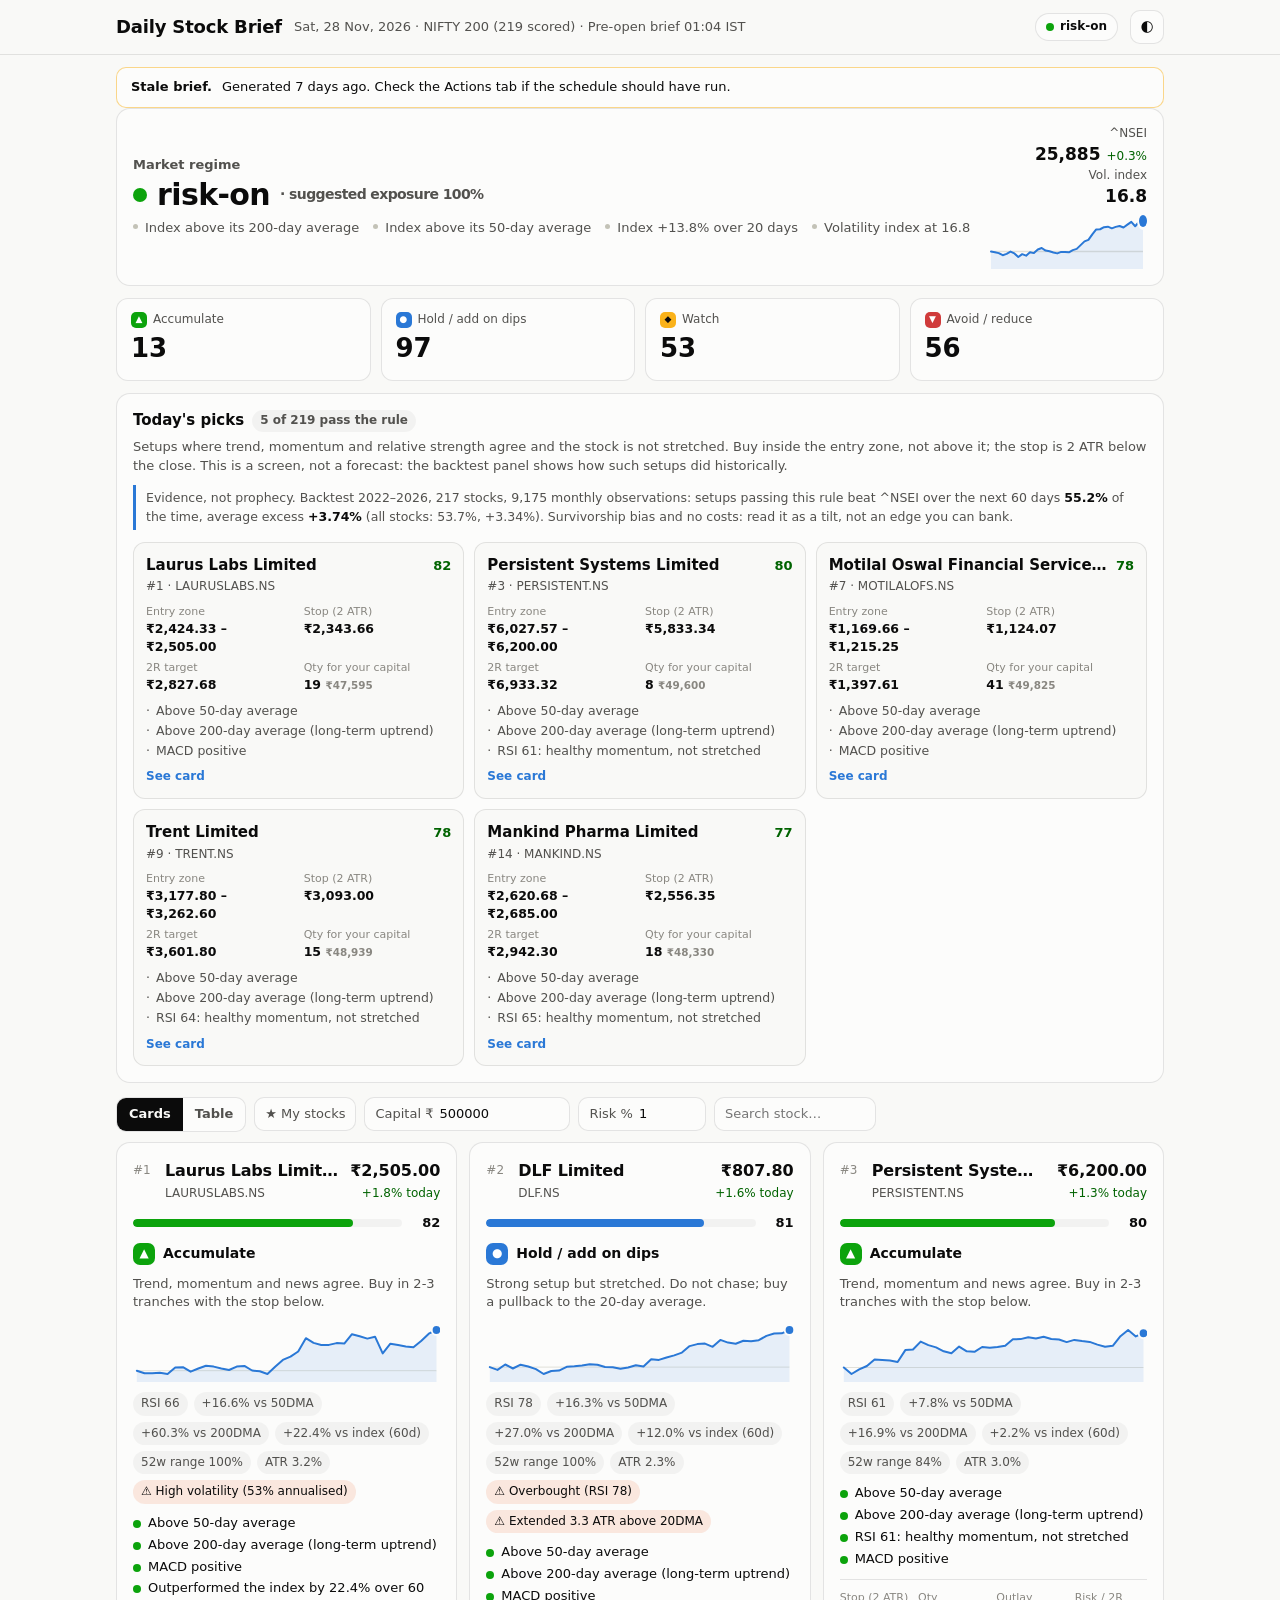
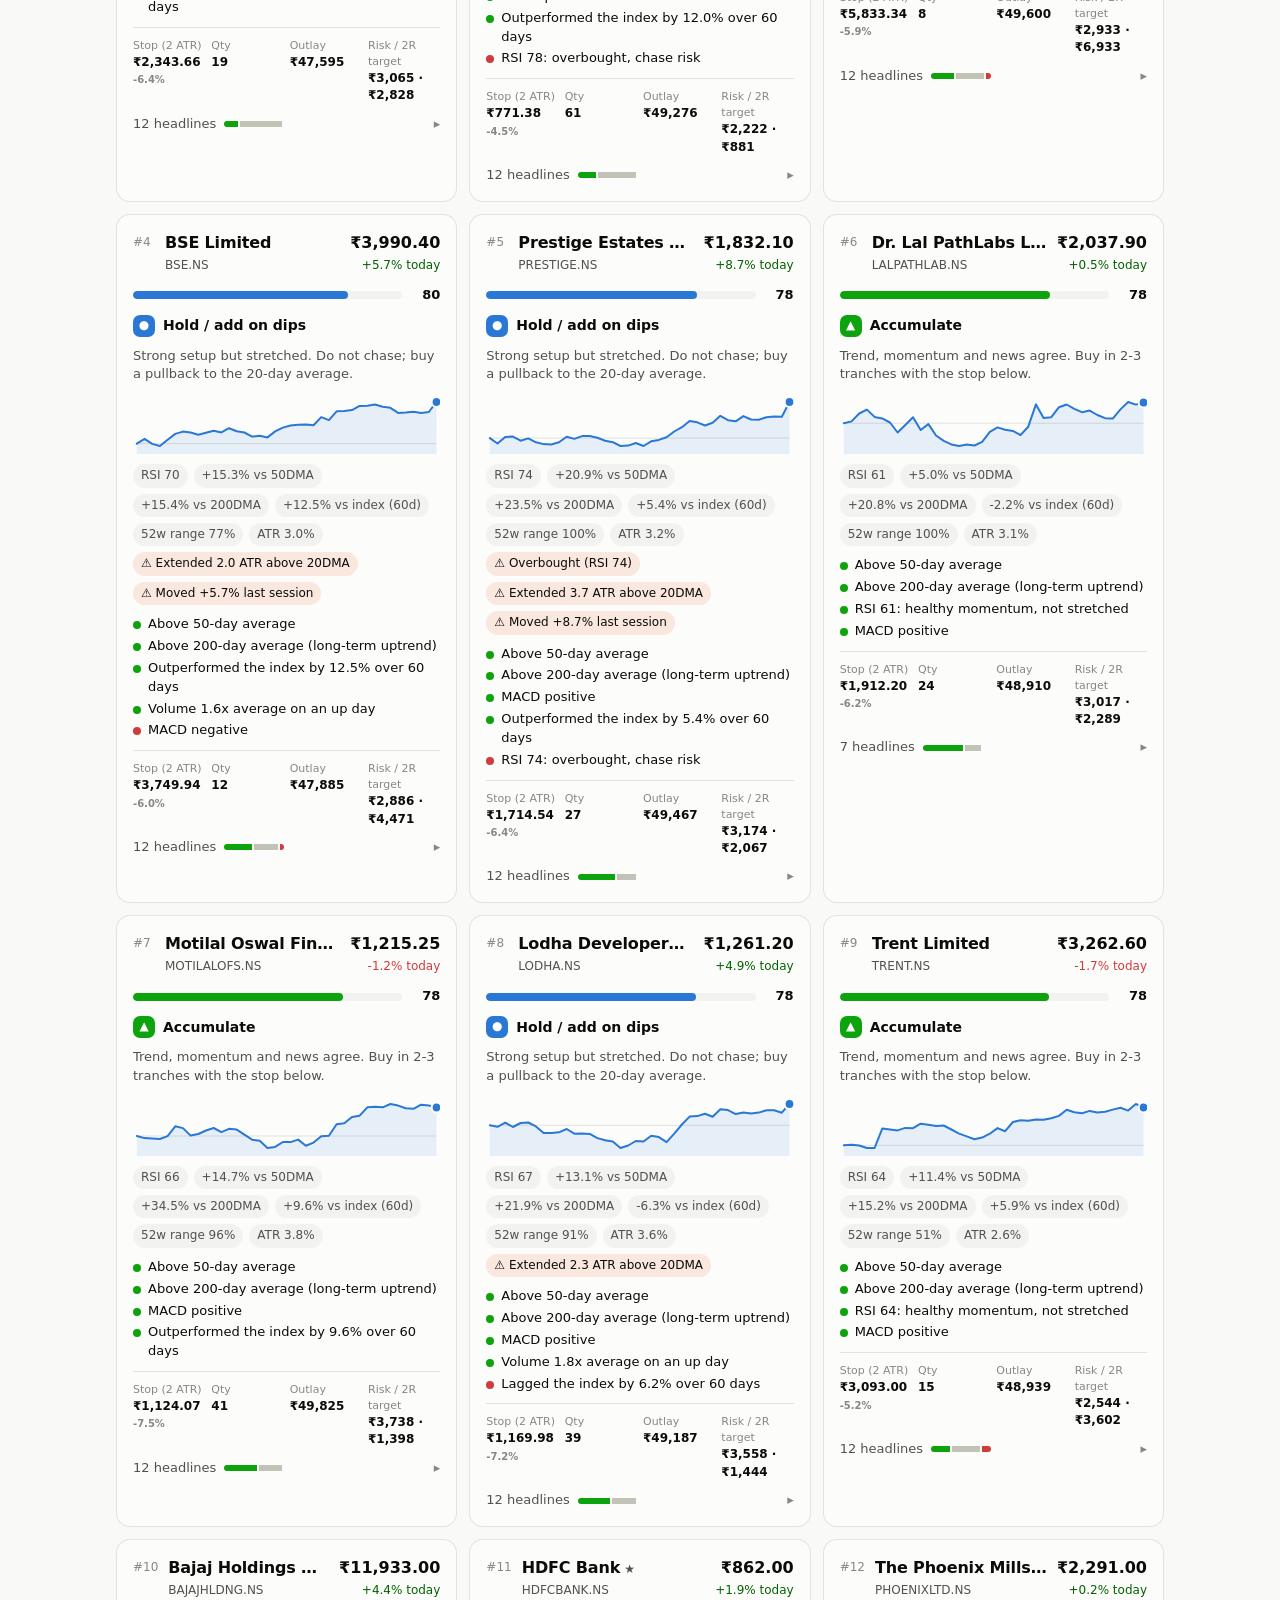
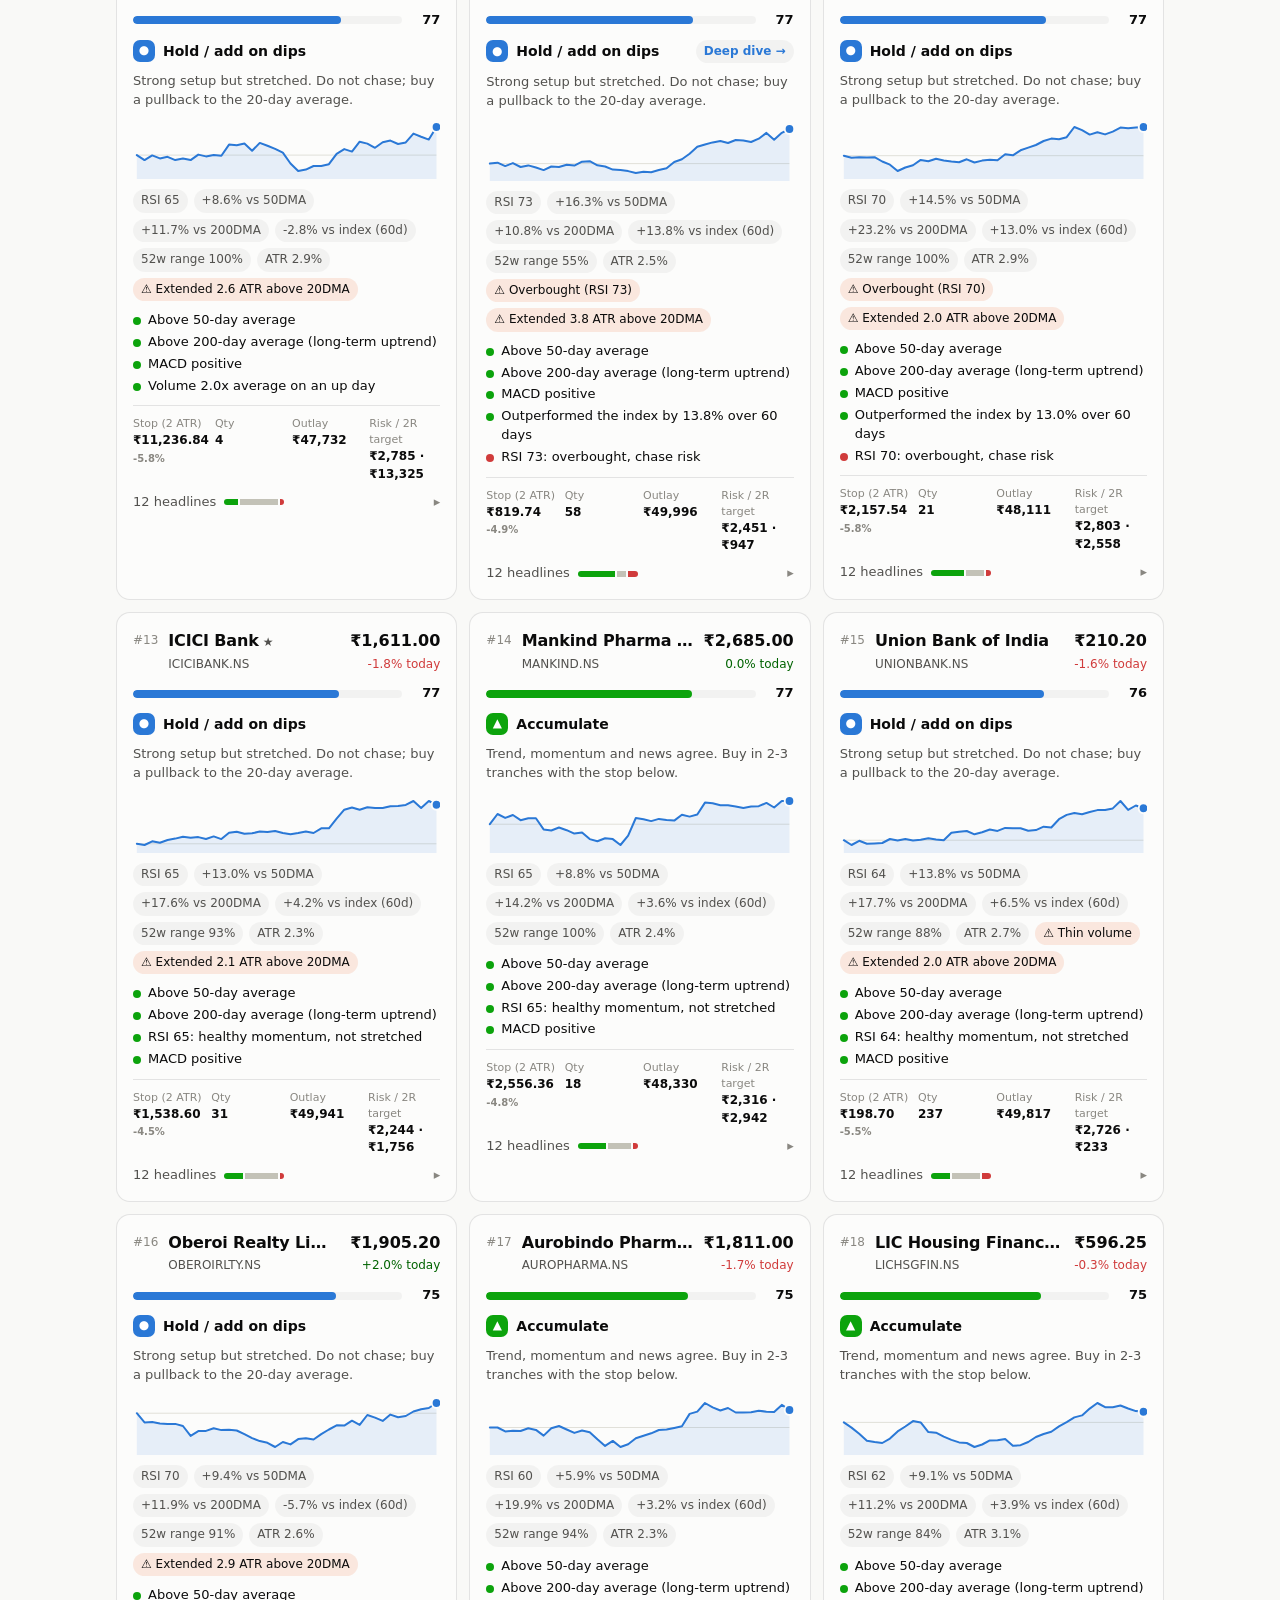
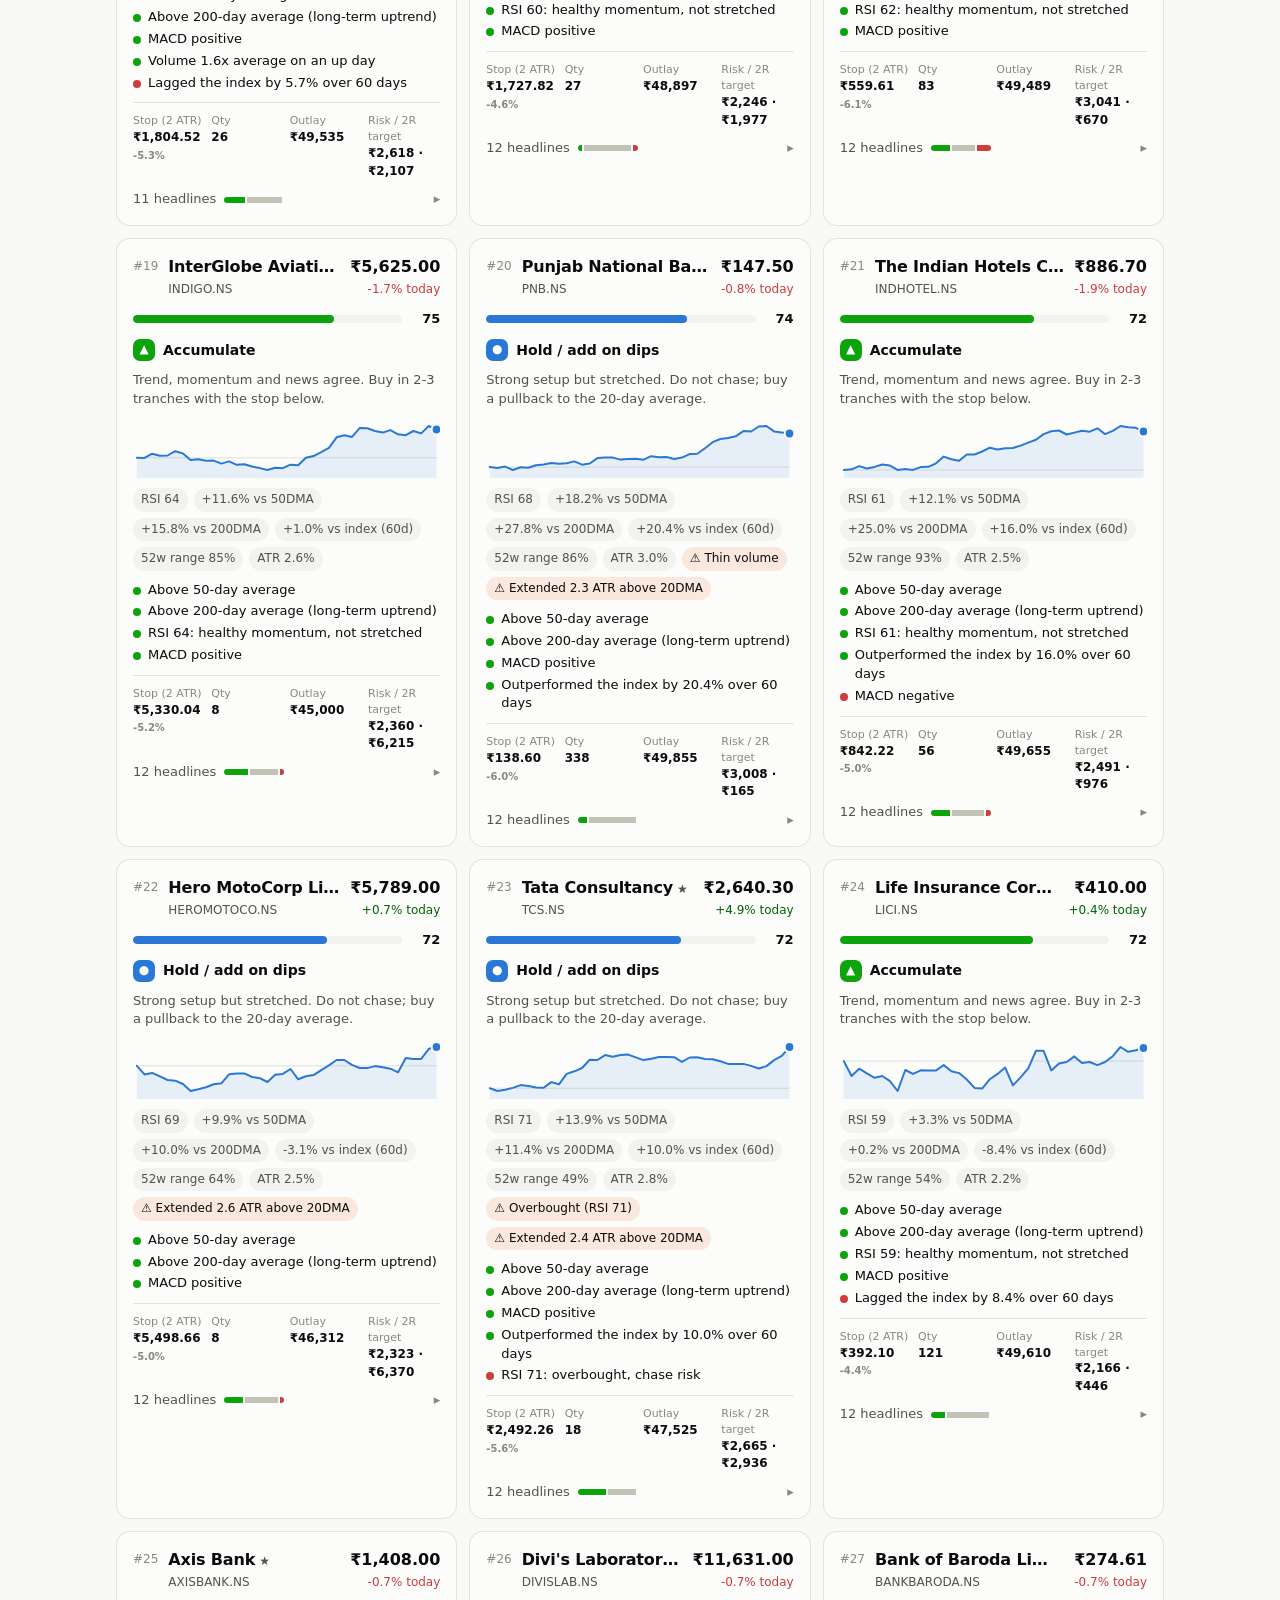
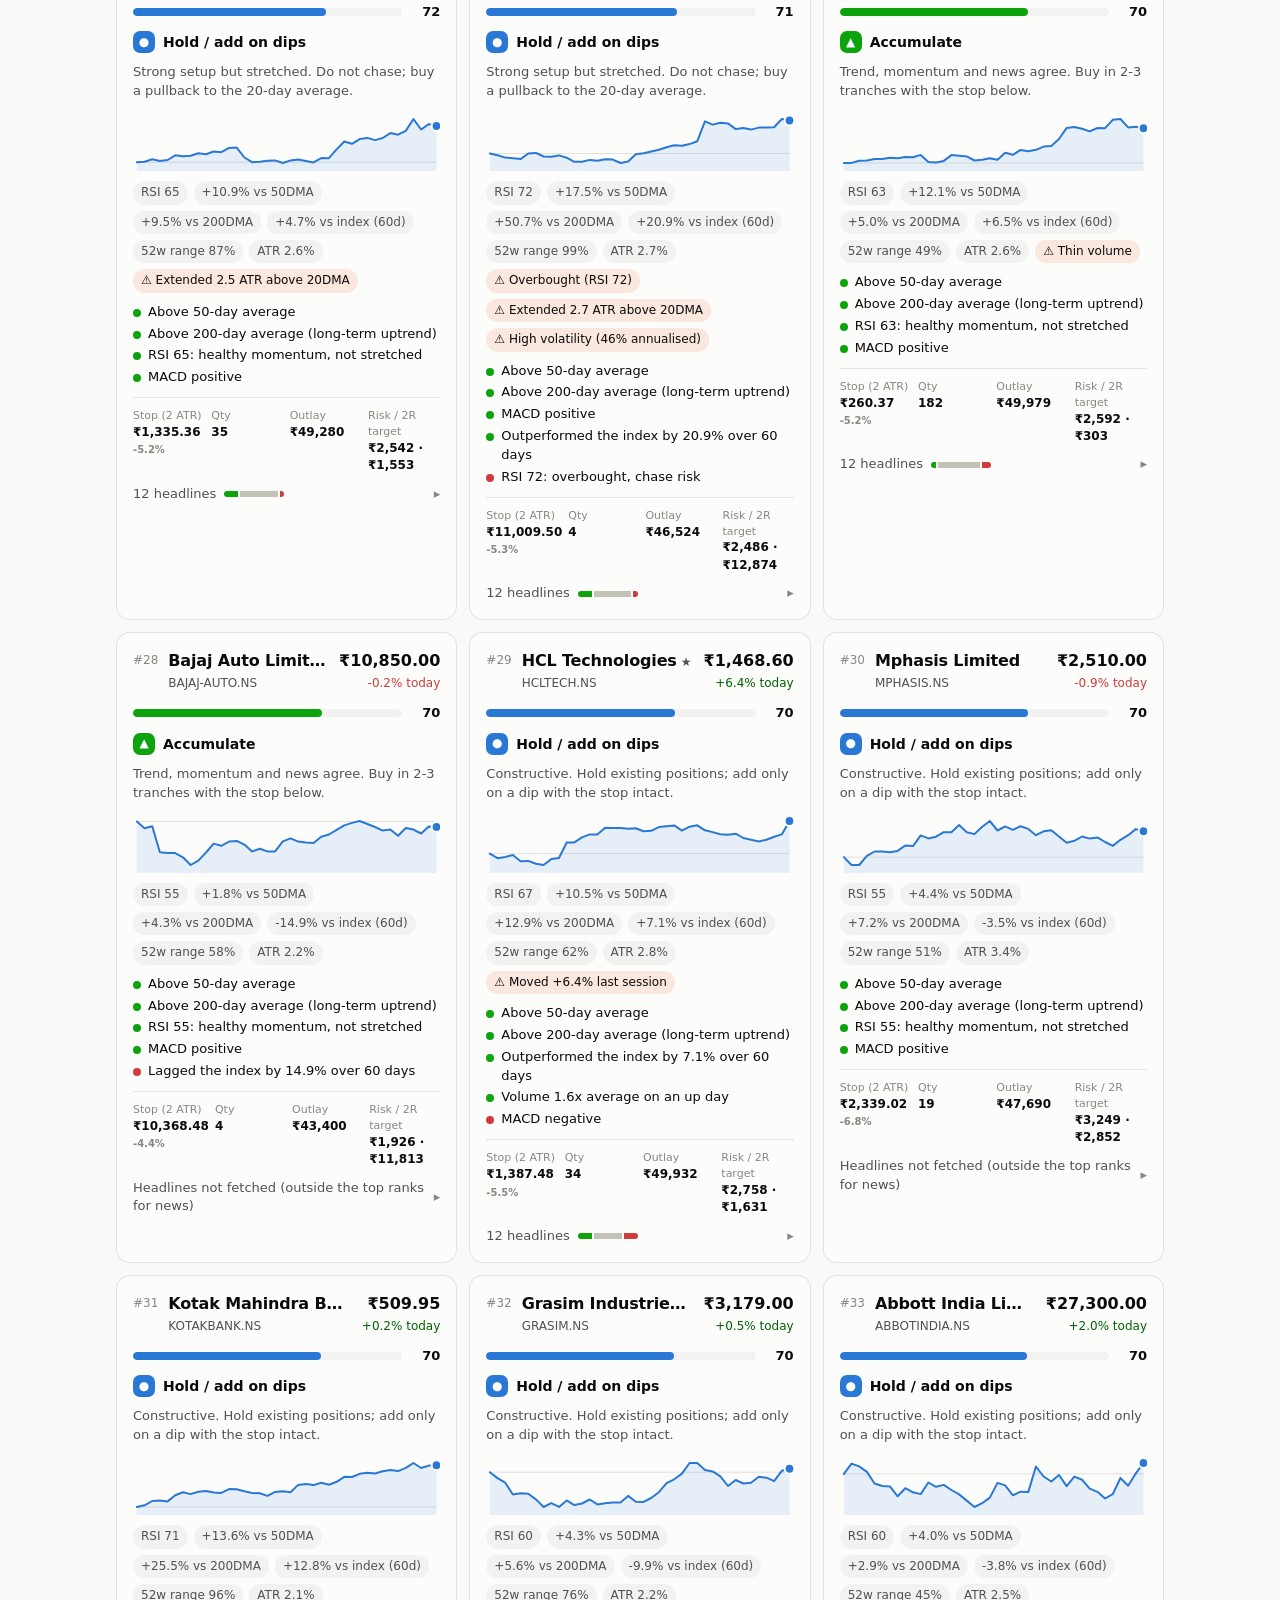
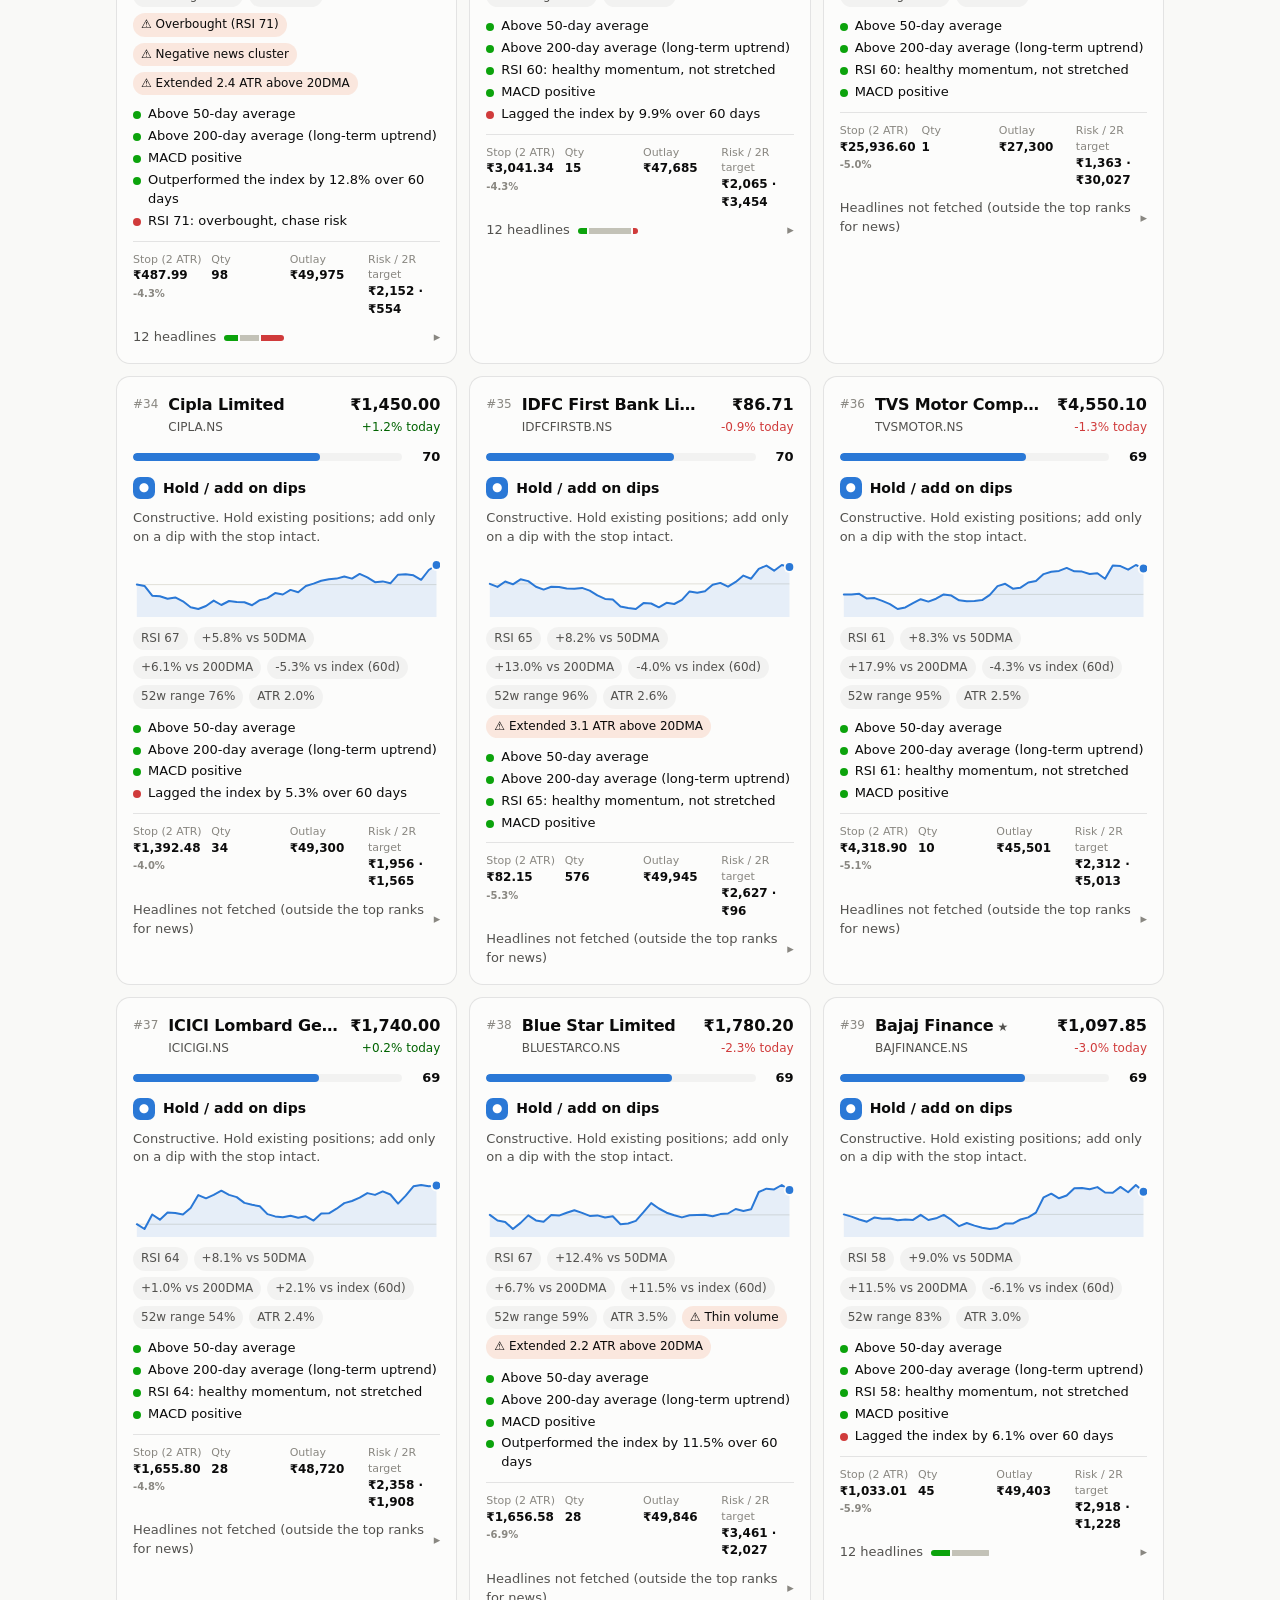
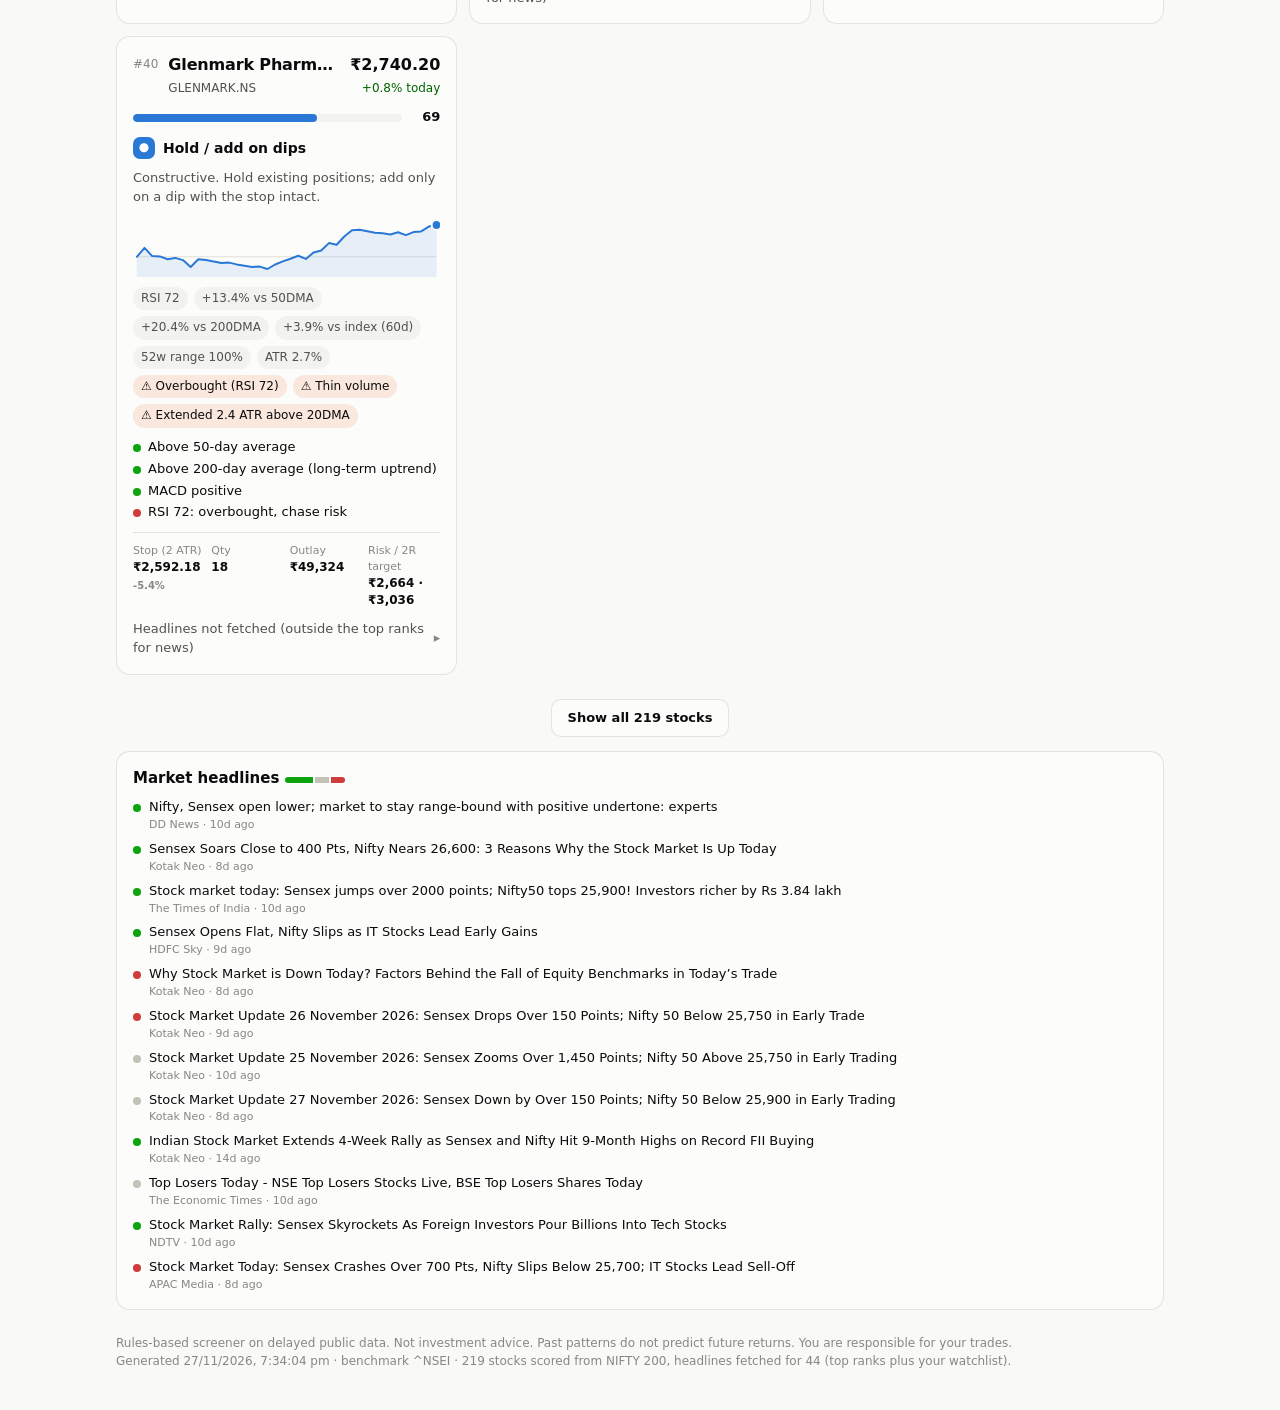
<file: index.html>
<!DOCTYPE html>
<html lang="en">
<head>
<meta charset="UTF-8">
<meta name="viewport" content="width=device-width, initial-scale=1, viewport-fit=cover">
<title>Daily Stock Brief</title>
<meta name="description" content="Rules-based daily stock brief: market regime, ranked watchlist, actions, stops and position sizes.">
<meta name="color-scheme" content="light dark">
<style>
:root{
  color-scheme:light;
  --page:#f9f9f7; --surface:#fcfcfb; --ink:#0b0b0b; --ink-2:#52514e; --muted:#898781;
  --grid:#e1e0d9; --axis:#c3c2b7; --border:rgba(11,11,11,.10); --wash:rgba(11,11,11,.04);
  --series:#2a78d6; --good:#0ca30c; --good-text:#006300; --warn:#fab219; --serious:#ec835a; --crit:#d03b3b;
  --radius:14px;
}
@media (prefers-color-scheme:dark){
  :root:not([data-theme="light"]){
    color-scheme:dark;
    --page:#0d0d0d; --surface:#1a1a19; --ink:#f0efec; --ink-2:#c3c2b7; --muted:#898781;
    --grid:#2c2c2a; --axis:#383835; --border:rgba(255,255,255,.10); --wash:rgba(255,255,255,.05);
    --series:#3987e5; --good-text:#0ca30c;
  }
}
:root[data-theme="dark"]{
  color-scheme:dark;
  --page:#0d0d0d; --surface:#1a1a19; --ink:#f0efec; --ink-2:#c3c2b7; --muted:#898781;
  --grid:#2c2c2a; --axis:#383835; --border:rgba(255,255,255,.10); --wash:rgba(255,255,255,.05);
  --series:#3987e5; --good-text:#0ca30c;
}
*{box-sizing:border-box;margin:0;padding:0;-webkit-tap-highlight-color:transparent}
html{height:100%}
body{font-family:system-ui,-apple-system,"Segoe UI",Roboto,sans-serif;background:var(--page);color:var(--ink);
  line-height:1.45;font-size:15px;padding-bottom:40px}
a{color:inherit}
button,input,select{font:inherit;color:inherit}
button{border:0;background:none;cursor:pointer}
.wrap{max-width:1080px;margin:0 auto;padding:0 16px}
header{position:sticky;top:0;z-index:20;background:var(--page);border-bottom:1px solid var(--border);
  padding:calc(10px + env(safe-area-inset-top)) 0 10px}
header .wrap{display:flex;align-items:center;gap:12px;flex-wrap:wrap}
header h1{font-size:18px;font-weight:700;letter-spacing:-.01em}
header .date{color:var(--ink-2);font-size:13px}
header .spacer{flex:1}
.chip{display:inline-flex;align-items:center;gap:6px;font-size:12px;font-weight:600;padding:4px 10px;border-radius:999px;
  border:1px solid var(--border);background:var(--surface);white-space:nowrap}
.chip .dot{width:8px;height:8px;border-radius:50%;background:var(--muted)}
.icon-btn{width:34px;height:34px;border-radius:10px;border:1px solid var(--border);background:var(--surface);display:grid;place-items:center}
.banner{margin:12px 0 0;padding:10px 14px;border-radius:10px;font-size:13px;border:1px solid var(--border);background:var(--surface);
  display:flex;gap:10px;align-items:flex-start}
.banner.warn{border-color:color-mix(in srgb,var(--warn) 50%,transparent)}
.banner.err{border-color:color-mix(in srgb,var(--crit) 50%,transparent)}
.banner b{font-weight:700}
.banner code{font-size:12px;background:var(--wash);padding:1px 5px;border-radius:4px}
main{padding-top:14px}
.card{background:var(--surface);border:1px solid var(--border);border-radius:var(--radius);padding:16px}
.grid{display:grid;gap:12px}
.regime{display:grid;grid-template-columns:1fr auto;gap:14px;align-items:center}
.regime h2{font-size:13px;font-weight:600;color:var(--ink-2);text-transform:none;margin-bottom:4px}
.regime .state{font-size:30px;font-weight:700;letter-spacing:-.02em;line-height:1.1;display:flex;align-items:center;gap:10px}
.regime .state .dot{width:14px;height:14px;border-radius:50%}
.regime ul{list-style:none;margin-top:8px;color:var(--ink-2);font-size:13px;display:flex;flex-wrap:wrap;gap:4px 14px}
.regime ul li::before{content:"";display:inline-block;width:5px;height:5px;border-radius:50%;background:var(--axis);margin:0 7px 3px 0}
.regime .bench{text-align:right;font-size:12px;color:var(--ink-2)}
.regime .bench b{display:block;font-size:17px;color:var(--ink);font-weight:600}
.tiles{display:grid;grid-template-columns:repeat(4,1fr);gap:10px;margin-top:12px}
.tile{background:var(--surface);border:1px solid var(--border);border-radius:12px;padding:12px 14px;text-align:left}
.tile .lbl{font-size:12px;color:var(--ink-2);display:flex;align-items:center;gap:6px}
.tile .val{font-size:26px;font-weight:600;margin-top:2px}
.tile.active{outline:2px solid var(--ink);outline-offset:-2px}
.controls{display:flex;flex-wrap:wrap;gap:8px;align-items:center;margin:14px 0 10px}
.seg{display:inline-flex;border:1px solid var(--border);border-radius:10px;overflow:hidden;background:var(--surface)}
.seg button{padding:7px 12px;font-size:13px;font-weight:600;color:var(--ink-2)}
.seg button[aria-pressed="true"]{background:var(--ink);color:var(--page)}
.field{display:flex;align-items:center;gap:6px;font-size:13px;color:var(--ink-2);background:var(--surface);border:1px solid var(--border);border-radius:10px;padding:0 10px;height:34px}
.field input{border:0;background:none;width:120px;outline:none;color:var(--ink)}
.field input[type=search]{width:140px}
.cards{display:grid;grid-template-columns:repeat(auto-fill,minmax(320px,1fr));gap:12px}
.stock{display:flex;flex-direction:column;gap:10px}
.stock .top{display:flex;gap:10px;align-items:flex-start}
.stock .rank{font-size:12px;color:var(--muted);font-variant-numeric:tabular-nums;min-width:22px;padding-top:3px}
.stock .nm{flex:1;min-width:0}
.stock .nm b{display:block;font-size:16px;font-weight:700;letter-spacing:-.01em;white-space:nowrap;overflow:hidden;text-overflow:ellipsis}
.stock .nm span{font-size:12px;color:var(--ink-2)}
.stock .px{text-align:right;white-space:nowrap}
.stock .px b{display:block;font-size:16px;font-weight:600}
.stock .px span{font-size:12px;color:var(--ink-2)}
.stock .px span.up{color:var(--good-text)}
.stock .px span.dn{color:var(--crit)}
.meter{display:flex;align-items:center;gap:10px}
.meter .track{flex:1;height:8px;border-radius:999px;background:var(--wash);overflow:hidden}
.meter .fill{height:100%;border-radius:999px}
.meter .num{font-size:13px;font-weight:600;min-width:28px;text-align:right;font-variant-numeric:tabular-nums}
.action{display:flex;align-items:center;gap:8px;font-weight:700;font-size:14px}
.action .ic{width:22px;height:22px;border-radius:7px;display:grid;place-items:center;color:#fff;font-size:12px;flex:none}
.action .ic.warn{color:#0b0b0b}
.instr{font-size:13px;color:var(--ink-2)}
.picks h2{font-size:15px;font-weight:700;display:flex;align-items:center;gap:8px;flex-wrap:wrap}
.picks h2 .n{font-size:12px;font-weight:600;color:var(--ink-2);background:var(--wash);padding:2px 8px;border-radius:999px}
.picks .note{font-size:13px;color:var(--ink-2);margin:6px 0 10px}
.picks .ev{font-size:12.5px;border-left:3px solid var(--series);padding:4px 10px;margin:0 0 12px;color:var(--ink-2)}
.picks .ev b{color:var(--ink)}
.pickgrid{display:grid;grid-template-columns:repeat(auto-fill,minmax(250px,1fr));gap:10px}
.pick{border:1px solid var(--border);border-radius:12px;padding:12px;display:flex;flex-direction:column;gap:8px;background:var(--page)}
.pick .h{display:flex;gap:8px;align-items:baseline}
.pick .h b{flex:1;min-width:0;white-space:nowrap;overflow:hidden;text-overflow:ellipsis;font-size:15px}
.pick .h .sc{font-size:13px;font-weight:700;color:var(--good-text)}
.pick .sym{font-size:12px;color:var(--ink-2);margin-top:-6px}
.pick .z{display:grid;grid-template-columns:1fr 1fr;gap:4px 10px;font-size:12.5px}
.pick .z span{color:var(--muted);font-size:11px;display:block}
.pick .z b{font-weight:600;font-variant-numeric:tabular-nums}
.pick ul{list-style:none;font-size:12.5px;color:var(--ink-2);display:grid;gap:2px}
.pick ul li::before{content:"·";margin-right:6px}
.pick .links{display:flex;gap:10px;font-size:12px;font-weight:600}
.pick .links a{color:var(--series);text-decoration:none}
.star{color:var(--warn);font-size:13px;margin-left:4px}
.more{display:block;margin:12px auto 0;padding:9px 16px;border-radius:10px;border:1px solid var(--border);background:var(--surface);font-weight:600;font-size:13px}
button.field[aria-pressed="true"]{background:var(--ink);color:var(--page);border-color:var(--ink)}
.action .dive{margin-left:auto;font-size:12px;font-weight:600;color:var(--series);text-decoration:none;padding:3px 8px;border-radius:999px;background:var(--wash)}
.action .dive:hover{text-decoration:underline}
.spark{width:100%;height:60px;display:block}
.kv{display:flex;flex-wrap:wrap;gap:6px}
.kv span{font-size:12px;padding:3px 8px;border-radius:999px;background:var(--wash);color:var(--ink-2);white-space:nowrap}
.kv span.flag{background:color-mix(in srgb,var(--serious) 18%,transparent);color:var(--ink)}
.reasons{font-size:13px;display:grid;gap:3px}
.reasons li{list-style:none;display:flex;gap:7px;align-items:flex-start}
.reasons li::before{content:"";width:8px;height:8px;border-radius:50%;margin-top:6px;flex:none}
.reasons li.u::before{background:var(--good)}
.reasons li.d::before{background:var(--crit)}
.pos{display:grid;grid-template-columns:repeat(4,1fr);gap:6px;font-size:12px;border-top:1px solid var(--border);padding-top:10px}
.pos div span{display:block;color:var(--muted);font-size:11px}
.pos div b{font-weight:600;font-variant-numeric:tabular-nums}
details.news summary{cursor:pointer;font-size:13px;color:var(--ink-2);list-style:none;display:flex;align-items:center;gap:8px}
details.news summary::-webkit-details-marker{display:none}
details.news summary::after{content:"▸";margin-left:auto;color:var(--muted);transition:transform .15s}
details.news[open] summary::after{transform:rotate(90deg)}
.news ul{list-style:none;margin-top:8px;display:grid;gap:7px}
.news li{display:flex;gap:8px;font-size:13px;align-items:flex-start}
.news li .s{width:8px;height:8px;border-radius:50%;margin-top:6px;flex:none;background:var(--axis)}
.news li .s.p{background:var(--good)} .news li .s.n{background:var(--crit)}
.news li a{text-decoration:none}
.news li a:hover{text-decoration:underline}
.news li small{display:block;color:var(--muted);font-size:11px}
.sentbar{display:inline-flex;gap:2px;height:6px;border-radius:999px;overflow:hidden;width:60px}
.sentbar i{display:block;height:100%}
table{width:100%;border-collapse:collapse;font-size:13px;font-variant-numeric:tabular-nums}
th,td{padding:8px 8px;text-align:right;border-bottom:1px solid var(--grid);white-space:nowrap}
th{font-weight:600;color:var(--ink-2);font-size:12px;background:var(--surface)}
th:first-child,td:first-child,th:nth-child(2),td:nth-child(2){text-align:left}
td .act{display:inline-flex;align-items:center;gap:6px}
td .act i{width:10px;height:10px;border-radius:3px;display:inline-block}
.tablewrap{overflow:auto;border-radius:var(--radius)}
.ai p{font-size:14px;margin-bottom:8px}
.ai h3{font-size:13px;color:var(--ink-2);font-weight:600;margin:10px 0 4px}
.ai ul{list-style:none;display:grid;gap:4px;font-size:13px}
.ai ul b{font-weight:600}
.mkt h2,.ai h2,.sec h2{font-size:15px;font-weight:700;margin-bottom:8px}
footer{margin-top:24px;font-size:12px;color:var(--muted);line-height:1.5}
footer details{margin-top:6px}
.hidden{display:none !important}
.empty{text-align:center;padding:40px 16px;color:var(--ink-2)}
@media (max-width:640px){
  .tiles{grid-template-columns:repeat(2,1fr)}
  .regime{grid-template-columns:1fr}
  .regime .bench{text-align:left;display:flex;gap:16px}
  .regime .state{font-size:24px}
}
@media (prefers-reduced-motion:reduce){*{transition:none !important}}
</style>
</head>
<body>
<header>
  <div class="wrap">
    <h1>Daily Stock Brief</h1>
    <span class="date" id="date">loading…</span>
    <span class="spacer"></span>
    <span class="chip" id="regimeChip"><span class="dot"></span><span>regime</span></span>
    <button class="icon-btn" id="theme" title="Toggle light/dark" aria-label="Toggle theme">◐</button>
  </div>
</header>

<div class="wrap">
  <div id="banner" class="banner hidden"></div>
</div>

<main class="wrap">
  <section class="card regime" id="regime"></section>

  <section class="tiles" id="tiles" aria-label="Summary by action"></section>

  <section class="card picks hidden" id="picks" style="margin-top:12px"></section>

  <section class="card ai hidden" id="ai"></section>

  <div class="controls">
    <div class="seg" role="group" aria-label="View">
      <button id="viewCards" aria-pressed="true">Cards</button>
      <button id="viewTable" aria-pressed="false">Table</button>
    </div>
    <button class="field" id="mine" aria-pressed="false" title="Only the stocks in your watchlist">★ My stocks</button>
    <label class="field">Capital ₹ <input id="capital" type="number" min="1000" step="1000" inputmode="numeric"></label>
    <label class="field">Risk % <input id="risk" type="number" min="0.1" max="5" step="0.1" style="width:56px"></label>
    <label class="field"><input id="q" type="search" placeholder="Search stock…" aria-label="Search stock"></label>
  </div>

  <section class="cards" id="cards" aria-live="polite"></section>
  <section class="card tablewrap hidden" id="table"></section>

  <section class="card mkt" id="market" style="margin-top:14px"></section>

  <footer id="foot"></footer>
</main>

<script>
(function(){
'use strict';
const $ = s => document.querySelector(s);
const esc = s => String(s ?? '').replace(/[&<>"']/g, c => ({'&':'&amp;','<':'&lt;','>':'&gt;','"':'&quot;',"'":'&#39;'}[c]));
const ACT = {
  'Accumulate':        {cls:'good',  color:'var(--good)',   glyph:'▲'},
  'Hold / add on dips':{cls:'hold',  color:'var(--series)', glyph:'●'},
  'Watch':             {cls:'warn',  color:'var(--warn)',   glyph:'◆'},
  'Avoid / reduce':    {cls:'crit',  color:'var(--crit)',   glyph:'▼'},
};
const REGIME = {'risk-on':'var(--good)','neutral':'var(--warn)','risk-off':'var(--crit)','unknown':'var(--muted)'};
let brief = null, filter = 'all', view = 'cards', query = '', mine = false, showAll = false, backtest = null;
let capital = 0, riskPct = 1, maxPosPct = 10, dives = {};

/* ---------- theme ---------- */
const root = document.documentElement;
try { const t = localStorage.getItem('sa_theme'); if (t) root.dataset.theme = t; } catch (e) {}
$('#theme').onclick = () => {
  const dark = root.dataset.theme ? root.dataset.theme === 'dark' : matchMedia('(prefers-color-scheme: dark)').matches;
  root.dataset.theme = dark ? 'light' : 'dark';
  try { localStorage.setItem('sa_theme', root.dataset.theme); } catch (e) {}
};

/* ---------- formatting ---------- */
const fmtN = (n, d=2) => n == null ? '–' : Number(n).toLocaleString('en-IN', {maximumFractionDigits:d, minimumFractionDigits:d});
const fmtI = n => n == null ? '–' : Number(n).toLocaleString('en-IN', {maximumFractionDigits:0});
const fmtP = (n, d=1) => { if (n == null) return '–'; const v = +Number(n).toFixed(d) || 0; return (v > 0 ? '+' : '') + v.toFixed(d) + '%'; };
const cur = s => s.currency === 'USD' ? '$' : (s.currency === 'INR' || !s.currency ? '₹' : s.currency + ' ');
function ago(iso){
  if (!iso) return '';
  const h = Math.max(0, (Date.now() - new Date(iso).getTime()) / 36e5);
  if (h < 1) return 'just now';
  if (h < 24) return Math.round(h) + 'h ago';
  return Math.round(h / 24) + 'd ago';
}

/* ---------- sparkline (single series, 2px line, 10% wash, end dot with surface ring) ---------- */
function spark(values, w=320, h=60){
  if (!values || values.length < 2) return '';
  const min = Math.min(...values), max = Math.max(...values), span = (max - min) || 1;
  const px = i => (i / (values.length - 1)) * (w - 8) + 4;
  const py = v => h - 8 - ((v - min) / span) * (h - 16);
  const pts = values.map((v, i) => `${px(i).toFixed(1)},${py(v).toFixed(1)}`);
  const first = py(values[0]).toFixed(1);
  const lastX = px(values.length - 1).toFixed(1), lastY = py(values[values.length - 1]).toFixed(1);
  return `<svg class="spark" viewBox="0 0 ${w} ${h}" preserveAspectRatio="none" role="img" aria-label="60-day price trend">
    <line x1="4" y1="${first}" x2="${w-4}" y2="${first}" stroke="var(--grid)" stroke-width="1"/>
    <path d="M${pts.join(' L')} L${lastX},${h} L4,${h} Z" fill="var(--series)" opacity=".10"/>
    <polyline points="${pts.join(' ')}" fill="none" stroke="var(--series)" stroke-width="2" stroke-linejoin="round" stroke-linecap="round" vector-effect="non-scaling-stroke"/>
    <circle cx="${lastX}" cy="${lastY}" r="6" fill="var(--surface)"/>
    <circle cx="${lastX}" cy="${lastY}" r="4" fill="var(--series)"/>
  </svg>`;
}

/* ---------- position sizing (client-side, so capital is editable) ---------- */
function sizeFor(s){
  const ind = s.indicators || {};
  if (!ind.atr14 || !ind.close || !capital) return null;
  const price = ind.close, stop = +(price - 2 * ind.atr14).toFixed(2), rps = price - stop;
  if (rps <= 0) return null;
  let qty = Math.floor((capital * riskPct / 100) / rps);
  qty = Math.max(0, Math.min(qty, Math.floor((capital * maxPosPct / 100) / price)));
  return {stop, stop_pct: -rps / price * 100, qty, value: qty * price, risk: qty * rps, target: +(price + 2 * rps).toFixed(2)};
}

/* ---------- renderers ---------- */
function renderRegime(){
  const r = brief.regime || {state:'unknown', notes:[]};
  const b = brief.benchmark || {}, bi = b.indicators || {};
  const color = REGIME[r.state] || REGIME.unknown;
  const chip = $('#regimeChip'); chip.querySelector('.dot').style.background = color;
  chip.lastElementChild.textContent = r.state;
  $('#regime').innerHTML = `
    <div>
      <h2>Market regime</h2>
      <div class="state"><span class="dot" style="background:${color}"></span>${esc(r.state)}
        <span style="font-size:14px;font-weight:600;color:var(--ink-2)">· suggested exposure ${r.exposure_pct ?? '–'}%</span></div>
      <ul>${(r.notes||[]).map(n => `<li>${esc(n)}</li>`).join('')}</ul>
    </div>
    <div class="bench">
      <div>${esc(b.symbol || 'Benchmark')}<b>${fmtN(bi.close, 0)} <span style="font-size:12px;font-weight:500;color:${(bi.change_1d_pct||0) >= 0 ? 'var(--good-text)' : 'var(--crit)'}">${fmtP(bi.change_1d_pct)}</span></b></div>
      <div>Vol. index<b>${b.vix == null ? '–' : fmtN(b.vix, 1)}</b></div>
      <div style="width:160px">${spark(b.spark, 160, 40)}</div>
    </div>`;
}

function renderTiles(){
  const counts = {};
  for (const s of brief.stocks) counts[s.action] = (counts[s.action] || 0) + 1;
  const keys = Object.keys(ACT);
  $('#tiles').innerHTML = keys.map(k => `
    <button class="tile ${filter === k ? 'active' : ''}" data-f="${esc(k)}" aria-pressed="${filter === k}">
      <div class="lbl"><span class="action" style="font-weight:600"><span class="ic ${ACT[k].cls}" style="background:${ACT[k].color};width:16px;height:16px;font-size:9px;border-radius:5px">${ACT[k].glyph}</span></span>${esc(k)}</div>
      <div class="val">${counts[k] || 0}</div>
    </button>`).join('');
  $('#tiles').querySelectorAll('.tile').forEach(t => t.onclick = () => { filter = filter === t.dataset.f ? 'all' : t.dataset.f; renderTiles(); renderList(); });
}

function visible(){
  const q = query.trim().toLowerCase();
  return brief.stocks.filter(s => (filter === 'all' || s.action === filter) && (!mine || s.in_watchlist) &&
    (!q || s.symbol.toLowerCase().includes(q) || (s.name||'').toLowerCase().includes(q)));
}

function sentBar(sent){
  if (!sent || !sent.n) return '';
  const t = sent.n;
  return `<span class="sentbar" title="${sent.pos} positive · ${sent.neu} neutral · ${sent.neg} negative">
    <i style="width:${sent.pos/t*100}%;background:var(--good)"></i><i style="width:${sent.neu/t*100}%;background:var(--axis)"></i><i style="width:${sent.neg/t*100}%;background:var(--crit)"></i></span>`;
}

function card(s){
  const a = ACT[s.action] || ACT.Watch, ind = s.indicators || {}, p = sizeFor(s), c = cur(s);
  const vs50 = ind.sma50 ? (ind.close / ind.sma50 - 1) * 100 : null;
  const vs200 = ind.sma200 ? (ind.close / ind.sma200 - 1) * 100 : null;
  return `<article class="card stock" data-sym="${esc(s.symbol)}">
    <div class="top">
      <span class="rank">#${s.rank}</span>
      <div class="nm"><b>${esc(s.name)}${s.in_watchlist ? '<span class="star" title="In your watchlist">★</span>' : ''}</b><span>${esc(s.symbol)}</span></div>
      <div class="px"><b>${c}${fmtN(ind.close)}</b><span class="${(ind.change_1d_pct||0) >= 0 ? 'up' : 'dn'}">${fmtP(ind.change_1d_pct)} today</span></div>
    </div>
    <div class="meter" title="Composite score 0–100: trend ${s.components?.trend?.points}/30, momentum ${s.components?.momentum?.points}/25, relative strength ${s.components?.relative_strength?.points}/15, volume ${s.components?.volume?.points}/10, news ${s.components?.news?.points}/20">
      <div class="track"><div class="fill" style="width:${s.score}%;background:${a.color}"></div></div><span class="num">${Math.round(s.score)}</span>
    </div>
    <div class="action"><span class="ic ${a.cls}" style="background:${a.color}">${a.glyph}</span>${esc(s.action)}
      ${dives[s.symbol] ? `<a class="dive" href="report.html?symbol=${encodeURIComponent(s.symbol)}" title="Six-part deep dive, data as of ${esc((dives[s.symbol].generated_at||'').slice(0,10))}">Deep dive →</a>` : ''}</div>
    <div class="instr">${esc(s.instruction)}</div>
    ${spark(s.spark)}
    <div class="kv">
      <span>RSI ${ind.rsi14 == null ? '–' : Math.round(ind.rsi14)}</span>
      <span>${fmtP(vs50)} vs 50DMA</span>
      <span>${fmtP(vs200)} vs 200DMA</span>
      <span>${s.rel_60d_pct == null ? '–' : fmtP(s.rel_60d_pct)} vs index (60d)</span>
      <span>52w range ${ind.pos_52w_pct == null ? '–' : Math.round(ind.pos_52w_pct) + '%'}</span>
      <span>ATR ${ind.atr_pct == null ? '–' : ind.atr_pct.toFixed(1) + '%'}</span>
      ${(s.flags||[]).map(f => `<span class="flag">⚠ ${esc(f)}</span>`).join('')}
    </div>
    <ul class="reasons">
      ${(s.reasons_up||[]).map(r => `<li class="u">${esc(r)}</li>`).join('')}
      ${(s.reasons_down||[]).map(r => `<li class="d">${esc(r)}</li>`).join('')}
    </ul>
    ${p ? `<div class="pos">
      <div><span>Stop (2 ATR)</span><b>${c}${fmtN(p.stop)} <small style="color:var(--muted)">${p.stop_pct.toFixed(1)}%</small></b></div>
      <div><span>Qty</span><b>${fmtI(p.qty)}</b></div>
      <div><span>Outlay</span><b>${c}${fmtI(p.value)}</b></div>
      <div><span>Risk / 2R target</span><b>${c}${fmtI(p.risk)} · ${c}${fmtN(p.target, 0)}</b></div>
    </div>` : ''}
    <details class="news"><summary>${s.news_fetched === false ? 'Headlines not fetched (outside the top ' + (brief.universe ? 'ranks' : '') + ' for news)' : (s.news||[]).length + ' headlines'} ${sentBar(s.sentiment)}</summary>
      <ul>${(s.news||[]).map(n => `<li><span class="s ${n.sentiment > 0.1 ? 'p' : n.sentiment < -0.1 ? 'n' : ''}"></span>
        <div><a href="${esc(n.link)}" target="_blank" rel="noopener">${esc(n.title)}</a><small>${esc(n.source || '')} ${n.source ? '·' : ''} ${ago(n.published)}</small></div></li>`).join('') || '<li>No recent headlines found.</li>'}</ul>
    </details>
  </article>`;
}

function renderList(){
  const list = visible();
  const cards = $('#cards'), table = $('#table');
  cards.classList.toggle('hidden', view !== 'cards'); table.classList.toggle('hidden', view !== 'table');
  if (!list.length) { cards.innerHTML = table.innerHTML = '<div class="empty">Nothing matches this filter.</div>'; return; }
  if (view === 'cards') {
    const cap = 40, narrowed = showAll || query.trim() || filter !== 'all' || mine;
    const shown = narrowed ? list : list.slice(0, cap);
    cards.innerHTML = shown.map(card).join('') + (shown.length < list.length ? `<button class="more" id="more" style="grid-column:1/-1">Show all ${list.length} stocks</button>` : '');
    const m = $('#more'); if (m) m.onclick = () => { showAll = true; renderList(); };
    return;
  }
  table.innerHTML = `<table><thead><tr>
    <th>#</th><th>Stock</th><th>Price</th><th>1d</th><th>Score</th><th>Action</th><th>RSI</th><th>vs 50DMA</th><th>vs 200DMA</th><th>vs index 60d</th><th>News</th><th>Stop</th><th>Qty</th><th>Flags</th>
    </tr></thead><tbody>${list.map(s => {
      const a = ACT[s.action] || ACT.Watch, ind = s.indicators || {}, p = sizeFor(s), c = cur(s);
      return `<tr><td>${s.rank}</td><td><b>${esc(s.name)}</b><br><small style="color:var(--muted)">${esc(s.symbol)}</small></td>
        <td>${c}${fmtN(ind.close)}</td><td style="color:${(ind.change_1d_pct||0) >= 0 ? 'var(--good-text)' : 'var(--crit)'}">${fmtP(ind.change_1d_pct)}</td>
        <td><b>${Math.round(s.score)}</b></td><td><span class="act"><i style="background:${a.color}"></i>${esc(s.action)}</span></td>
        <td>${ind.rsi14 == null ? '–' : Math.round(ind.rsi14)}</td>
        <td>${fmtP(ind.sma50 ? (ind.close/ind.sma50-1)*100 : null)}</td><td>${fmtP(ind.sma200 ? (ind.close/ind.sma200-1)*100 : null)}</td>
        <td>${s.rel_60d_pct == null ? '–' : fmtP(s.rel_60d_pct)}</td>
        <td>${s.sentiment?.n ? `${s.sentiment.pos}▲ ${s.sentiment.neg}▼` : '–'}</td>
        <td>${p ? c + fmtN(p.stop) : '–'}</td><td>${p ? fmtI(p.qty) : '–'}</td>
        <td style="white-space:normal;text-align:left;max-width:220px;font-size:12px;color:var(--ink-2)">${(s.flags||[]).map(esc).join(', ')}</td></tr>`;
    }).join('')}</tbody></table>`;
}

function renderPicks(){
  const el = $('#picks'); const picks = brief.picks || [];
  el.classList.remove('hidden');
  const bt = backtest && backtest.pick_rule && backtest.pick_rule.n ? backtest : null;
  const ev = bt ? `<div class="ev">Evidence, not prophecy. Backtest ${esc(bt.from.slice(0,4))}–${esc(bt.to.slice(0,4))}, ${bt.symbols} stocks, ${bt.observations.toLocaleString('en-IN')} monthly observations: setups passing this rule beat ${esc(bt.benchmark)} over the next 60 days <b>${bt.pick_rule.excess_60d.hit_rate}%</b> of the time, average excess <b>${bt.pick_rule.excess_60d.mean > 0 ? '+' : ''}${bt.pick_rule.excess_60d.mean}%</b> (all stocks: ${bt.all.excess_60d.hit_rate}%, ${bt.all.excess_60d.mean > 0 ? '+' : ''}${bt.all.excess_60d.mean}%). Survivorship bias and no costs: read it as a tilt, not an edge you can bank.</div>` : '';
  el.innerHTML = `<h2>Today's picks <span class="n">${picks.length} of ${brief.universe ? brief.universe.scored : brief.stocks.length} pass the rule</span></h2>
    <div class="note">${esc(brief.picks_note || '')}</div>${ev}` + (picks.length ? `<div class="pickgrid">${picks.map(pk => {
      const s = brief.stocks.find(x => x.symbol === pk.symbol) || {}; const p = sizeFor(s) || {}; const c = cur(s);
      return `<div class="pick"><div class="h"><b>${esc(pk.name)}${pk.in_watchlist ? '<span class="star">★</span>' : ''}</b><span class="sc">${Math.round(pk.score)}</span></div><div class="sym">#${pk.rank} · ${esc(pk.symbol)}</div>
        <div class="z"><div><span>Entry zone</span><b>${c}${fmtN(pk.entry_low)} – ${c}${fmtN(pk.entry_high)}</b></div><div><span>Stop (2 ATR)</span><b>${c}${fmtN(pk.stop)}</b></div>
          <div><span>2R target</span><b>${c}${fmtN(pk.target_2r)}</b></div><div><span>Qty for your capital</span><b>${p.qty != null ? fmtI(p.qty) : fmtI(pk.qty)}${p.value ? ' <small style="color:var(--muted)">' + c + fmtI(p.value) + '</small>' : ''}</b></div></div>
        <ul>${(pk.why||[]).map(w => `<li>${esc(w)}</li>`).join('')}</ul>
        <div class="links"><a href="#" data-sym="${esc(pk.symbol)}" class="jump">See card</a>${dives[pk.symbol] ? `<a href="report.html?symbol=${encodeURIComponent(pk.symbol)}">Deep dive →</a>` : ''}</div></div>`; }).join('')}</div>` : '');
  el.querySelectorAll('a.jump').forEach(a => a.onclick = e => { e.preventDefault(); query = a.dataset.sym; $('#q').value = query; renderList(); const t = document.querySelector('.stock'); if (t) t.scrollIntoView({behavior:'smooth', block:'start'}); });
}

function renderAI(){
  const ai = brief.ai; const el = $('#ai');
  if (!ai || !ai.market_note) { el.classList.add('hidden'); return; }
  el.classList.remove('hidden');
  el.innerHTML = `<h2>Analyst note</h2><p>${esc(ai.market_note)}</p>
    ${ai.top_ideas?.length ? `<h3>Ideas worth your research time</h3><ul>${ai.top_ideas.map(i => `<li><b>${esc(i.symbol)}</b> — ${esc(i.note)}</li>`).join('')}</ul>` : ''}
    ${ai.avoid?.length ? `<h3>Avoid</h3><ul>${ai.avoid.map(i => `<li><b>${esc(i.symbol)}</b> — ${esc(i.note)}</li>`).join('')}</ul>` : ''}
    ${ai.caution ? `<h3>Caution</h3><p style="font-size:13px;color:var(--ink-2)">${esc(ai.caution)}</p>` : ''}
    <small style="color:var(--muted)">Written by ${esc(ai.model || 'Claude')} from the scores and headlines above. It can be wrong.</small>`;
}

function renderMarket(){
  const n = brief.market_news || [], ms = brief.market_sentiment;
  $('#market').innerHTML = `<h2>Market headlines ${sentBar(ms)}</h2>
    <div class="news"><ul>${n.map(x => `<li><span class="s ${x.sentiment > 0.1 ? 'p' : x.sentiment < -0.1 ? 'n' : ''}"></span>
      <div><a href="${esc(x.link)}" target="_blank" rel="noopener">${esc(x.title)}</a><small>${esc(x.source||'')} ${x.source ? '·' : ''} ${ago(x.published)}</small></div></li>`).join('') || '<li>No headlines.</li>'}</ul></div>`;
}

function renderFoot(){
  const errs = brief.errors || [];
  $('#foot').innerHTML = `<div>${esc(brief.disclaimer || '')}</div>
    <div>Generated ${new Date(brief.generated_at).toLocaleString('en-IN')} · benchmark ${esc(brief.config?.benchmark||'')} · ${brief.stocks.length} stocks scored${brief.universe ? ` from ${esc(brief.universe.name)}, headlines fetched for ${brief.universe.news_fetched} (top ranks plus your watchlist)` : ''}.</div>
    ${errs.length ? `<details><summary>${errs.length} data errors this run</summary><ul style="margin:6px 0 0 16px">${errs.map(e => `<li>${esc(e)}</li>`).join('')}</ul></details>` : ''}`;
}

function banner(kind, html){ const b = $('#banner'); b.className = 'banner ' + kind; b.innerHTML = html; }

function renderAll(){
  $('#date').textContent = new Date(brief.date + 'T00:00:00').toLocaleDateString('en-IN', {weekday:'short', day:'numeric', month:'short', year:'numeric'});
  if (brief.universe) $('#date').textContent += ` · ${brief.universe.name} (${brief.universe.scored} scored)`;
  if (brief.session) { const lbl = {'pre-open':'Pre-open brief', 'intraday':'Intraday snapshot', 'post-close':'Post-close brief'}[brief.session.state] || brief.session.state;
    $('#date').textContent += ` · ${lbl} ${brief.session.local_time} IST`; }
  renderRegime(); renderTiles(); renderPicks(); renderAI(); renderList(); renderMarket(); renderFoot();
}

/* ---------- controls ---------- */
$('#viewCards').onclick = () => { view = 'cards'; $('#viewCards').setAttribute('aria-pressed','true'); $('#viewTable').setAttribute('aria-pressed','false'); renderList(); };
$('#viewTable').onclick = () => { view = 'table'; $('#viewTable').setAttribute('aria-pressed','true'); $('#viewCards').setAttribute('aria-pressed','false'); renderList(); };
$('#q').oninput = e => { query = e.target.value; renderList(); };
$('#mine').onclick = () => { mine = !mine; $('#mine').setAttribute('aria-pressed', mine); renderList(); };
$('#capital').onchange = e => { capital = +e.target.value || capital; try { localStorage.setItem('sa_capital', capital); } catch (x) {} renderList(); };
$('#risk').onchange = e => { riskPct = Math.min(5, Math.max(0.1, +e.target.value || riskPct)); e.target.value = riskPct; try { localStorage.setItem('sa_risk', riskPct); } catch (x) {} renderList(); };

/* ---------- load ---------- */
async function load(){
  const params = new URLSearchParams(location.search);
  const custom = params.get('brief');
  const candidates = custom ? [custom] : ['data/latest.json', 'data/sample-brief.json'];
  let lastErr = null;
  for (const url of candidates) {
    try {
      const r = await fetch(url, {cache:'no-store'});
      if (!r.ok) throw new Error(r.status + ' ' + r.statusText);
      brief = await r.json();
      brief.stocks = brief.stocks || [];
      const cfg = brief.config || {};
      capital = cfg.capital || 500000; riskPct = cfg.risk_per_trade_pct || 1; maxPosPct = cfg.max_position_pct || 10;
      try { capital = +localStorage.getItem('sa_capital') || capital; riskPct = +localStorage.getItem('sa_risk') || riskPct; } catch (e) {}
      $('#capital').value = capital; $('#risk').value = riskPct;
      try { const di = await fetch('data/deepdive/index.json', {cache:'no-store'}); if (di.ok) dives = await di.json(); } catch (e) { dives = {}; }
      try { const bt = await fetch('data/backtest.json', {cache:'no-store'}); if (bt.ok) backtest = await bt.json(); } catch (e) { backtest = null; }
      if (brief.sample) banner('warn', `<b>Sample data.</b><span>This is a synthetic demo brief so you can see the layout. Run <code>python3 analyze.py</code> or enable the GitHub Actions schedule to replace it with a live brief.</span>`);
      else if (url !== candidates[0] && !custom) banner('warn', `<b>Showing fallback.</b><span>${esc(candidates[0])} could not be loaded.</span>`);
      else {
        const ageH = (Date.now() - new Date(brief.generated_at).getTime()) / 36e5;
        if (ageH > 72) banner('warn', `<b>Stale brief.</b><span>Generated ${Math.round(ageH/24)} days ago. Check the Actions tab if the schedule should have run.</span>`);
        else if (brief.session && brief.session.state === 'intraday') banner('warn', `<b>Intraday snapshot (${esc(brief.session.local_time)} IST).</b><span>Today's candle is unfinished: prices are delayed, today's volume is excluded from the scoring, and the picks can change by the close. Treat as a mid-session check, not a signal.</span>`);
        else $('#banner').classList.add('hidden');
      }
      renderAll();
      return;
    } catch (e) { lastErr = e; }
  }
  $('#date').textContent = '';
  banner('err', `<b>No brief found.</b><span>Could not load ${candidates.map(esc).join(' or ')} (${esc(lastErr && lastErr.message)}). If you opened this file directly, serve the folder instead: <code>python3 -m http.server 8080</code> then open <code>http://localhost:8080/</code>.</span>`);
}
load();
})();
</script>
</body>
</html>
</file>
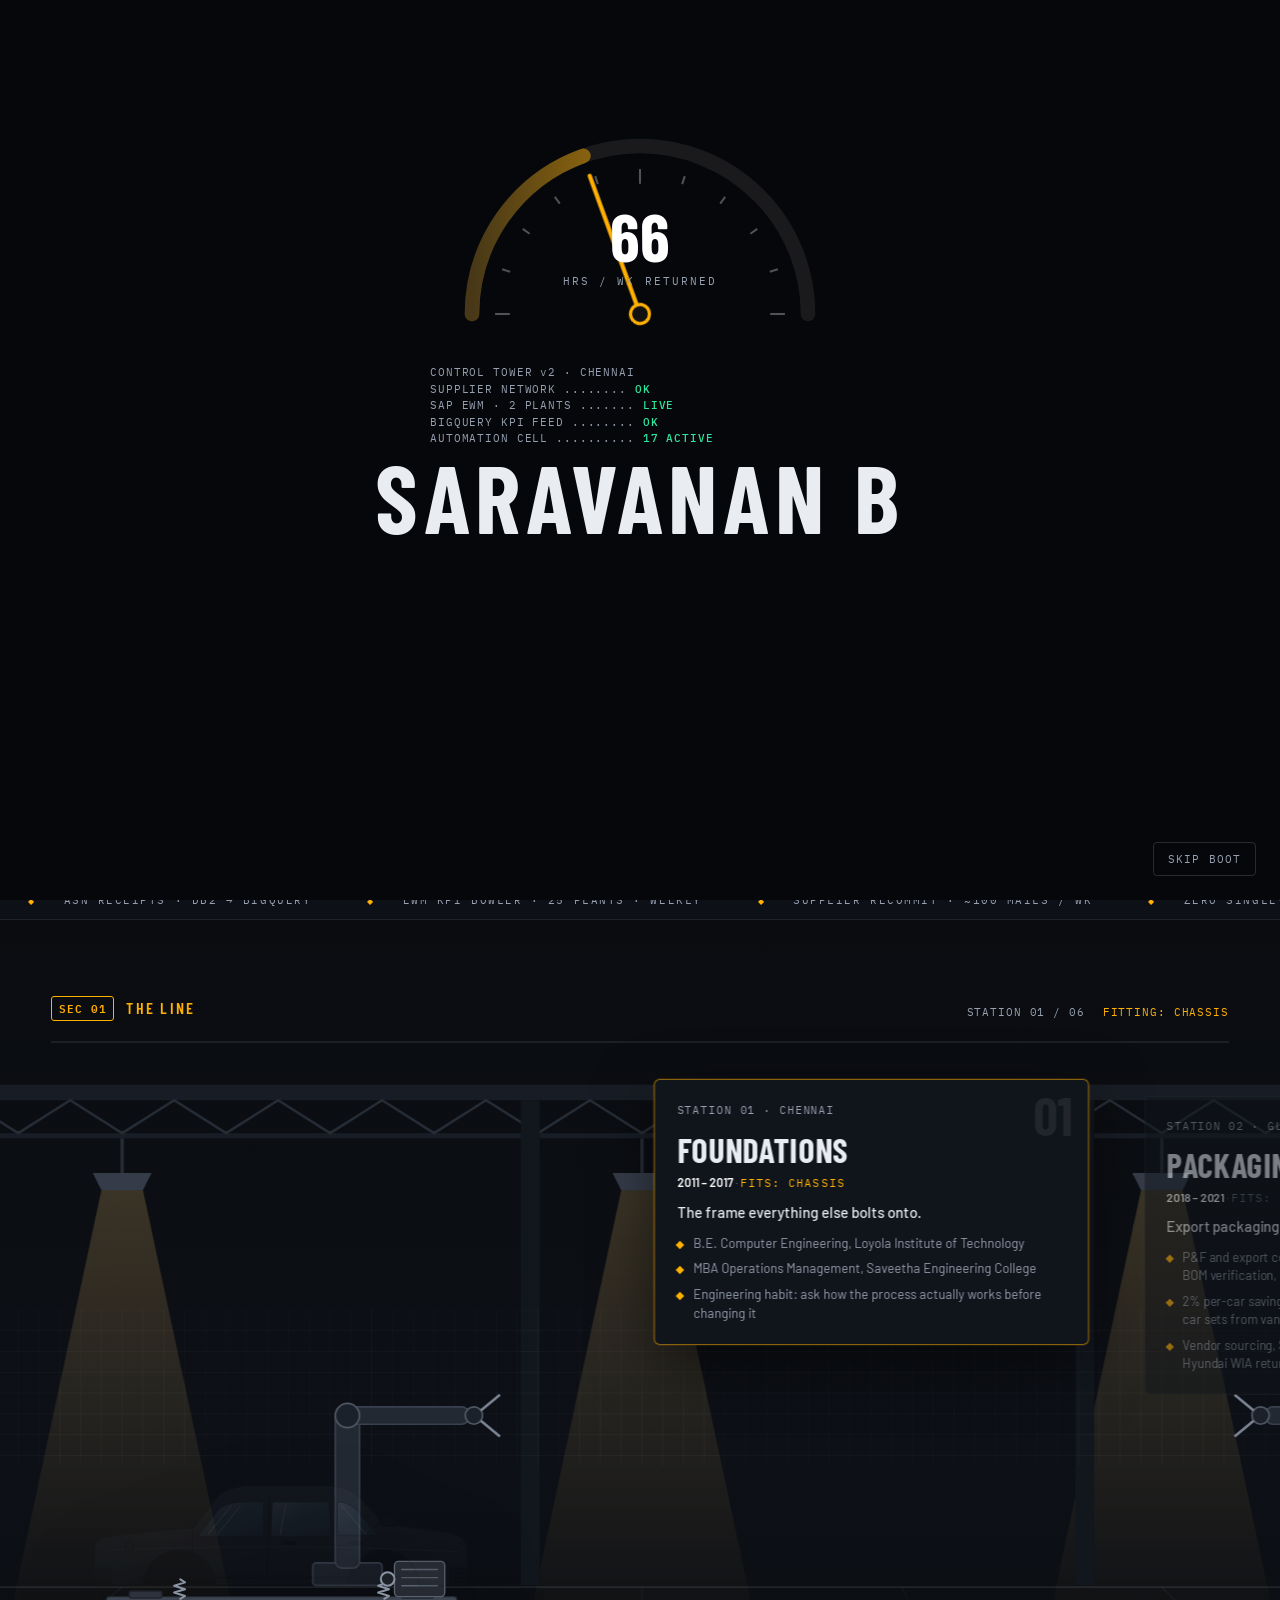
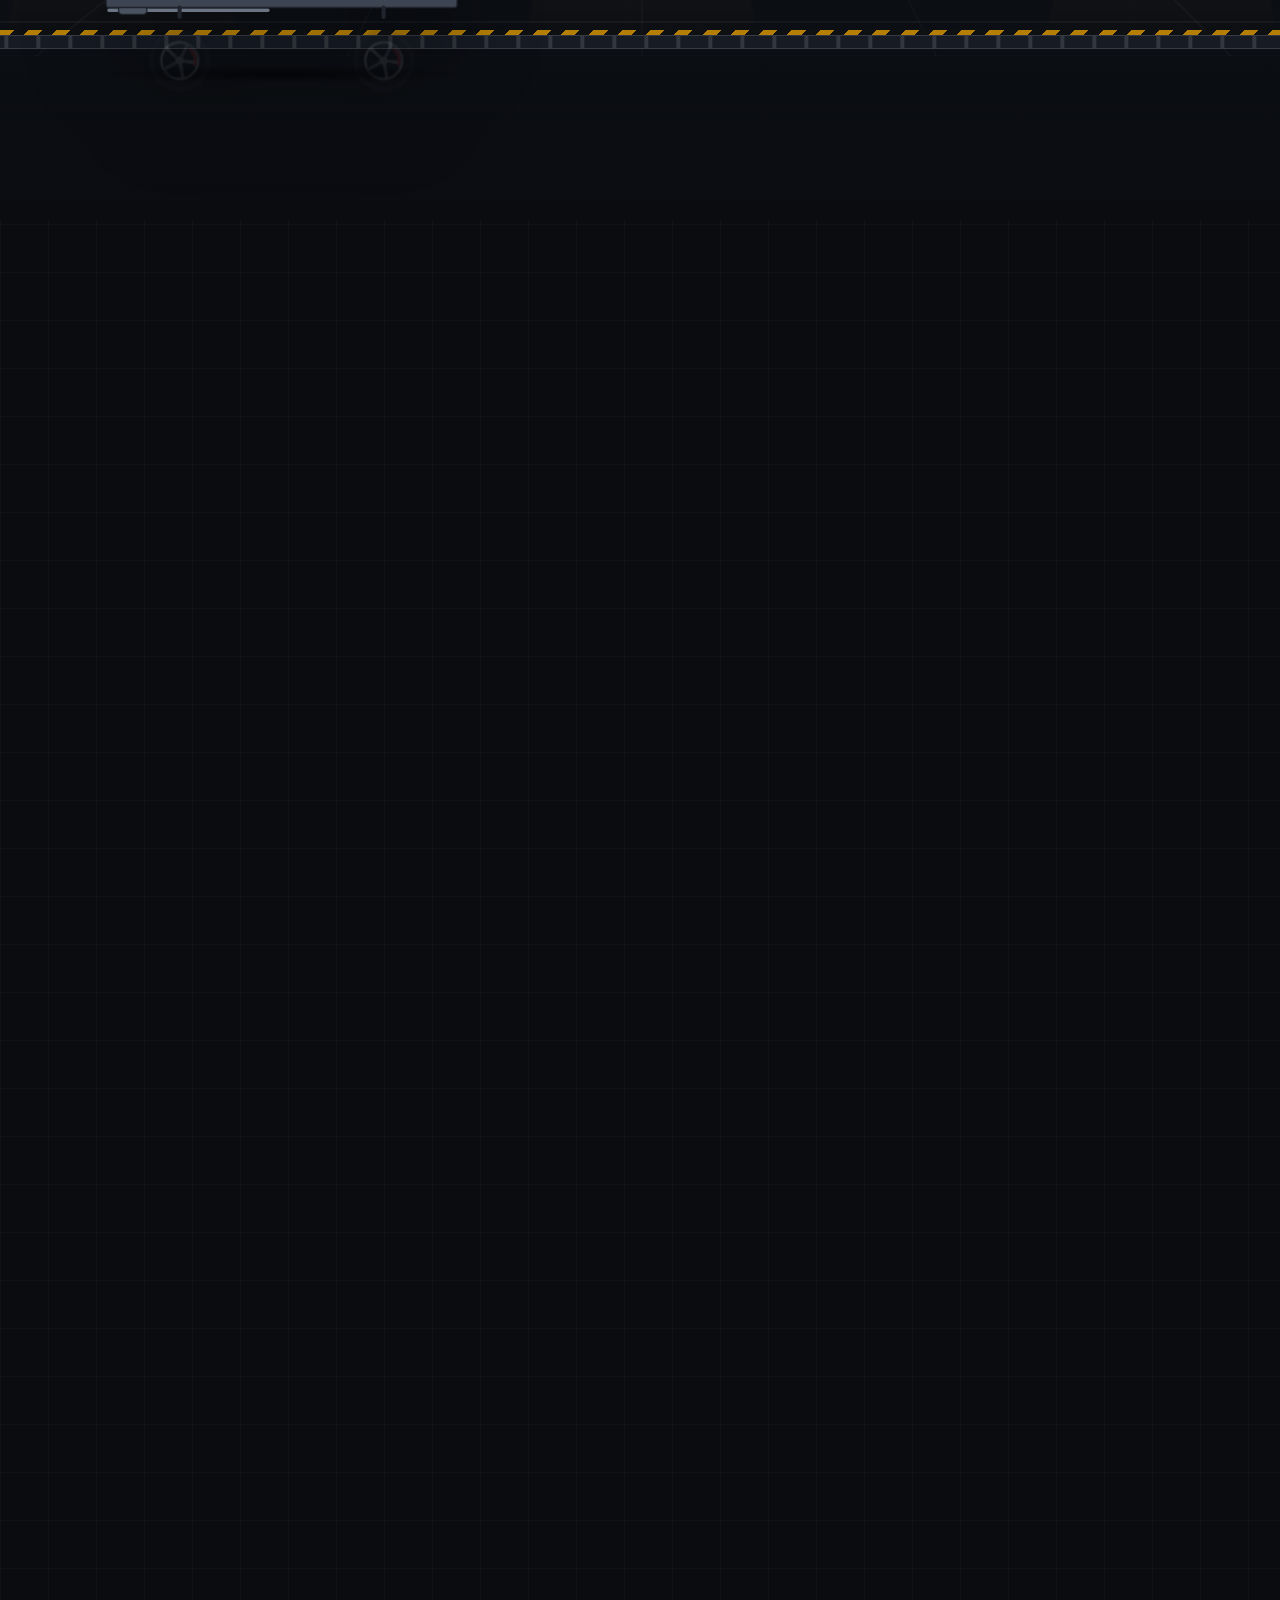
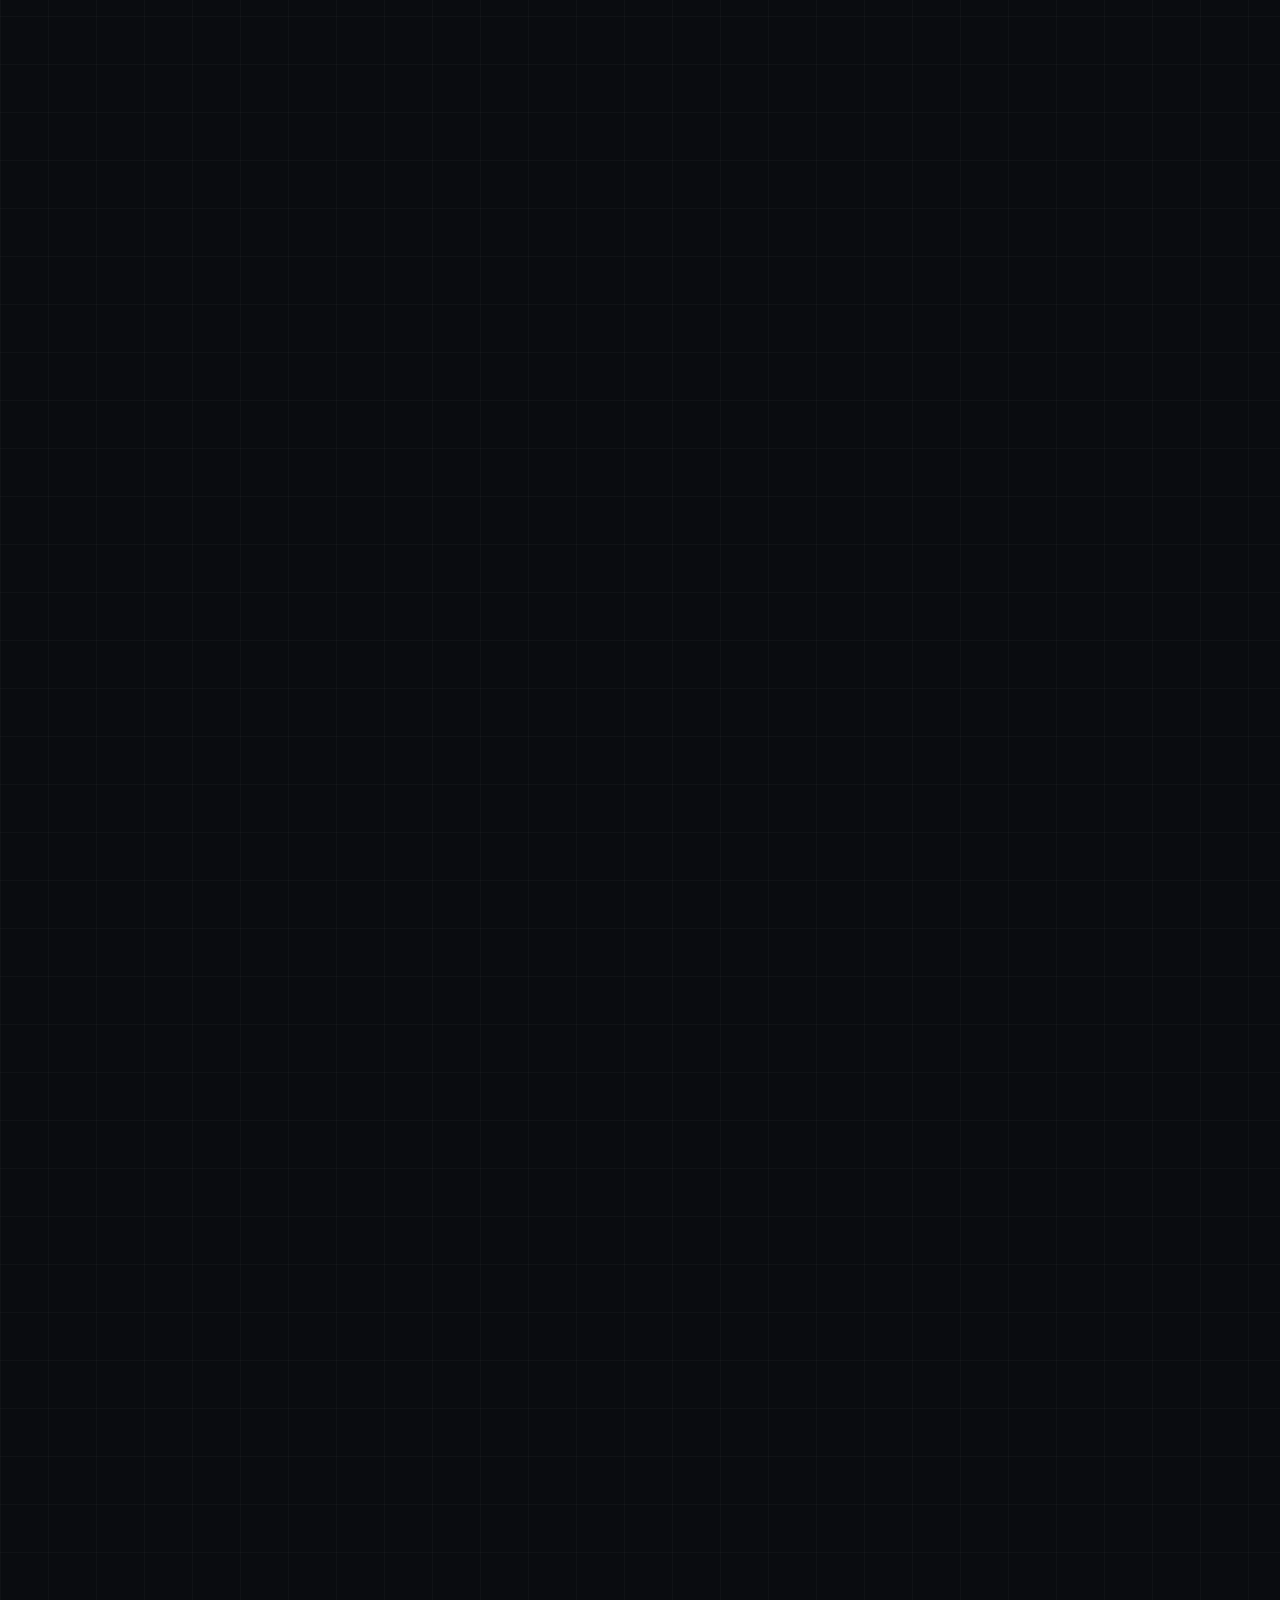
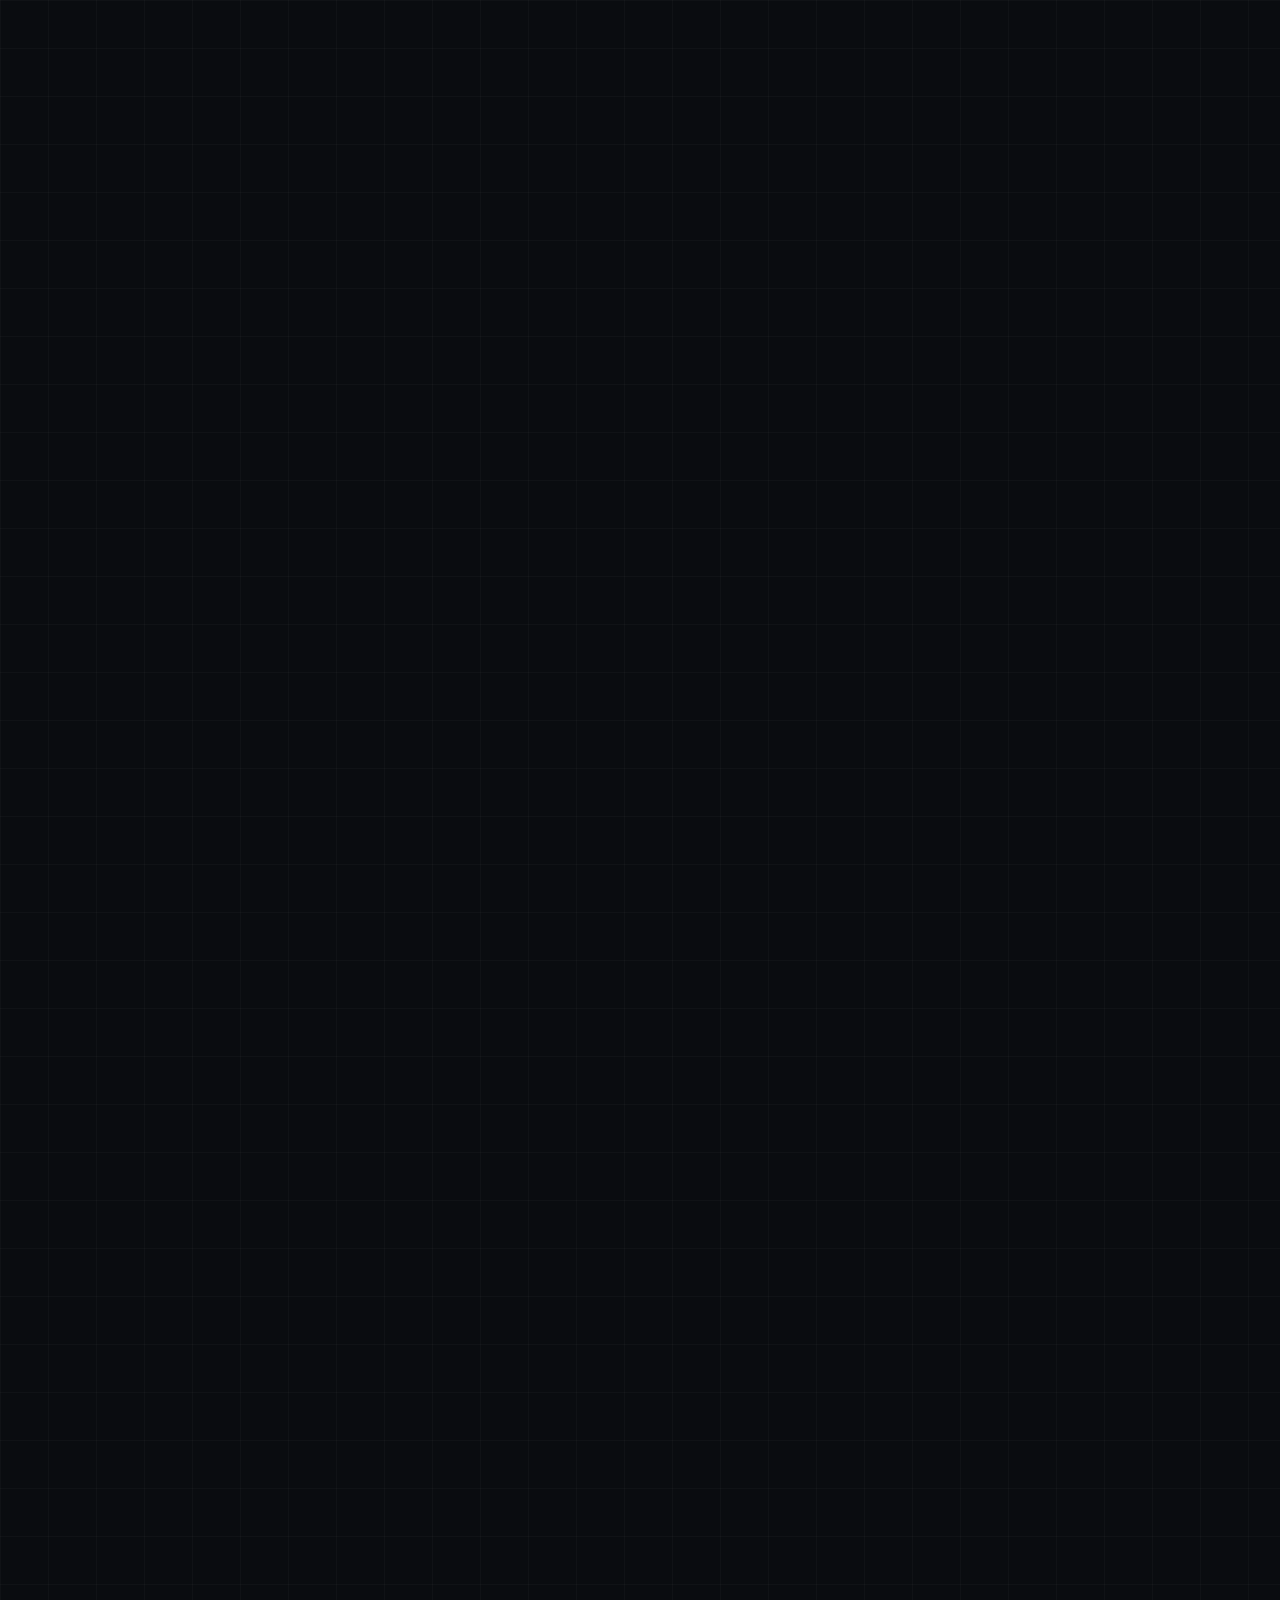
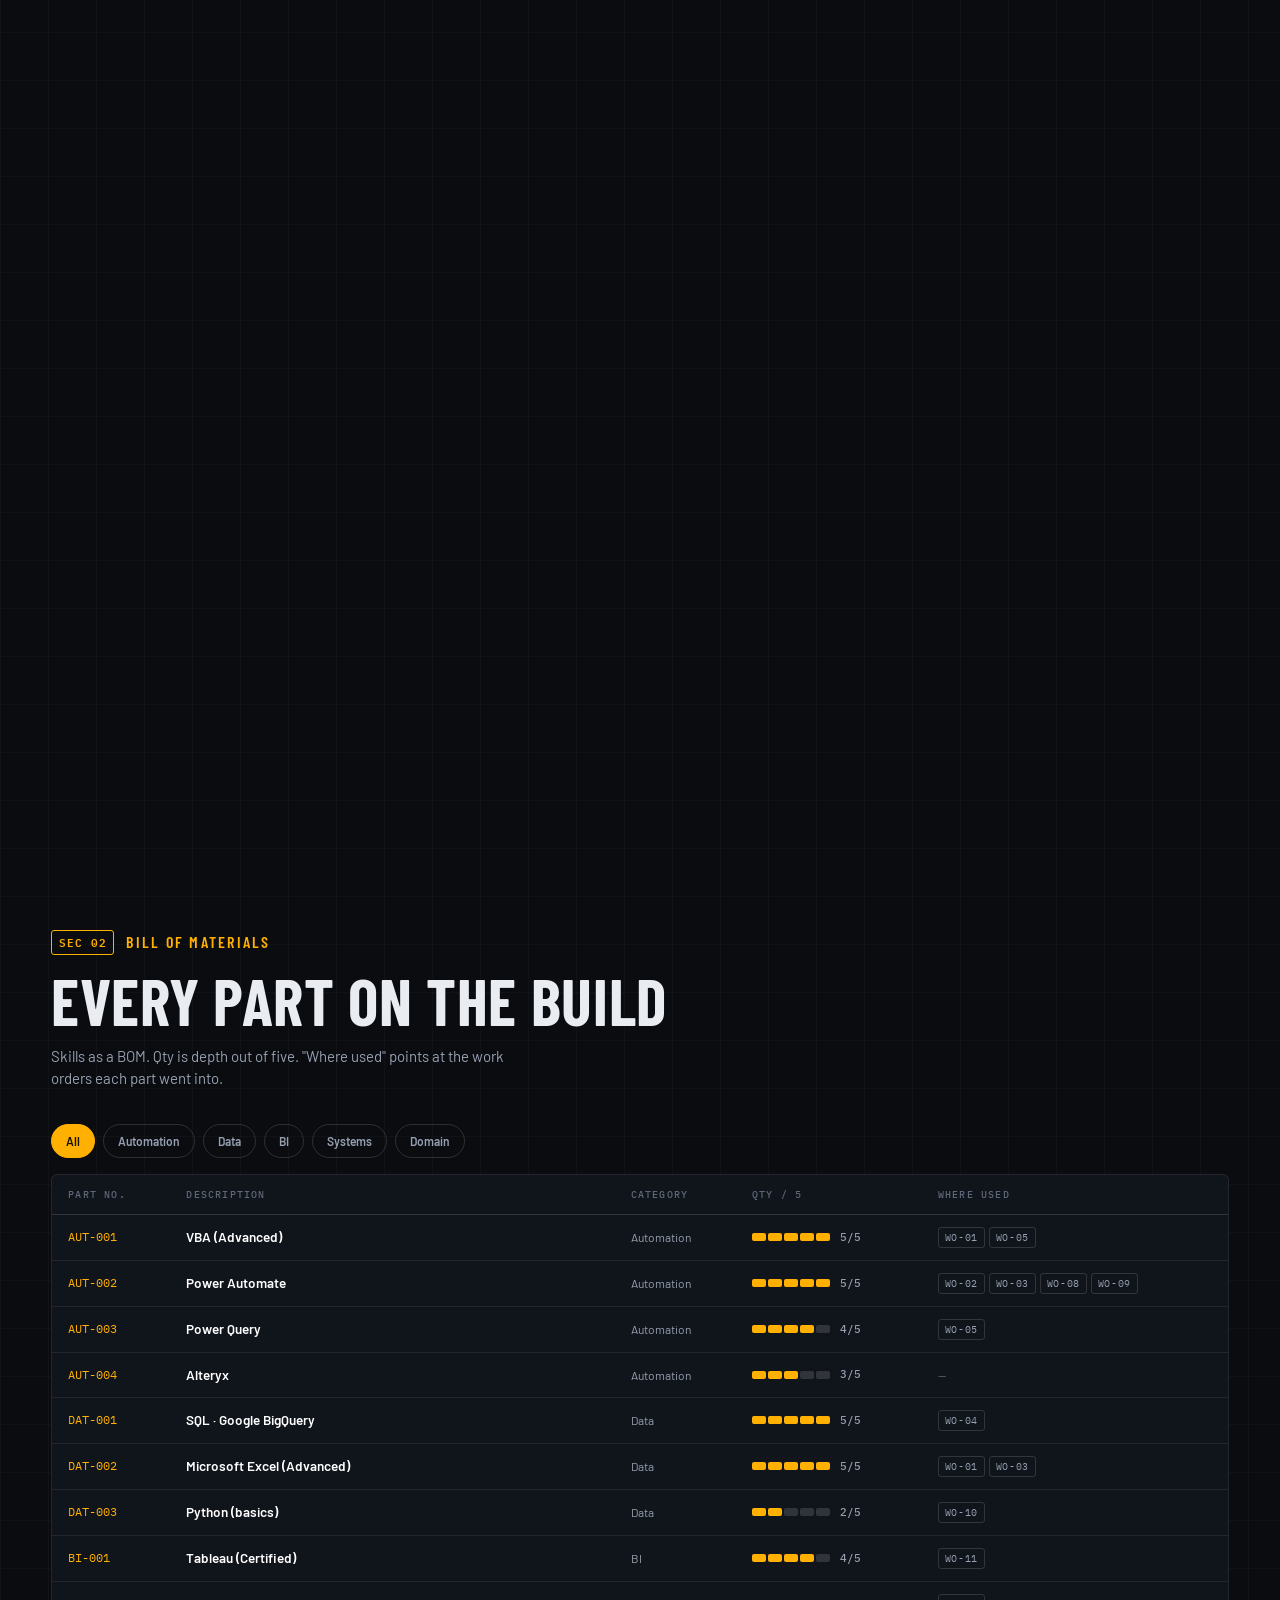
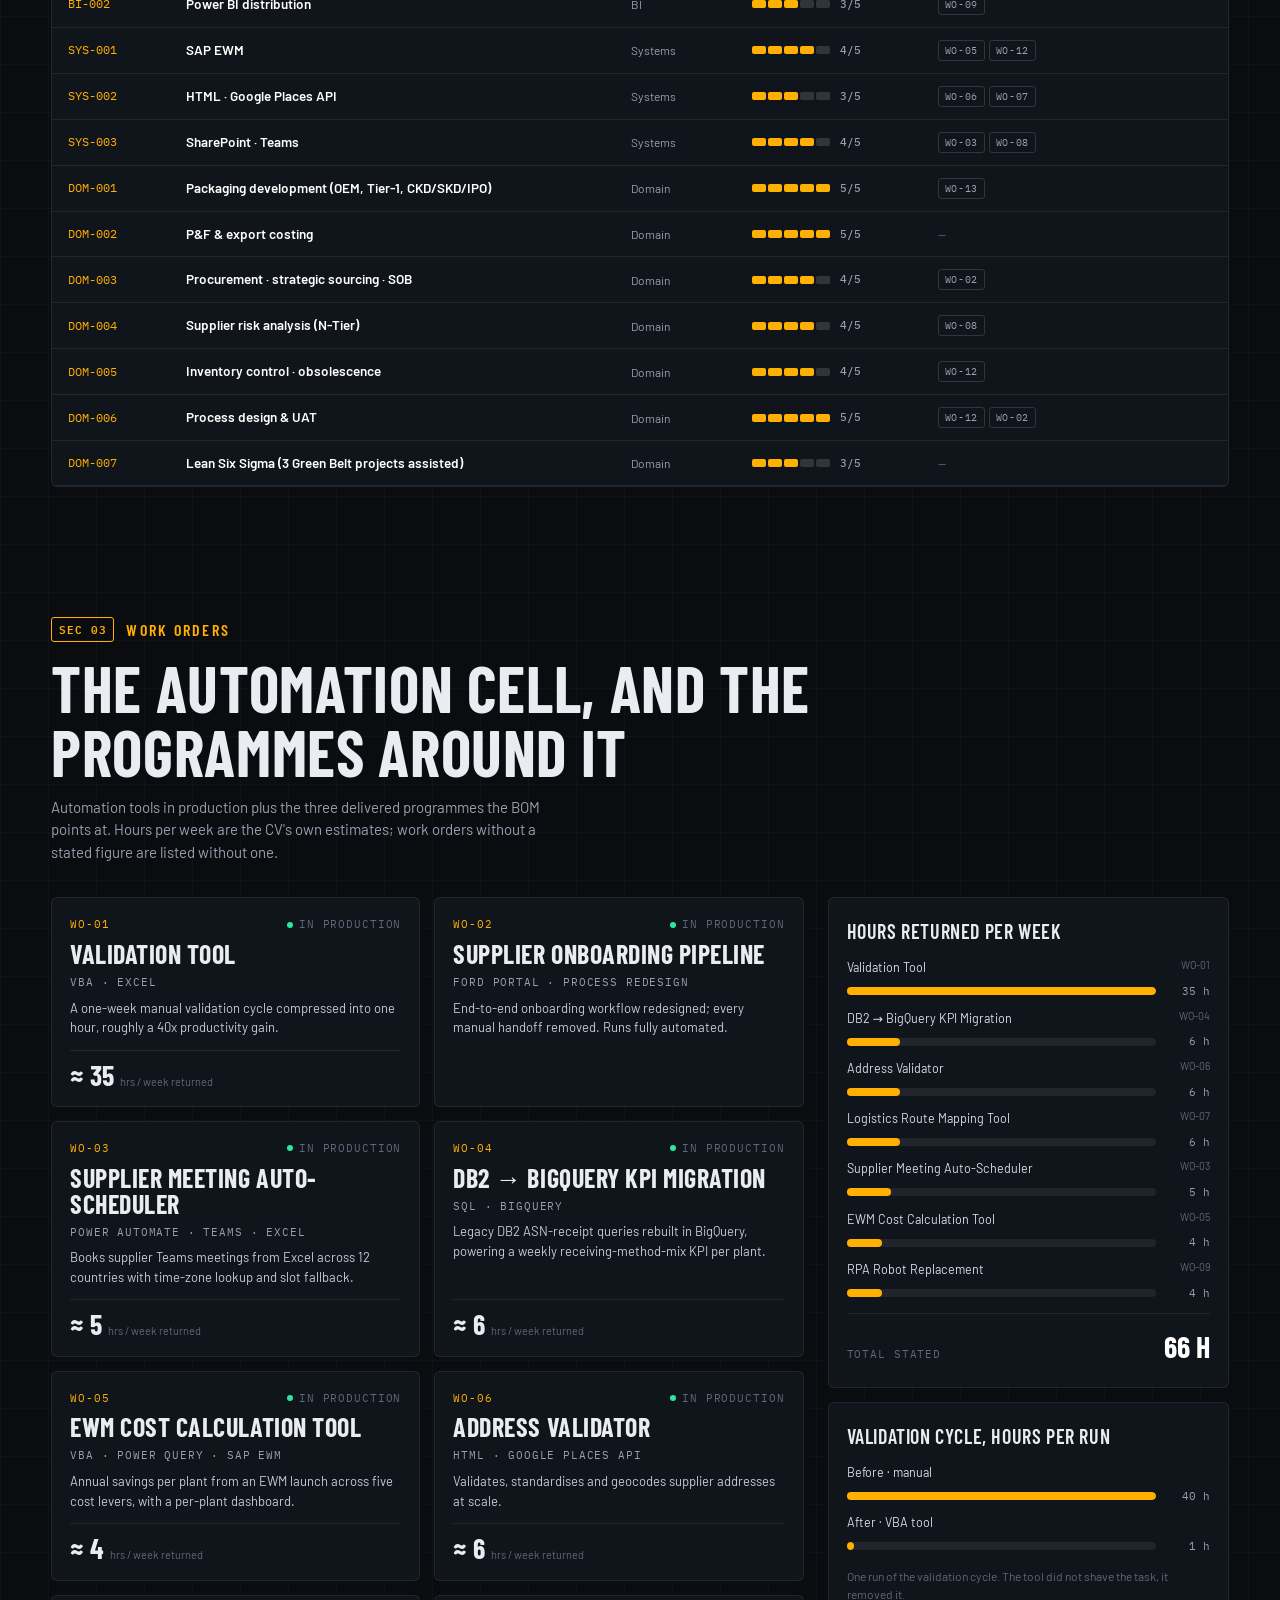
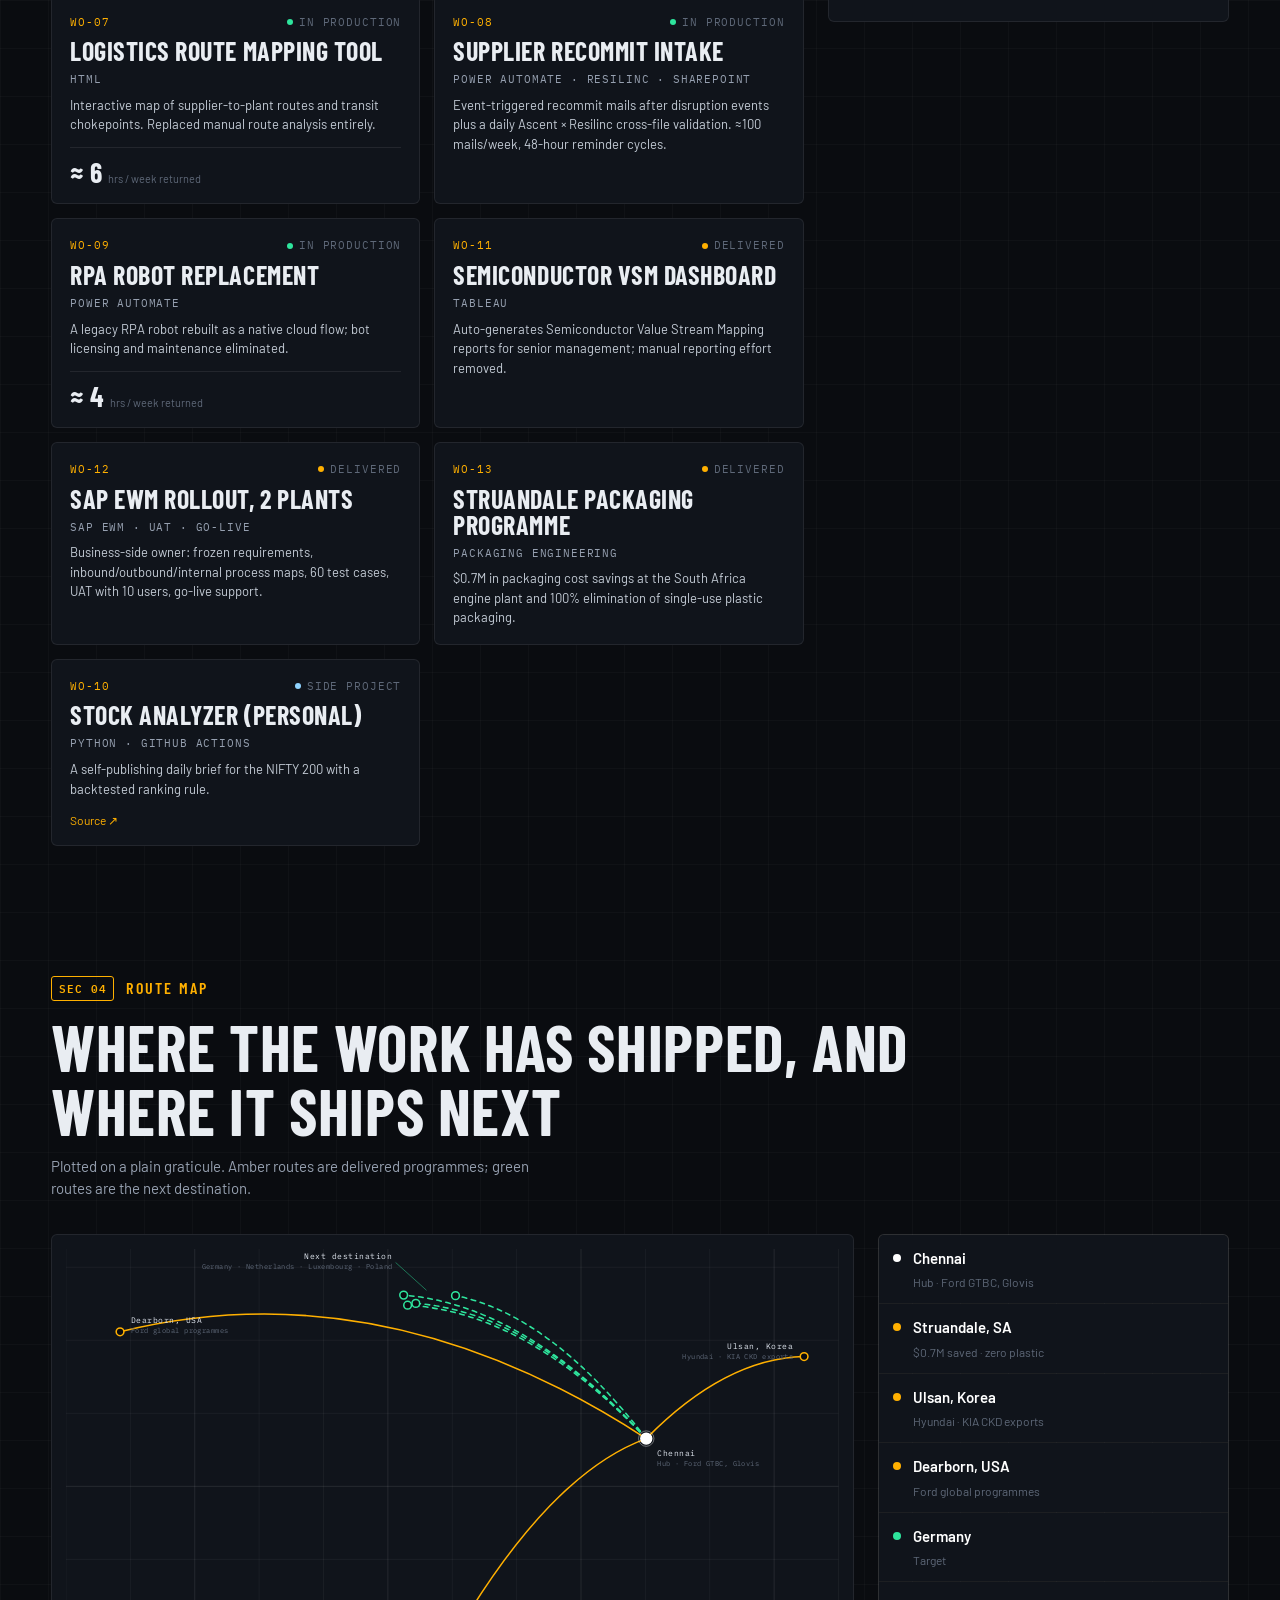
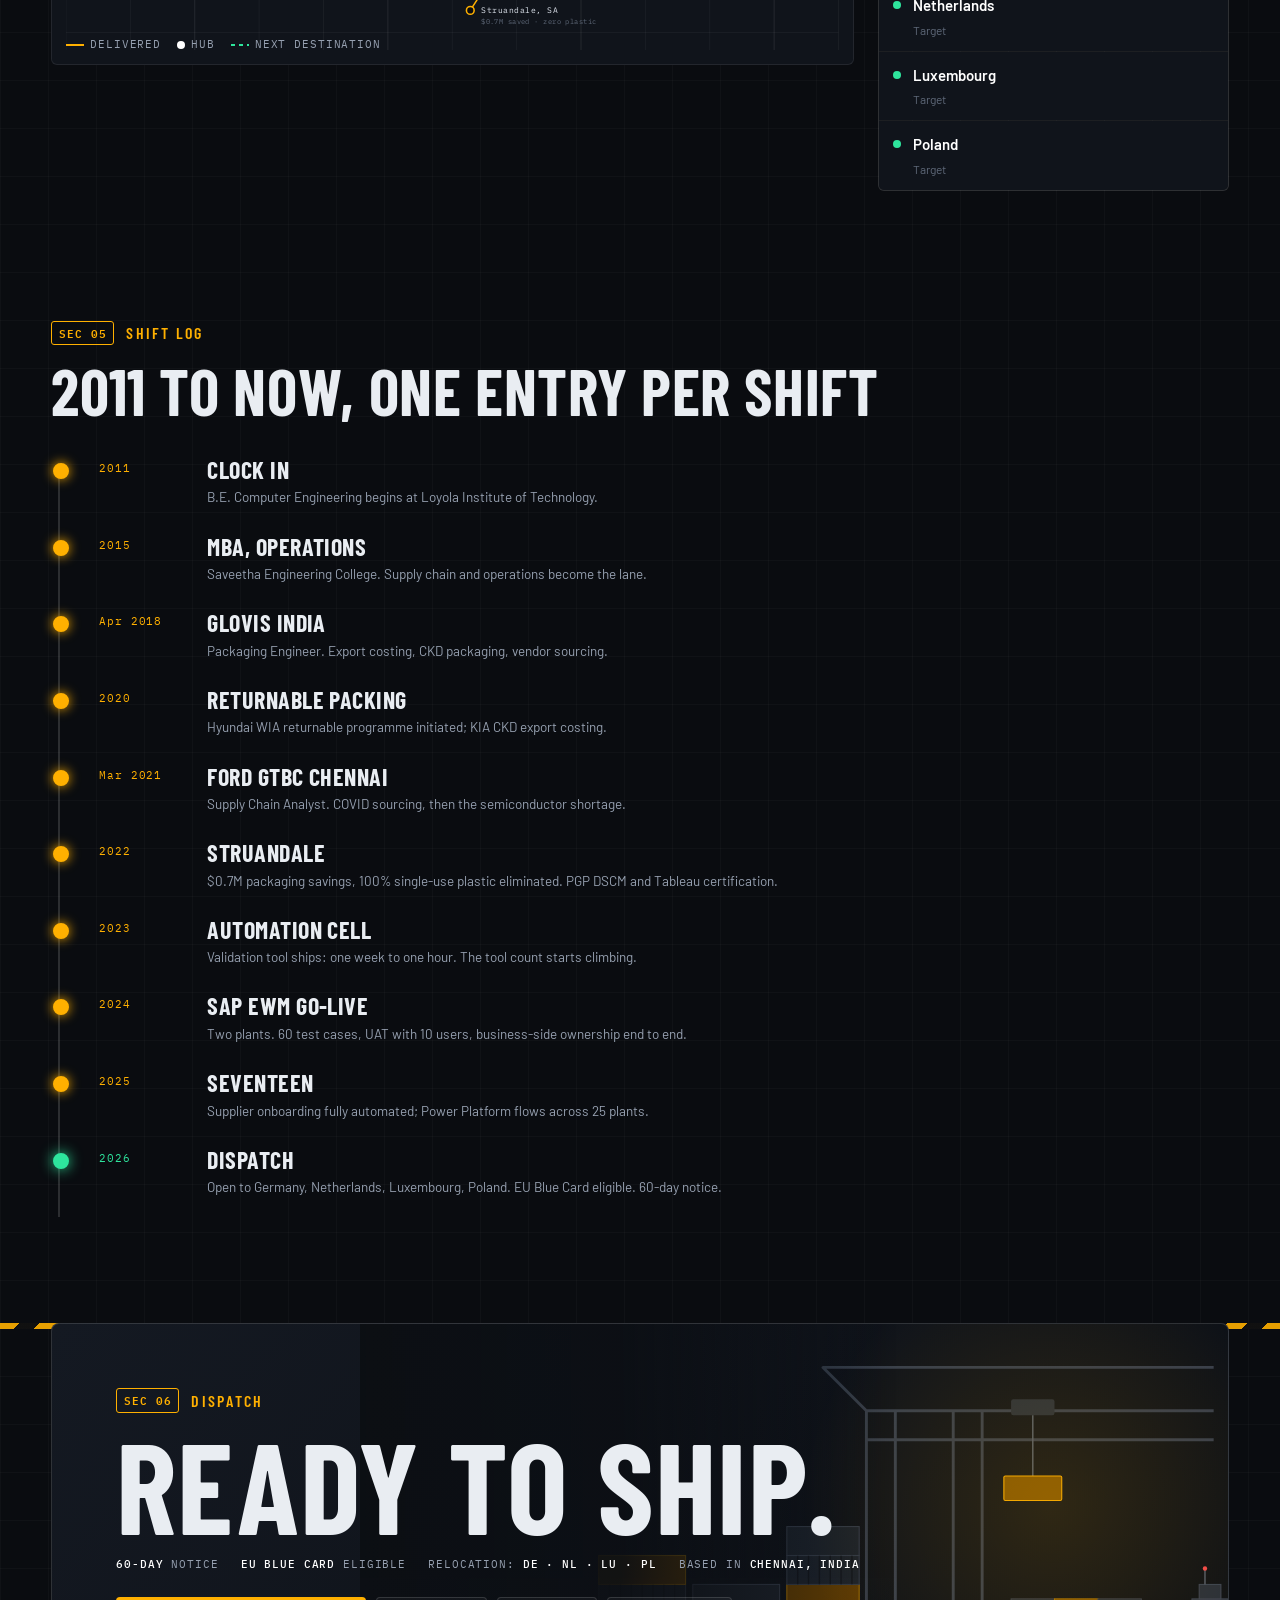
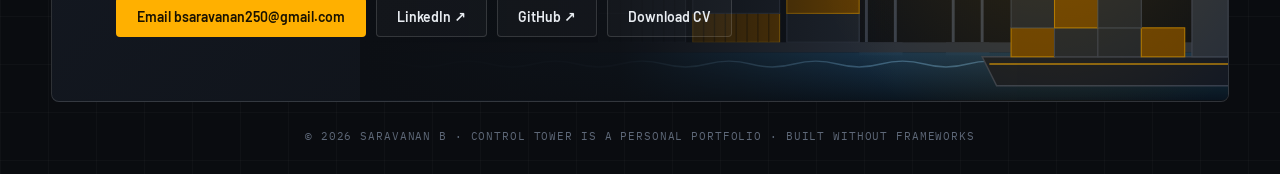
<file: control-tower/index.html>
<!doctype html>
<html lang="en">
<head>
  <meta charset="utf-8">
  <meta name="viewport" content="width=device-width, initial-scale=1">
  <title>Control Tower · Saravanan B</title>
  <meta name="description" content="Saravanan B, Supply Chain Analyst. Eight years of automotive supply chain, packaging and process automation, told as an assembly line.">
  <meta name="theme-color" content="#0a0c10">
  <link rel="preconnect" href="https://fonts.googleapis.com">
  <link rel="preconnect" href="https://fonts.gstatic.com" crossorigin>
  <link href="https://fonts.googleapis.com/css2?family=Barlow+Condensed:wght@500;600;700&family=Barlow:wght@400;500;600&family=IBM+Plex+Mono:wght@400;500&display=swap" rel="stylesheet">
  <link rel="stylesheet" href="styles.css">
  <link rel="icon" href="assets/favicon.svg" type="image/svg+xml">
</head>
<body>

  <!-- Boot sequence -->
  <div id="boot" class="boot" aria-hidden="true">
    <svg class="boot__cluster" viewBox="0 0 400 240" aria-hidden="true">
      <defs><linearGradient id="arc" x1="0" x2="1"><stop offset="0" stop-color="#ffb000" stop-opacity=".2"/><stop offset="1" stop-color="#ffb000"/></linearGradient></defs>
      <path class="boot__track" d="M40 200 A160 160 0 0 1 360 200" />
      <path class="boot__arc" d="M40 200 A160 160 0 0 1 360 200" />
      <g class="boot__ticks" id="boot-ticks"></g>
      <g class="boot__needle" id="boot-needle"><line x1="200" y1="200" x2="200" y2="60" /><circle cx="200" cy="200" r="9" /></g>
      <text class="boot__num" x="200" y="150" text-anchor="middle" id="boot-num">0</text>
      <text class="boot__unit" x="200" y="172" text-anchor="middle">HRS / WK RETURNED</text>
    </svg>
    <pre class="boot__log" id="boot-log" aria-live="polite"></pre>
    <div class="boot__name" id="boot-name"></div>
    <button class="boot__skip" id="boot-skip" type="button">Skip boot</button>
  </div>

  <header class="nav" id="nav">
    <a class="nav__brand" href="#top"><span class="nav__mono">CT</span><span>Control Tower</span></a>
    <nav class="nav__links" aria-label="Sections">
      <a href="#line">The Line</a><a href="#bom">BOM</a><a href="#work">Work Orders</a><a href="#routes">Routes</a><a href="#log">Shift Log</a><a href="#contact">Dispatch</a>
    </nav>
    <div class="nav__status"><span class="dot dot--ok"></span><span class="mono" id="clock">LIVE · CHENNAI</span></div>
    <a class="btn btn--amber btn--sm" id="nav-cv" href="#" download>Download CV</a>
  </header>

  <main id="top">
    <!-- Hero -->
    <section class="hero">
      <svg class="blueprint" viewBox="0 0 640 262" aria-hidden="true"><path d="M44 196 V150 Q44 136 58 132 L120 124 L190 118 L225 72 Q240 58 270 56 L390 56 Q420 58 436 74 L470 112 L560 124 Q590 128 594 148 V196 Q594 204 584 204 H522 A52 52 0 0 0 418 204 H222 A52 52 0 0 0 118 204 H54 Q44 204 44 196 Z M196 116 L228 74 Q240 64 268 64 H294 V116 Z M306 64 H390 L394 116 H304 Z M402 64 Q420 64 434 80 L462 114 H402 Z M302 72 L298 198 M398 72 L404 198 M62 152 Q320 140 582 154"/><circle cx="170" cy="200" r="42"/><circle cx="170" cy="200" r="27"/><circle cx="470" cy="200" r="42"/><circle cx="470" cy="200" r="27"/><path d="M0 230 H640 M320 0 V262" opacity=".4"/></svg>
      <div class="hero__grid">
        <div class="hero__copy">
          <div class="eyebrow"><span class="mono" id="hero-eyebrow"></span></div>
          <h1 class="hero__name" id="hero-name"></h1>
          <p class="hero__tag mono" id="hero-tag"></p>
          <p class="hero__text" id="hero-summary"></p>
          <div class="hero__actions">
            <a class="btn btn--amber" href="#line">Start the line <span class="arrow">↓</span></a>
            <a class="btn btn--ghost" id="hero-cv" href="#" target="_blank" rel="noopener">View CV</a>
          </div>
        </div>
        <figure class="plate">
          <div class="plate__hazard"></div>
          <img id="hero-photo" alt="" src="">
          <figcaption class="plate__tag mono"><span>ID · SCA · CHN</span><span id="plate-role"></span></figcaption>
        </figure>
      </div>
      <div class="kpis" id="kpis"></div>
      <div class="ticker" aria-hidden="true"><div class="ticker__track" id="ticker"></div></div>
    </section>

    <!-- The Line -->
    <section class="line" id="line">
      <div class="line__sticky">
        <div class="line__head">
          <div class="section-label"><span class="mono">SEC 01</span> The Line</div>
          <div class="line__station mono"><span id="line-counter">STATION 01 / 06</span><span id="line-part">Fitting: Chassis</span></div>
          <div class="line__progress"><i id="line-bar"></i></div>
        </div>
        <div class="line__stage">
          <svg class="factory" id="factory" viewBox="0 0 2400 700" preserveAspectRatio="xMinYMax slice" aria-hidden="true">
            <defs>
              <linearGradient id="cone" x1="0" y1="0" x2="0" y2="1"><stop offset="0" stop-color="#ffd27a" stop-opacity=".22"/><stop offset="1" stop-color="#ffd27a" stop-opacity="0"/></linearGradient>
              <pattern id="mesh" width="24" height="24" patternUnits="userSpaceOnUse"><path d="M0 12h24M12 0v24" stroke="rgba(255,255,255,.08)" stroke-width="1"/></pattern>
            </defs>
            <!-- overhead gantry -->
            <rect class="f-beam" x="0" y="40" width="2400" height="18"/><rect class="f-beam" x="0" y="96" width="2400" height="6"/>
            <g class="f-truss"><path d="M0 58 L60 96 L120 58 L180 96 L240 58 L300 96 L360 58 L420 96 L480 58 L540 96 L600 58 L660 96 L720 58 L780 96 L840 58 L900 96 L960 58 L1020 96 L1080 58 L1140 96 L1200 58 L1260 96 L1320 58 L1380 96 L1440 58 L1500 96 L1560 58 L1620 96 L1680 58 L1740 96 L1800 58 L1860 96 L1920 58 L1980 96 L2040 58 L2100 96 L2160 58 L2220 96 L2280 58 L2340 96 L2400 58"/></g>
            <!-- lamps -->
            <g class="f-lamps">
              <g transform="translate(300 102)"><rect x="-2" y="0" width="4" height="40"/><path class="shade" d="M-34 40 H34 L24 60 H-24 Z"/><path class="cone" d="M-24 60 H24 L140 600 H-140 Z"/></g>
              <g transform="translate(900 102)"><rect x="-2" y="0" width="4" height="40"/><path class="shade" d="M-34 40 H34 L24 60 H-24 Z"/><path class="cone" d="M-24 60 H24 L140 600 H-140 Z"/></g>
              <g transform="translate(1500 102)"><rect x="-2" y="0" width="4" height="40"/><path class="shade" d="M-34 40 H34 L24 60 H-24 Z"/><path class="cone" d="M-24 60 H24 L140 600 H-140 Z"/></g>
              <g transform="translate(2100 102)"><rect x="-2" y="0" width="4" height="40"/><path class="shade" d="M-34 40 H34 L24 60 H-24 Z"/><path class="cone" d="M-24 60 H24 L140 600 H-140 Z"/></g>
            </g>
            <!-- columns + mesh panels -->
            <g class="f-cols"><rect x="120" y="58" width="22" height="560"/><rect x="760" y="58" width="22" height="560"/><rect x="1400" y="58" width="22" height="560"/><rect x="2040" y="58" width="22" height="560"/></g>
            <rect class="f-mesh" x="0" y="300" width="2400" height="180" fill="url(#mesh)"/>
            <!-- robot arms -->
            <g class="robot" transform="translate(560 618)"><rect class="base" x="-40" y="-26" width="80" height="26" rx="4"/><g class="arm1"><rect x="-14" y="-200" width="28" height="180" rx="8"/><g class="arm2" transform="translate(0 -196)"><rect x="-10" y="-10" width="150" height="20" rx="8"/><circle cx="0" cy="0" r="14"/><g class="tool" transform="translate(146 0)"><circle r="10"/><path d="M8 6 L30 24 M8 -6 L30 -24"/></g></g></g></g>
            <g class="robot robot--b" transform="translate(1760 618) scale(-1 1)"><rect class="base" x="-40" y="-26" width="80" height="26" rx="4"/><g class="arm1"><rect x="-14" y="-200" width="28" height="180" rx="8"/><g class="arm2" transform="translate(0 -196)"><rect x="-10" y="-10" width="150" height="20" rx="8"/><circle cx="0" cy="0" r="14"/><g class="tool" transform="translate(146 0)"><circle r="10"/><path d="M8 6 L30 24 M8 -6 L30 -24"/></g></g></g></g>
            <!-- floor -->
            <g class="f-floor"><path d="M0 620 H2400"/><path d="M0 660 H2400" opacity=".5"/><path d="M0 700 H2400" opacity=".3"/>
              <path d="M0 620 L-200 700 M300 620 L200 700 M600 620 L560 700 M900 620 L900 700 M1200 620 L1240 700 M1500 620 L1580 700 M1800 620 L1920 700 M2100 620 L2260 700 M2400 620 L2600 700" opacity=".4"/></g>
          </svg>
          <div class="car" id="car">
            <svg viewBox="0 0 640 262" aria-label="Vehicle being assembled">
              <defs>
                <linearGradient id="paint" x1="0" y1="0" x2="0" y2="1"><stop offset="0" stop-color="#ffd166"/><stop offset=".45" stop-color="#ffb000"/><stop offset="1" stop-color="#c76f00"/></linearGradient>
                <linearGradient id="primer" x1="0" y1="0" x2="0" y2="1"><stop offset="0" stop-color="#4a5260"/><stop offset="1" stop-color="#2b313b"/></linearGradient>
                <linearGradient id="glassg" x1="0" y1="0" x2="1" y2="1"><stop offset="0" stop-color="#bfe6ff" stop-opacity=".7"/><stop offset=".5" stop-color="#4f8db0" stop-opacity=".55"/><stop offset="1" stop-color="#1d3f55" stop-opacity=".75"/></linearGradient>
                <linearGradient id="beam" x1="0" y1="0" x2="1" y2="0"><stop offset="0" stop-color="#fff2c2" stop-opacity=".45"/><stop offset="1" stop-color="#fff2c2" stop-opacity="0"/></linearGradient>
                <linearGradient id="chrome" x1="0" y1="0" x2="0" y2="1"><stop offset="0" stop-color="#e6ebf2"/><stop offset=".5" stop-color="#8a93a3"/><stop offset="1" stop-color="#d7dde6"/></linearGradient>
                <filter id="glow" x="-60%" y="-60%" width="220%" height="220%"><feGaussianBlur stdDeviation="5" result="b"/><feMerge><feMergeNode in="b"/><feMergeNode in="SourceGraphic"/></feMerge></filter>
              </defs>

              <!-- 1 · chassis: frame, suspension, engine, exhaust -->
              <g class="car__layer car__chassis" data-part="chassis">
                <path class="exhaust" d="M300 196 H120 M80 196 H66" /><rect class="muffler" x="80" y="190" width="42" height="12" rx="6"/>
                <rect class="frame" x="62" y="176" width="516" height="16" rx="5"/>
                <rect class="frame frame--x" x="96" y="168" width="48" height="10" rx="3"/><rect class="frame frame--x" x="496" y="168" width="48" height="10" rx="3"/>
                <path class="spring" d="M170 150 l8 5 -16 5 16 5 -16 5 16 5 -8 5 M470 150 l8 5 -16 5 16 5 -16 5 16 5 -8 5"/>
                <g class="engine"><rect x="486" y="124" width="74" height="52" rx="6"/><path d="M496 136h54M496 148h54M496 160h54"/><circle cx="476" cy="150" r="10"/></g>
                <line class="axle" x1="170" y1="192" x2="170" y2="206"/><line class="axle" x1="470" y1="192" x2="470" y2="206"/>
              </g>

              <!-- 2 · body shell -->
              <g class="car__layer car__body" data-part="body">
                <path class="car__shell" d="M44 196 V150 Q44 136 58 132 L120 124 L190 118 L225 72 Q240 58 270 56 L390 56 Q420 58 436 74 L470 112 L560 124 Q590 128 594 148 V196 Q594 204 584 204 H522 A52 52 0 0 0 418 204 H222 A52 52 0 0 0 118 204 H54 Q44 204 44 196 Z"/>
                <path class="car__arch" d="M522 204 A52 52 0 0 0 418 204 M222 204 A52 52 0 0 0 118 204"/>
                <path class="car__crease" d="M62 152 Q320 140 582 154"/>
                <path class="car__skirt" d="M112 192 H540"/>
                <path class="car__seam" d="M302 72 L298 198 M398 72 L404 198 M190 118 L186 196"/>
                <rect class="car__handle" x="322" y="138" width="20" height="6" rx="3"/><rect class="car__handle" x="420" y="138" width="20" height="6" rx="3"/>
                <path class="car__bumper" d="M44 178 H70 V204 H54 Q44 204 44 196 Z M568 178 H594 V196 Q594 204 584 204 H568 Z"/>
                <path class="car__grille" d="M574 186 H590 M574 192 H590 M574 198 H590"/>
                <g class="car__mirror"><path d="M462 112 L470 104 H486 V116 H470 Z"/><path d="M462 112 L456 118"/></g>
                <circle class="car__cap" cx="96" cy="146" r="6"/>
                <path class="car__sillchrome" d="M120 124 L190 118"/>
                <path class="car__highlight" d="M232 72 Q320 60 420 70 L440 84 Q320 76 226 86 Z"/>
              </g>

              <!-- 3 · wheels -->
              <g class="car__layer car__wheels" data-part="wheels">
                <g class="wheel" style="transform-origin:170px 200px"><circle class="tyre" cx="170" cy="200" r="42"/><circle class="rim" cx="170" cy="200" r="27"/><path class="spokes" d="M170 200 L170 176 M170 200 L193 193 M170 200 L184 219 M170 200 L156 219 M170 200 L147 193"/><circle class="hub" cx="170" cy="200" r="6"/></g>
                <path class="caliper" d="M186 184 A22 22 0 0 1 192 206"/>
                <g class="wheel" style="transform-origin:470px 200px"><circle class="tyre" cx="470" cy="200" r="42"/><circle class="rim" cx="470" cy="200" r="27"/><path class="spokes" d="M470 200 L470 176 M470 200 L493 193 M470 200 L484 219 M470 200 L456 219 M470 200 L447 193"/><circle class="hub" cx="470" cy="200" r="6"/></g>
                <path class="caliper" d="M486 184 A22 22 0 0 1 492 206"/>
              </g>

              <!-- 4 · paint is a state on the body (is-painted) -->
              <g class="car__layer car__paint" data-part="paint"></g>

              <!-- 5 · glass -->
              <g class="car__layer car__glass" data-part="glass">
                <path d="M196 116 L228 74 Q240 64 268 64 H294 V116 Z"/>
                <path d="M306 64 H390 L394 116 H304 Z"/>
                <path d="M402 64 Q420 64 434 80 L462 114 H402 Z"/>
                <path class="car__reflect" d="M212 112 L246 70 M226 112 L258 72 M318 112 L326 68 M408 70 L444 112"/>
              </g>

              <!-- 6 · lights -->
              <g class="car__layer car__lights" data-part="lights">
                <path class="beam" d="M594 134 L640 108 V176 L594 160 Z"/>
                <path class="head" d="M558 126 L594 142 V158 L560 150 Z"/><path class="drl" d="M562 148 L592 156"/>
                <rect class="tail" x="44" y="138" width="16" height="22" rx="3"/><rect class="tail tail--low" x="44" y="178" width="12" height="6" rx="2"/>
                <circle class="indicator" cx="478" cy="110" r="3"/>
              </g>

              <!-- weld sparks -->
              <g class="sparks" id="sparks">
                <circle r="2.5"/><circle r="2"/><circle r="3"/><circle r="2"/><circle r="2.5"/><circle r="2"/><circle r="3"/><circle r="2"/><circle r="2.5"/><circle r="2"/>
              </g>
            </svg>
            <div class="car__shadow"></div>
          </div>
          <div class="belt"><div class="belt__rollers" id="belt"></div></div>
          <div class="line__track" id="line-track"></div>
        </div>
      </div>
    </section>

    <!-- BOM -->
    <section class="section" id="bom">
      <div class="section__head">
        <div class="section-label"><span class="mono">SEC 02</span> Bill of Materials</div>
        <h2 class="section__title">Every part on the build</h2>
        <p class="section__sub">Skills as a BOM. Qty is depth out of five. "Where used" points at the work orders each part went into.</p>
      </div>
      <div class="filters" id="bom-filters" role="tablist"></div>
      <div class="table-wrap">
        <table class="bom" id="bom-table">
          <thead><tr><th class="mono">Part No.</th><th>Description</th><th>Category</th><th>Qty / 5</th><th>Where used</th></tr></thead>
          <tbody id="bom-body"></tbody>
        </table>
      </div>
    </section>

    <!-- Work orders -->
    <section class="section" id="work">
      <div class="section__head">
        <div class="section-label"><span class="mono">SEC 03</span> Work Orders</div>
        <h2 class="section__title">The automation cell, and the programmes around it</h2>
        <p class="section__sub">Automation tools in production plus the three delivered programmes the BOM points at. Hours per week are the CV's own estimates; work orders without a stated figure are listed without one.</p>
      </div>
      <div class="work">
        <div class="work__cards" id="work-cards"></div>
        <aside class="work__side">
          <div class="panel">
            <h3 class="panel__title">Hours returned per week</h3>
            <div class="meters" id="meters"></div>
            <div class="meters__total mono"><span>Total stated</span><strong id="meters-total">0</strong></div>
          </div>
          <div class="panel">
            <h3 class="panel__title" id="takt-title"></h3>
            <div class="meters" id="takt"></div>
            <p class="panel__note">One run of the validation cycle. The tool did not shave the task, it removed it.</p>
          </div>
        </aside>
      </div>
    </section>

    <!-- Routes -->
    <section class="section" id="routes">
      <div class="section__head">
        <div class="section-label"><span class="mono">SEC 04</span> Route Map</div>
        <h2 class="section__title">Where the work has shipped, and where it ships next</h2>
        <p class="section__sub">Plotted on a plain graticule. Amber routes are delivered programmes; green routes are the next destination.</p>
      </div>
      <div class="routes">
        <div class="map-wrap"><svg class="map" id="map" viewBox="0 0 1000 520" role="img" aria-label="Route map from Chennai"></svg>
          <div class="map__legend mono"><span><i class="sw sw--delivered"></i>Delivered</span><span><i class="sw sw--hub"></i>Hub</span><span><i class="sw sw--next"></i>Next destination</span></div>
        </div>
        <ul class="manifest" id="manifest"></ul>
      </div>
    </section>

    <!-- Shift log -->
    <section class="section" id="log">
      <div class="section__head">
        <div class="section-label"><span class="mono">SEC 05</span> Shift Log</div>
        <h2 class="section__title">2011 to now, one entry per shift</h2>
      </div>
      <ol class="log" id="log-list"></ol>
    </section>

    <!-- Dispatch -->
    <footer class="dispatch" id="contact">
      <div class="dispatch__card">
        <svg class="port" viewBox="0 0 1200 520" preserveAspectRatio="xMaxYMax slice" aria-hidden="true">
          <defs><linearGradient id="sea" x1="0" y1="0" x2="0" y2="1"><stop offset="0" stop-color="#1b3b55" stop-opacity=".9"/><stop offset="1" stop-color="#0a1620"/></linearGradient>
          <linearGradient id="fade" x1="0" x2="1"><stop offset="0" stop-color="#0c0f14"/><stop offset=".3" stop-color="#0c0f14" stop-opacity=".92"/><stop offset=".62" stop-color="#0c0f14" stop-opacity="0"/></linearGradient></defs>
          <!-- crane -->
          <g class="p-crane"><path d="M700 440 V120 H1180 M740 440 V120 M700 160 H1180 M700 120 L640 60 H1180 M820 120 L820 440 M860 120 L860 440" /><rect x="690" y="440" width="60" height="18"/><rect x="810" y="440" width="60" height="18"/>
            <g class="trolley"><rect x="900" y="104" width="60" height="22" rx="3"/><path d="M930 126 V210"/><rect x="890" y="210" width="80" height="34" rx="2"/></g></g>
          <!-- container stacks on quay -->
          <g class="p-stack">
            <rect x="330" y="400" width="120" height="40"/><rect x="330" y="360" width="120" height="40"/><rect x="330" y="320" width="120" height="40" class="hi"/>
            <rect x="460" y="400" width="120" height="40" class="hi"/><rect x="460" y="360" width="120" height="40"/>
            <rect x="590" y="400" width="100" height="40"/><rect x="590" y="360" width="100" height="40" class="hi"/><rect x="590" y="320" width="100" height="40"/><rect x="590" y="280" width="100" height="40"/>
            <path class="ribs" d="M345 400v40M360 400v40M375 400v40M390 400v40M405 400v40M420 400v40M435 400v40 M345 360v40M360 360v40M375 360v40M390 360v40M405 360v40M420 360v40M435 360v40 M475 400v40M490 400v40M505 400v40M520 400v40M535 400v40M550 400v40M565 400v40 M605 320v40M620 320v40M635 320v40M650 320v40M665 320v40M680 320v40"/>
          </g>
          <!-- quay edge + sea -->
          <rect class="p-quay" x="0" y="440" width="1200" height="14"/>
          <rect x="0" y="454" width="1200" height="66" fill="url(#sea)"/>
          <path class="p-wave" d="M0 470 Q30 462 60 470 T120 470 T180 470 T240 470 T300 470 T360 470 T420 470 T480 470 T540 470 T600 470 T660 470 T720 470 T780 470 T840 470 T900 470 T960 470 T1020 470 T1080 470 T1140 470 T1200 470 T1260 470 T1320 470"/>
          <!-- ship -->
          <g class="p-ship"><path class="hull" d="M860 460 L1240 460 L1220 500 L880 500 Z"/><path class="hull hull--line" d="M870 470 H1230"/>
            <rect x="900" y="420" width="60" height="40" class="box hi"/><rect x="960" y="420" width="60" height="40" class="box"/><rect x="1020" y="420" width="60" height="40" class="box"/><rect x="1080" y="420" width="60" height="40" class="box hi"/>
            <rect x="900" y="380" width="60" height="40" class="box"/><rect x="960" y="380" width="60" height="40" class="box hi"/><rect x="1020" y="380" width="60" height="40" class="box"/>
            <rect x="1150" y="380" width="50" height="80" class="bridge"/><rect x="1160" y="360" width="30" height="20" class="bridge"/><path d="M1168 360 V340" class="mast"/><circle cx="1168" cy="338" r="3" class="mastlight"/></g>
          <rect x="0" y="0" width="1200" height="520" fill="url(#fade)"/>
        </svg>
        <div class="section-label"><span class="mono">SEC 06</span> Dispatch</div>
        <h2 class="dispatch__title">Ready to ship.</h2>
        <div class="dispatch__meta mono" id="dispatch-meta"></div>
        <div class="dispatch__actions" id="dispatch-actions"></div>
      </div>
      <p class="dispatch__foot mono" id="foot"></p>
    </footer>
  </main>

  <script src="data.js"></script>
  <script src="app.js"></script>
</body>
</html>
</file>
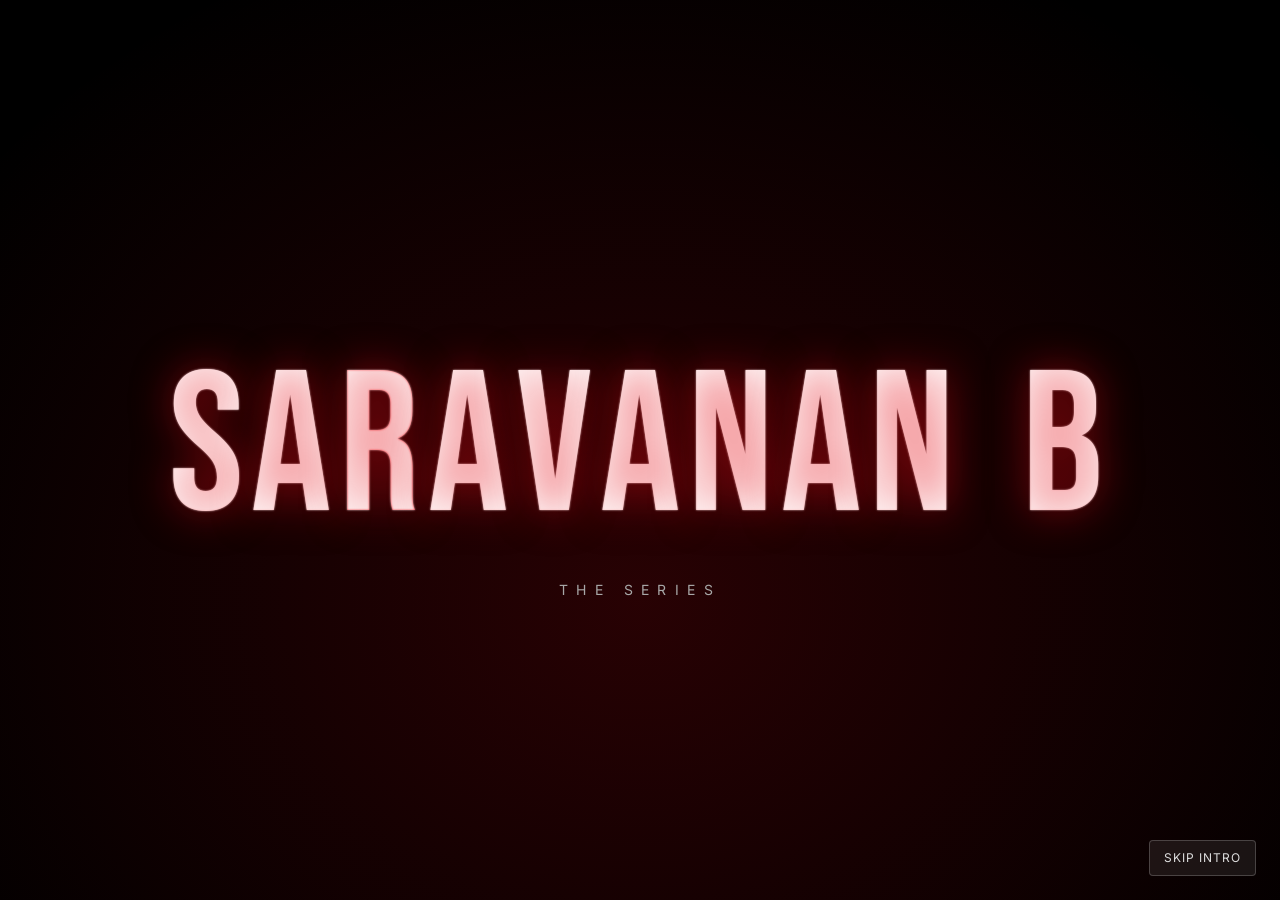
<file: portfolio/index.html>
<!doctype html>
<html lang="en">
<head>
  <meta charset="utf-8">
  <meta name="viewport" content="width=device-width, initial-scale=1">
  <title>The Series · Portfolio</title>
  <meta name="description" content="A streaming-style developer portfolio: resume, achievements, skills, projects and journey, one episode at a time.">
  <meta name="theme-color" content="#0b0b0b">
  <link rel="preconnect" href="https://fonts.googleapis.com">
  <link rel="preconnect" href="https://fonts.gstatic.com" crossorigin>
  <link href="https://fonts.googleapis.com/css2?family=Bebas+Neue&family=Inter:wght@400;500;600;700&family=Playfair+Display:ital,wght@0,500;1,500&display=swap" rel="stylesheet">
  <link rel="stylesheet" href="styles.css">
  <link rel="icon" href="assets/favicon.svg" type="image/svg+xml">
</head>
<body>

  <!-- 1. Opening: the "tudum" name card -->
  <div id="intro" class="intro" aria-hidden="true">
    <div class="intro__beam"></div>
    <div class="intro__name" id="intro-name"></div>
    <div class="intro__tag" id="intro-tag"></div>
    <button class="intro__skip" id="intro-skip" type="button">Skip intro</button>
  </div>

  <!-- 2. Who's watching? -->
  <div id="profiles" class="profiles" hidden>
    <h1 class="profiles__title">Who's watching?</h1>
    <div class="profiles__grid" id="profiles-grid"></div>
    <p class="profiles__note" id="profiles-note"></p>
  </div>

  <!-- 3. The site -->
  <div id="app" class="app" hidden>
    <header class="nav" id="nav">
      <a class="nav__logo" href="#home" aria-label="Home"><span class="nav__n" id="nav-initial">N</span><span class="nav__word">SERIES</span></a>
      <nav class="nav__links" aria-label="Sections">
        <a href="#home" class="is-active">Home</a>
        <a href="#resume">Resume</a>
        <a href="#achievements">Moments</a>
        <a href="#skills">Skills</a>
        <a href="#projects">Originals</a>
        <a href="#about">About</a>
        <a href="#journey">Journey</a>
        <a href="#picks">Top Picks</a>
      </nav>
      <div class="nav__right">
        <a class="btn btn--ghost btn--sm" id="nav-contact" href="#contact">Let's build</a>
        <button class="nav__avatar" id="nav-avatar" type="button" title="Switch profile" aria-label="Switch profile"></button>
      </div>
    </header>

    <main>
      <!-- Hero -->
      <section class="hero" id="home">
        <div class="hero__media">
          <img class="hero__img" id="hero-img" alt="" src="">
          <div class="hero__fade"></div>
          <div class="hero__stat" id="hero-stat"></div>
        </div>
        <div class="hero__body">
          <div class="kicker kicker--logo"><span class="nav__n" id="hero-initial">N</span> SERIES</div>
          <h1 class="hero__title" id="hero-title"></h1>
          <div class="hero__sub" id="hero-tagline"></div>
          <div class="hero__meta" id="hero-meta"></div>
          <div class="hero__role" id="hero-role"></div>
          <p class="hero__text" id="hero-summary"></p>
          <div class="hero__actions">
            <button class="btn btn--light" id="play-intro" type="button">▶&nbsp; Play Intro</button>
            <a class="btn btn--ghost" id="hero-resume" href="#resume">ⓘ&nbsp; View Resume</a>
            <a class="btn btn--icon" href="#about" aria-label="About me" title="About me">i</a>
          </div>
        </div>
        <div class="hero__row">
          <div class="row-head"><h2 class="row-title">Continue Exploring</h2><span class="row-hint" id="profile-hint"></span></div>
          <div class="rail" id="episodes-rail" data-rail></div>
        </div>
      </section>

      <!-- Resume -->
      <section class="section" id="resume">
        <div class="section__head"><span class="kicker">The Screenplay</span><h2 class="section__title">The Full Story</h2></div>
        <div class="resume">
          <article class="paper" id="paper"></article>
          <aside class="resume__side">
            <h3 class="side__title">Every episode, on one page.</h3>
            <p class="side__text">Education, training, projects, achievements and certifications, in the order a recruiter reads them.</p>
            <a class="btn btn--light btn--block" id="resume-view" href="#" target="_blank" rel="noopener">▶&nbsp; View Resume</a>
            <a class="btn btn--ghost btn--block" id="resume-download" href="#" download>⤓&nbsp; Download Resume</a>
            <div class="side__stats" id="resume-stats"></div>
          </aside>
        </div>
      </section>

      <!-- Achievements -->
      <section class="section" id="achievements">
        <div class="section__head"><span class="kicker">Awards Season</span><h2 class="section__title">Top Moments</h2></div>
        <div class="rail rail--moments" id="moments-rail" data-rail></div>
        <div class="row-head row-head--sub"><h3 class="row-title row-title--sm" id="cert-title">Certified</h3><div class="issuers" id="issuers"></div></div>
        <div class="rail rail--certs" id="certs-rail" data-rail></div>
      </section>

      <!-- Skills -->
      <section class="section" id="skills">
        <div class="section__head"><span class="kicker">Genres</span><h2 class="section__title">My Skill Universe</h2></div>
        <div class="skills">
          <ul class="skills__cats" id="skill-cats" role="tablist"></ul>
          <div class="skills__panel">
            <p class="skills__hint">Hover or tap a skill to see which Originals it appears in.</p>
            <div class="skills__grid" id="skill-grid" role="tabpanel"></div>
            <div class="skills__used" id="skill-used" aria-live="polite"></div>
          </div>
        </div>
      </section>

      <!-- Projects -->
      <section class="section" id="projects">
        <div class="section__head"><span class="kicker">Originals</span><h2 class="section__title">The Originals</h2></div>
        <div class="rail rail--projects" id="projects-rail" data-rail></div>
        <div class="progress"><span class="progress__label">Originals</span><div class="progress__bar"><i id="projects-progress"></i></div></div>
      </section>

      <!-- About -->
      <section class="section" id="about">
        <div class="section__head"><span class="kicker">The Pilot</span><h2 class="section__title">About Me</h2></div>
        <div class="about">
          <div class="about__media">
            <div class="about__glow"></div>
            <img id="about-img" alt="" src="">
            <div class="about__caption"><span class="kicker">Starring</span><strong id="about-name"></strong></div>
          </div>
          <div class="about__body">
            <blockquote class="about__quote" id="about-quote"></blockquote>
            <cite class="about__cite" id="about-cite"></cite>
            <div class="facts" id="about-facts"></div>
            <div class="chips" id="about-chips"></div>
          </div>
        </div>
      </section>

      <!-- Journey -->
      <section class="section" id="journey">
        <div class="section__head"><span class="kicker" id="journey-kicker">Seasons</span><h2 class="section__title">My Journey</h2><span class="row-hint">Every stage of the series. Pick a season to see its episodes.</span></div>
        <div class="seasons" id="seasons" role="tablist"></div>
        <div class="season" id="season-panel"></div>
      </section>

      <!-- Top picks -->
      <section class="section" id="picks">
        <div class="section__head"><span class="kicker">For you · from the series</span><h2 class="section__title" id="picks-title">Top Picks</h2></div>
        <div class="rail rail--picks" id="picks-rail" data-rail></div>
      </section>

      <!-- Footer / contact -->
      <footer class="outro" id="contact">
        <span class="kicker">The Next Episode</span>
        <h2 class="outro__title">To Be Continued…</h2>
        <div class="outro__name" id="outro-name"></div>
        <div class="outro__role" id="outro-role"></div>
        <div class="outro__actions" id="outro-actions"></div>
        <div class="outro__links">
          <button class="linklike" id="watch-again" type="button">↻ Watch again</button>
          <button class="linklike" id="replay-intro" type="button">▶ Replay opening</button>
        </div>
        <div class="outro__logo"><span class="nav__n" id="outro-initial">N</span> SERIES</div>
        <p class="outro__note" id="outro-note"></p>
      </footer>
    </main>
  </div>

  <script src="data.js"></script>
  <script src="app.js"></script>
</body>
</html>
</file>
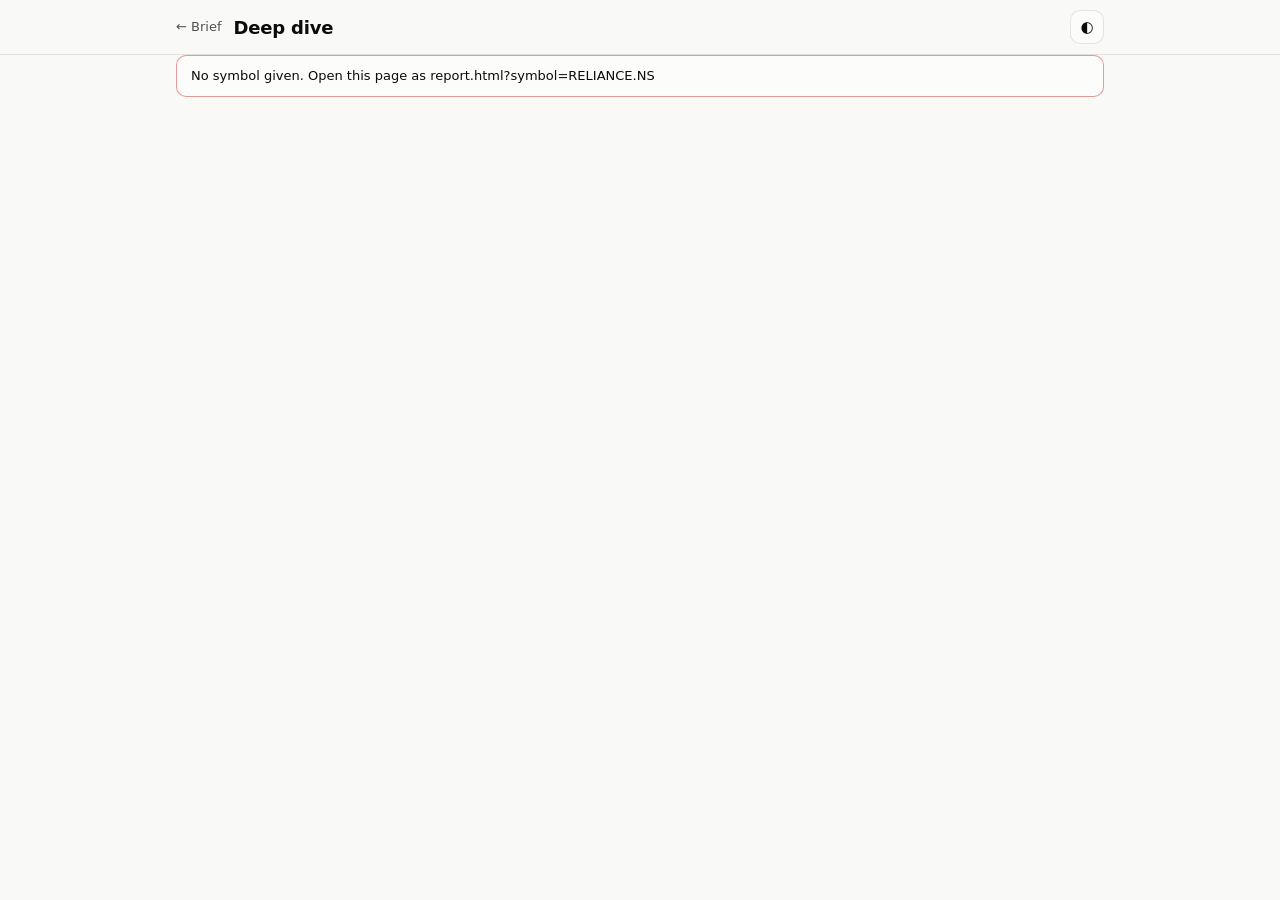
<file: report.html>
<!DOCTYPE html>
<html lang="en">
<head>
<meta charset="UTF-8">
<meta name="viewport" content="width=device-width, initial-scale=1, viewport-fit=cover">
<title>Deep Dive Report</title>
<meta name="description" content="Six-part equity deep dive grounded in multi-period financials, valuation, peers, risks and price data.">
<meta name="color-scheme" content="light dark">
<style>
:root{color-scheme:light;--page:#f9f9f7;--surface:#fcfcfb;--ink:#0b0b0b;--ink-2:#52514e;--muted:#898781;--grid:#e1e0d9;--axis:#c3c2b7;
  --border:rgba(11,11,11,.10);--wash:rgba(11,11,11,.04);--series:#2a78d6;--good:#0ca30c;--good-text:#006300;--warn:#fab219;--serious:#ec835a;--crit:#d03b3b;--radius:14px}
@media (prefers-color-scheme:dark){:root:not([data-theme="light"]){color-scheme:dark;--page:#0d0d0d;--surface:#1a1a19;--ink:#f0efec;--ink-2:#c3c2b7;--grid:#2c2c2a;--axis:#383835;
  --border:rgba(255,255,255,.10);--wash:rgba(255,255,255,.05);--series:#3987e5;--good-text:#0ca30c}}
:root[data-theme="dark"]{color-scheme:dark;--page:#0d0d0d;--surface:#1a1a19;--ink:#f0efec;--ink-2:#c3c2b7;--grid:#2c2c2a;--axis:#383835;
  --border:rgba(255,255,255,.10);--wash:rgba(255,255,255,.05);--series:#3987e5;--good-text:#0ca30c}
*{box-sizing:border-box;margin:0;padding:0}
body{font-family:system-ui,-apple-system,"Segoe UI",Roboto,sans-serif;background:var(--page);color:var(--ink);line-height:1.5;font-size:15px;padding-bottom:48px}
a{color:inherit}
button{font:inherit;color:inherit;border:0;background:none;cursor:pointer}
.wrap{max-width:960px;margin:0 auto;padding:0 16px}
header{position:sticky;top:0;z-index:20;background:var(--page);border-bottom:1px solid var(--border);padding:calc(10px + env(safe-area-inset-top)) 0 10px}
header .wrap{display:flex;align-items:center;gap:12px;flex-wrap:wrap}
header a.back{font-size:13px;color:var(--ink-2);text-decoration:none}
header h1{font-size:18px;font-weight:700;letter-spacing:-.01em;flex:1;min-width:0}
header small{color:var(--ink-2);font-size:12px}
.icon-btn{width:34px;height:34px;border-radius:10px;border:1px solid var(--border);background:var(--surface);display:grid;place-items:center}
main{padding-top:14px;display:grid;gap:14px}
.card{background:var(--surface);border:1px solid var(--border);border-radius:var(--radius);padding:16px;min-width:0}
main>*{min-width:0}
.banner{padding:10px 14px;border-radius:10px;font-size:13px;border:1px solid color-mix(in srgb,var(--warn) 50%,transparent);background:var(--surface)}
.banner.err{border-color:color-mix(in srgb,var(--crit) 50%,transparent)}
.hero{display:flex;gap:16px;align-items:flex-start;flex-wrap:wrap}
.hero .px{font-size:34px;font-weight:700;letter-spacing:-.02em;line-height:1.1}
.hero .px small{font-size:14px;font-weight:500;color:var(--ink-2);margin-left:6px}
.hero .meta{font-size:13px;color:var(--ink-2);margin-top:4px}
.tiles{display:grid;grid-template-columns:repeat(auto-fit,minmax(130px,1fr));gap:10px}
.tile{background:var(--wash);border-radius:12px;padding:10px 12px}
.tile .lbl{font-size:12px;color:var(--ink-2)}
.tile .val{font-size:20px;font-weight:600}
.chart{width:100%;height:220px;display:block}
.levels{display:flex;flex-wrap:wrap;gap:6px;margin-top:8px}
.levels span{font-size:12px;padding:3px 8px;border-radius:999px;background:var(--wash);color:var(--ink-2)}
.levels span.r{border-left:3px solid var(--crit)} .levels span.s{border-left:3px solid var(--good)}
.verdict{border-left:4px solid var(--series);padding:4px 0 4px 14px;font-size:16px}
.tabs{display:flex;gap:4px;flex-wrap:wrap;border-bottom:1px solid var(--border);margin-bottom:12px}
.tabs button{padding:8px 12px;font-size:13px;font-weight:600;color:var(--ink-2);border-bottom:2px solid transparent;margin-bottom:-1px}
.tabs button[aria-selected="true"]{color:var(--ink);border-color:var(--ink)}
.panel{display:none}.panel.on{display:block}
.md h1,.md h2,.md h3{font-size:15px;font-weight:700;margin:14px 0 6px}
.md h3{font-size:14px;color:var(--ink-2)}
.md p{margin:0 0 8px}
.md ul{margin:0 0 8px 18px}.md li{margin:2px 0}
.md table{width:100%;border-collapse:collapse;font-size:12.5px;font-variant-numeric:tabular-nums;margin:6px 0 12px;display:block;overflow:auto}
.md th,.md td{padding:5px 8px;border-bottom:1px solid var(--grid);text-align:right;white-space:nowrap}
.md th:first-child,.md td:first-child{text-align:left}
.md th{font-weight:600;color:var(--ink-2)}
.md code{font-size:12px;background:var(--wash);padding:1px 4px;border-radius:4px}
details{border-top:1px solid var(--border);margin-top:12px;padding-top:10px}
summary{cursor:pointer;font-size:13px;font-weight:600;color:var(--ink-2)}
.risk{display:grid;grid-template-columns:140px 1fr;gap:4px 12px;padding:10px 0;border-bottom:1px solid var(--grid);font-size:13.5px}
.risk b{grid-column:1/-1;font-size:15px}
.risk .k{color:var(--muted);font-size:12px;text-transform:uppercase;letter-spacing:.04em}
.risk .t{display:inline-block;font-size:11px;padding:2px 7px;border-radius:999px;background:var(--wash);color:var(--ink-2);margin-left:6px;text-transform:none;letter-spacing:0}
.prompt{border:1px solid var(--border);border-radius:12px;padding:12px 14px;margin-bottom:12px}
.prompt .h{display:flex;align-items:center;gap:10px;margin-bottom:6px}
.prompt .h b{flex:1;font-size:15px}
.copy{font-size:12px;font-weight:600;padding:5px 10px;border-radius:8px;border:1px solid var(--border);background:var(--surface)}
.prompt p.q{font-size:14px;margin-bottom:8px}
footer{font-size:12px;color:var(--muted);line-height:1.5;margin-top:10px}
.hidden{display:none!important}
@media (max-width:640px){.risk{grid-template-columns:1fr}.hero .px{font-size:28px}}
</style>
</head>
<body>
<header><div class="wrap">
  <a class="back" href="./">← Brief</a>
  <h1 id="title">Deep dive</h1>
  <small id="when"></small>
  <button class="icon-btn" id="theme" title="Toggle light/dark" aria-label="Toggle theme">◐</button>
</div></header>
<main class="wrap">
  <div id="banner" class="banner hidden"></div>
  <section class="card hero" id="hero"></section>
  <section class="card" id="chartCard"></section>
  <section class="card" id="verdict"></section>
  <section class="card" id="sections"></section>
  <section class="card" id="monitor"></section>
  <footer id="foot"></footer>
</main>
<script>
(function(){
'use strict';
const $ = s => document.querySelector(s);
const esc = s => String(s ?? '').replace(/[&<>"']/g, c => ({'&':'&amp;','<':'&lt;','>':'&gt;','"':'&quot;',"'":'&#39;'}[c]));
const root = document.documentElement;
try { const t = localStorage.getItem('sa_theme'); if (t) root.dataset.theme = t; } catch (e) {}
$('#theme').onclick = () => { const dark = root.dataset.theme ? root.dataset.theme === 'dark' : matchMedia('(prefers-color-scheme: dark)').matches;
  root.dataset.theme = dark ? 'light' : 'dark'; try { localStorage.setItem('sa_theme', root.dataset.theme); } catch (e) {} };

/* Minimal, safe Markdown: escape first, then headings, bold/italic, bullets, tables, paragraphs. */
function inline(s){ return esc(s).replace(/\*\*(.+?)\*\*/g,'<b>$1</b>').replace(/(^|\W)_(.+?)_(?=\W|$)/g,'$1<i>$2</i>').replace(/`(.+?)`/g,'<code>$1</code>'); }
function md(src){
  const lines = String(src || '').replace(/\r/g,'').split('\n'); let out = '', i = 0;
  while (i < lines.length) {
    const l = lines[i];
    if (/^\s*$/.test(l)) { i++; continue; }
    let m;
    if ((m = l.match(/^(#{1,6})\s+(.*)/))) { out += `<h${Math.min(3, m[1].length)}>${inline(m[2])}</h${Math.min(3, m[1].length)}>`; i++; continue; }
    if (/^\s*\|/.test(l)) {
      const rows = []; while (i < lines.length && /^\s*\|/.test(lines[i])) { rows.push(lines[i]); i++; }
      const cells = r => r.trim().replace(/^\||\|$/g,'').split('|').map(c => c.trim());
      const head = cells(rows[0]); const body = rows.slice(1).filter(r => !/^\s*\|?\s*:?-{2,}/.test(r)).map(cells);
      out += '<table><thead><tr>' + head.map(h => `<th>${inline(h)}</th>`).join('') + '</tr></thead><tbody>' +
        body.map(r => '<tr>' + r.map(c => `<td>${inline(c)}</td>`).join('') + '</tr>').join('') + '</tbody></table>'; continue;
    }
    if (/^\s*([-*•]|\d+[.)])\s+/.test(l)) {
      out += '<ul>'; while (i < lines.length && /^\s*([-*•]|\d+[.)])\s+/.test(lines[i])) { out += `<li>${inline(lines[i].replace(/^\s*([-*•]|\d+[.)])\s+/,''))}</li>`; i++; } out += '</ul>'; continue;
    }
    const para = []; while (i < lines.length && !/^\s*$/.test(lines[i]) && !/^(#{1,6}\s|\s*\||\s*([-*•]|\d+[.)])\s)/.test(lines[i])) { para.push(lines[i]); i++; }
    out += `<p>${inline(para.join(' '))}</p>`;
  }
  return out;
}
const fmt = (v, d=1, s='') => v == null ? '–' : Number(v).toLocaleString('en-IN', {maximumFractionDigits:d, minimumFractionDigits:d}) + s;
const money = (v, cur) => v == null ? '–' : cur === 'INR' ? (Math.abs(v) >= 1e12 ? '₹' + (v/1e12).toFixed(2) + ' lakh Cr' : '₹' + Math.round(v/1e7).toLocaleString('en-IN') + ' Cr') : (Math.abs(v) >= 1e9 ? (v/1e9).toFixed(1) + ' B' : (v/1e6).toFixed(0) + ' M');

function priceChart(pack){
  const c = pack.spark_1y || [], lv = pack.technicals.levels, w = 900, h = 220;
  if (c.length < 2) return '';
  const all = c.concat(lv.support, lv.resistance).filter(x => x != null);
  const min = Math.min(...all) * 0.99, max = Math.max(...all) * 1.01, span = max - min || 1;
  const px = i => 8 + i / (c.length - 1) * (w - 16), py = v => h - 18 - (v - min) / span * (h - 36);
  const pts = c.map((v, i) => `${px(i).toFixed(1)},${py(v).toFixed(1)}`).join(' ');
  const line = (v, cls) => `<line x1="8" x2="${w-8}" y1="${py(v).toFixed(1)}" y2="${py(v).toFixed(1)}" stroke="${cls === 's' ? 'var(--good)' : 'var(--crit)'}" stroke-width="1" opacity=".7"/>
    <text x="${w-10}" y="${(py(v)-3).toFixed(1)}" text-anchor="end" font-size="10" fill="var(--muted)">${fmt(v,0)}</text>`;
  const ticks = [.08, .5, .92].map(f => { const v = min + f * span; return `<line x1="8" x2="${w-8}" y1="${py(v).toFixed(1)}" y2="${py(v).toFixed(1)}" stroke="var(--grid)" stroke-width="1"/><text x="8" y="${(py(v)-3).toFixed(1)}" font-size="10" fill="var(--muted)">${fmt(v,0)}</text>`; }).join('');
  const d0 = pack.spark_1y_dates?.[0] || '', d1 = pack.spark_1y_dates?.[c.length-1] || '';
  return `<svg class="chart" viewBox="0 0 ${w} ${h}" preserveAspectRatio="none" role="img" aria-label="One-year closing price with support and resistance">
    ${ticks}${lv.support.map(v => line(v,'s')).join('')}${lv.resistance.map(v => line(v,'r')).join('')}
    <polyline points="${pts}" fill="none" stroke="var(--series)" stroke-width="2" stroke-linejoin="round" vector-effect="non-scaling-stroke"/>
    <text x="8" y="${h-4}" font-size="10" fill="var(--muted)">${d0}</text><text x="${w-8}" y="${h-4}" text-anchor="end" font-size="10" fill="var(--muted)">${d1}</text></svg>`;
}

function render(doc){
  const p = doc.pack, v = p.valuation, r = doc.report, cur = p.currency;
  const ind = p.technicals.indicators;
  document.title = `${p.name} · Deep dive`;
  $('#title').textContent = `${p.name} (${p.symbol})`;
  $('#when').textContent = 'data as of ' + new Date(p.generated_at).toLocaleString('en-IN');
  $('#hero').innerHTML = `
    <div style="flex:1;min-width:220px"><div class="px">${cur === 'INR' ? '₹' : ''}${fmt(v.price,2)}<small style="color:${(ind.change_1d_pct||0)>=0?'var(--good-text)':'var(--crit)'}">${fmt(ind.change_1d_pct,2,'%')} today</small></div>
      <div class="meta">${esc(cur)} · ${p.financial_company ? 'Bank / lender metrics' : 'Industrial metrics'} · sources: ${p.sources.map(esc).join(', ')}</div></div>
    <div class="tiles" style="flex:2;min-width:260px">
      <div class="tile"><div class="lbl">Market cap</div><div class="val">${money(v.market_cap, cur)}</div></div>
      <div class="tile"><div class="lbl">P/E (TTM)</div><div class="val">${fmt(v.pe_ttm,1,'x')}</div></div>
      <div class="tile"><div class="lbl">P/B</div><div class="val">${fmt(v.pb,2,'x')}</div></div>
      ${p.financial_company ? `<div class="tile"><div class="lbl">ROE (TTM)</div><div class="val">${fmt(v.roe_ttm_pct,1,'%')}</div></div>`
                            : `<div class="tile"><div class="lbl">EV/EBITDA</div><div class="val">${fmt(v.ev_ebitda_ttm,1,'x')}</div></div>
                               <div class="tile"><div class="lbl">FCF yield</div><div class="val">${fmt(v.fcf_yield_pct,2,'%')}</div></div>`}
      <div class="tile"><div class="lbl">1-year return</div><div class="val">${fmt(p.technicals.ret_1y_pct,1,'%')}</div></div>
    </div>`;
  const lv = p.technicals.levels;
  $('#chartCard').innerHTML = `<h2 style="font-size:15px;margin-bottom:6px">One year, with swing support and resistance</h2>${priceChart(p)}
    <div class="levels">${lv.support.map(s => `<span class="s">support ${fmt(s,0)}</span>`).join('')}${lv.resistance.map(s => `<span class="r">resistance ${fmt(s,0)}</span>`).join('')}
      <span>52w ${fmt(lv.low_52w,0)} – ${fmt(lv.high_52w,0)}</span><span>RSI ${fmt(ind.rsi14,0)}</span><span>${fmt(ind.sma200 ? (ind.close/ind.sma200-1)*100 : null,1,'%')} vs 200DMA</span></div>`;

  if (r && (r.verdict || r.business)) {
    $('#verdict').innerHTML = r.verdict ? `<div class="verdict">${esc(r.verdict)}</div><div style="font-size:12px;color:var(--muted);margin-top:8px">Written by ${esc(r.model || 'Claude')} from the data below. Judgement, not fact. Verify before acting.</div>` : '';
    $('#verdict').classList.toggle('hidden', !r.verdict);
    const secs = doc.prompts.map(pr => ({key: pr.key, title: pr.title, body: pr.key === 'risks' ? risksHtml(r.risks) : md(r[pr.key] || '_Not returned._'), data: pr.data}));
    $('#sections').innerHTML = `<div class="tabs" role="tablist">${secs.map((s, i) => `<button role="tab" aria-selected="${i===0}" data-k="${s.key}">${esc(s.title)}</button>`).join('')}</div>` +
      secs.map((s, i) => `<div class="panel md ${i===0?'on':''}" data-k="${s.key}">${s.body}<details><summary>Data this section was given</summary><div class="md">${md(s.data)}</div></details></div>`).join('');
    $('#monitor').innerHTML = `<h2 style="font-size:15px;margin-bottom:8px">Numbers to monitor</h2>` + (Array.isArray(r.monitor) && r.monitor.length ?
      `<div class="md"><table><thead><tr><th>Metric</th><th>Now</th><th>Why it matters</th><th>Act if</th></tr></thead><tbody>${r.monitor.map(m => `<tr><td><b>${esc(m.metric)}</b></td><td>${esc(m.current)}</td><td style="white-space:normal;text-align:left">${esc(m.why)}</td><td style="white-space:normal;text-align:left">${esc(m.threshold)}</td></tr>`).join('')}</tbody></table></div>` : '<p class="md">Not returned.</p>');
  } else {
    $('#banner').classList.remove('hidden');
    $('#banner').innerHTML = `<b>No AI report for this run.</b> Add an <code>ANTHROPIC_API_KEY</code> secret to generate one, or copy any of the six prompts below (each is pre-filled with the real data) into an assistant.`;
    $('#verdict').classList.add('hidden');
    $('#sections').innerHTML = doc.prompts.map((pr, i) => `<div class="prompt" id="p${i}">
      <div class="h"><b>${i+1}. ${esc(pr.title)}</b><button class="copy" data-i="${i}">Copy prompt + data</button></div>
      <p class="q">${esc(pr.prompt)}</p><details open><summary>Data</summary><div class="md">${md(pr.data)}</div></details></div>`).join('');
    $('#monitor').classList.add('hidden');
    document.querySelectorAll('.copy').forEach(b => b.onclick = async () => { const pr = doc.prompts[+b.dataset.i];
      try { await navigator.clipboard.writeText(pr.prompt + '\n\n' + pr.data); b.textContent = 'Copied'; setTimeout(() => b.textContent = 'Copy prompt + data', 1500); } catch (e) { b.textContent = 'Select and copy manually'; } });
  }
  document.querySelectorAll('.tabs button').forEach(b => b.onclick = () => {
    document.querySelectorAll('.tabs button').forEach(x => x.setAttribute('aria-selected', x === b));
    document.querySelectorAll('.panel').forEach(x => x.classList.toggle('on', x.dataset.k === b.dataset.k)); });
  $('#foot').innerHTML = esc(doc.disclaimer || '') + (r && r.usage ? ` · ${r.usage.input_tokens.toLocaleString()} in / ${r.usage.output_tokens.toLocaleString()} out tokens` : '');
}
function risksHtml(risks){
  if (!Array.isArray(risks) || !risks.length) return '<p>Not returned.</p>';
  return risks.map(k => `<div class="risk"><b>${esc(k.name)}<span class="t">${esc(k.type || '')}</span></b>
    <span class="k">Trigger</span><span>${esc(k.trigger)}</span><span class="k">Impact</span><span>${esc(k.impact)}</span><span class="k">Watch</span><span>${esc(k.watch)}</span></div>`).join('');
}
async function load(){
  const sym = new URLSearchParams(location.search).get('symbol');
  try {
    if (!sym) throw new Error('No symbol given. Open this page as report.html?symbol=RELIANCE.NS');
    const idx = await (await fetch('data/deepdive/index.json', {cache:'no-store'})).json();
    const entry = idx[sym] || idx[sym.toUpperCase()];
    if (!entry) throw new Error(`No deep dive for ${sym} yet. Run: python3 deepdive.py ${sym}`);
    const doc = await (await fetch('data/deepdive/' + entry.file, {cache:'no-store'})).json();
    render(doc);
  } catch (e) {
    $('#banner').className = 'banner err'; $('#banner').textContent = e.message;
    ['#hero','#chartCard','#verdict','#sections','#monitor'].forEach(s => $(s).classList.add('hidden'));
  }
}
load();
})();
</script>
</body>
</html>
</file>
<file: control-tower/styles.css>
/* ============================================================
   CONTROL TOWER · industrial dark, andon amber
   ============================================================ */
:root{
  --bg:#0a0c10; --panel:#10141b; --panel-2:#161b24; --line:rgba(255,255,255,.08); --line-2:rgba(255,255,255,.14);
  --text:#e9edf2; --muted:#96a0b0; --dim:#5e6878;
  --amber:#ffb000; --amber-2:#ff8a00; --amber-dim:rgba(255,176,0,.14); --green:#2ee59d; --red:#ff4d4f; --blue:#8fd3ff;
  --display:"Barlow Condensed","Arial Narrow",sans-serif; --body:"Barlow",system-ui,sans-serif; --mono:"IBM Plex Mono",ui-monospace,Menlo,monospace;
  --gutter:clamp(16px,4vw,64px); --ease:cubic-bezier(.2,.7,.2,1); --ease-out:cubic-bezier(.16,1,.3,1);
}
*{box-sizing:border-box}
html{scroll-behavior:smooth}
body{margin:0;background:var(--bg);color:var(--text);font-family:var(--body);font-size:15px;line-height:1.5;overflow-x:hidden;
  background-image:linear-gradient(rgba(255,255,255,.025) 1px,transparent 1px),linear-gradient(90deg,rgba(255,255,255,.025) 1px,transparent 1px);background-size:48px 48px}
a{color:inherit;text-decoration:none} img{display:block;max-width:100%} button{font:inherit;color:inherit;cursor:pointer}
h1,h2,h3{margin:0;font-weight:600} ul,ol{margin:0;padding:0;list-style:none}
.mono{font-family:var(--mono);font-size:11px;letter-spacing:.08em;text-transform:uppercase}
.dot{display:inline-block;width:8px;height:8px;border-radius:50%;background:var(--dim)} .dot--ok{background:var(--green);box-shadow:0 0 10px var(--green);animation:pulse 2s infinite}
@keyframes pulse{0%,100%{opacity:1}50%{opacity:.45}}

.btn{display:inline-flex;align-items:center;gap:8px;padding:12px 20px;border-radius:4px;border:1px solid transparent;font-weight:600;font-size:14px;line-height:1;white-space:nowrap;transition:transform .25s var(--ease),background .2s,border-color .2s,box-shadow .25s}
.btn:hover{transform:translateY(-2px)} .btn--sm{padding:8px 14px;font-size:12px}
.btn--amber{background:var(--amber);color:#1a1200;box-shadow:0 0 0 0 rgba(255,176,0,.4)} .btn--amber:hover{box-shadow:0 8px 30px rgba(255,176,0,.35)}
.btn--ghost{border-color:var(--line-2);background:rgba(255,255,255,.03)} .btn--ghost:hover{border-color:var(--amber);background:var(--amber-dim)}
.btn .arrow{display:inline-block;transition:transform .3s var(--ease)} .btn:hover .arrow{transform:translateY(3px)}

/* ---------- boot ---------- */
.boot{position:fixed;inset:0;z-index:100;background:#06070a;display:grid;place-items:center;grid-template-rows:1fr auto auto 1fr;padding:40px;transition:opacity .6s ease,visibility .6s}
.boot.is-done{opacity:0;visibility:hidden;pointer-events:none}
.boot__cluster{width:min(80vw,420px);align-self:end}
.boot__track{fill:none;stroke:rgba(255,255,255,.08);stroke-width:14;stroke-linecap:round}
.boot__arc{fill:none;stroke:url(#arc);stroke-width:14;stroke-linecap:round;stroke-dasharray:503;stroke-dashoffset:503;animation:sweep 2.2s var(--ease-out) .3s forwards}
.boot__ticks line{stroke:rgba(255,255,255,.3);stroke-width:2}
.boot__needle line{stroke:var(--amber);stroke-width:4;stroke-linecap:round} .boot__needle circle{fill:#111;stroke:var(--amber);stroke-width:3}
.boot__needle{transform-origin:200px 200px;transform:rotate(-90deg);animation:needle 2.2s var(--ease-out) .3s forwards}
.boot__num{font-family:var(--display);font-size:64px;font-weight:700;fill:#fff} .boot__unit{font-family:var(--mono);font-size:10px;letter-spacing:.2em;fill:var(--muted)}
@keyframes sweep{to{stroke-dashoffset:503px;stroke-dashoffset:calc(503px - 503px * .39)}}
@keyframes needle{to{transform:rotate(-20deg)}}
.boot__log{margin:8px 0 0;font-family:var(--mono);font-size:11px;letter-spacing:.08em;color:var(--muted);min-height:84px;text-align:left;width:min(80vw,420px)}
.boot__log b{color:var(--green);font-weight:500}
.boot__name{font-family:var(--display);font-weight:700;font-size:clamp(40px,9vw,96px);letter-spacing:.06em;text-transform:uppercase;line-height:1;opacity:0;transform:translateY(10px);transition:opacity .6s ease,transform .6s var(--ease-out)}
.boot__name.is-in{opacity:1;transform:none}
.boot__skip{position:absolute;right:24px;bottom:24px;background:none;border:1px solid var(--line-2);color:var(--muted);padding:8px 14px;border-radius:4px;font-family:var(--mono);font-size:11px;letter-spacing:.1em;text-transform:uppercase}

/* ---------- nav ---------- */
.nav{position:fixed;top:0;left:0;right:0;z-index:50;height:60px;display:flex;align-items:center;gap:28px;padding:0 var(--gutter);border-bottom:1px solid transparent;transition:background .3s,border-color .3s}
.nav.is-solid{background:rgba(10,12,16,.85);backdrop-filter:blur(12px);border-color:var(--line)}
.nav__brand{display:flex;align-items:center;gap:10px;font-family:var(--display);font-weight:600;font-size:16px;letter-spacing:.14em;text-transform:uppercase}
.nav__mono{display:grid;place-items:center;width:30px;height:30px;border:2px solid var(--amber);color:var(--amber);font-family:var(--mono);font-size:12px;letter-spacing:0;border-radius:3px}
.nav__links{display:flex;gap:20px;font-size:13px;color:var(--muted)} .nav__links a{position:relative;padding:4px 0;transition:color .2s} .nav__links a:hover,.nav__links a.is-active{color:#fff}
.nav__links a.is-active::after{content:"";position:absolute;left:0;right:0;bottom:-3px;height:2px;background:var(--amber)}
.nav__status{margin-left:auto;display:flex;align-items:center;gap:8px;color:var(--muted)}

/* ---------- hero ---------- */
.hero{padding:120px var(--gutter) 0;position:relative;overflow:hidden}
.blueprint{position:absolute;left:-6%;top:28%;width:min(78vw,1100px);height:auto;opacity:.07;pointer-events:none;z-index:0;fill:none;stroke:#8fd3ff;stroke-width:1.5;stroke-dasharray:1400;stroke-dashoffset:1400;animation:draw 4s ease 1.2s forwards} .hero__grid,.kpis,.ticker{position:relative;z-index:1}
@keyframes draw{to{stroke-dashoffset:0}}
.hero::before{content:"";position:absolute;inset:0;background:radial-gradient(ellipse at 75% 20%,rgba(255,176,0,.12),transparent 55%);pointer-events:none}
.hero__grid{display:grid;grid-template-columns:minmax(0,1.3fr) minmax(280px,.8fr);gap:clamp(24px,5vw,80px);align-items:center}
.eyebrow{color:var(--amber);margin-bottom:14px;display:flex;align-items:center;gap:10px} .eyebrow::before{content:"";width:28px;height:2px;background:var(--amber)}
.hero__name{font-family:var(--display);font-weight:700;font-size:clamp(56px,9vw,132px);line-height:.92;letter-spacing:.02em;text-transform:uppercase}
.hero__name .w{display:inline-block;overflow:hidden;vertical-align:bottom} .hero__name .w span{display:inline-block;transform:translateY(110%);animation:rise 1s var(--ease-out) forwards;animation-delay:calc(var(--i) * .08s)}
@keyframes rise{to{transform:none}}
.hero__tag{margin:14px 0 18px;color:var(--muted);font-size:12px}
.hero__text{max-width:58ch;font-size:16px;color:#c9d0da;margin:0 0 26px}
.hero__actions{display:flex;flex-wrap:wrap;gap:12px}
.plate{position:relative;margin:0;aspect-ratio:4/5;max-width:420px;justify-self:end;width:100%;border:1px solid var(--line-2);border-radius:6px;background:linear-gradient(180deg,#141922,#0b0e13);overflow:hidden;animation:fadein 1s ease .3s both}
.plate img{width:100%;height:100%;object-fit:contain;object-position:center bottom;padding-top:28px;-webkit-mask-image:linear-gradient(180deg,#000 80%,transparent);mask-image:linear-gradient(180deg,#000 80%,transparent)}
.plate__hazard{position:absolute;top:0;left:0;right:0;height:8px;background:repeating-linear-gradient(135deg,var(--amber) 0 12px,#111 12px 24px)}
.plate__tag{position:absolute;left:12px;right:12px;bottom:12px;display:flex;justify-content:space-between;padding:8px 10px;background:rgba(10,12,16,.75);border:1px solid var(--line);border-radius:3px;color:var(--muted)}
@keyframes fadein{from{opacity:0}to{opacity:1}}
.kpis{display:grid;grid-template-columns:repeat(4,1fr);gap:1px;margin-top:56px;background:var(--line);border:1px solid var(--line);border-radius:6px;overflow:hidden}
.kpi{background:var(--panel);padding:22px 22px 18px;position:relative;overflow:hidden}
.kpi::after{content:"";position:absolute;left:0;bottom:0;height:2px;width:0;background:var(--amber);transition:width 1.2s var(--ease-out)} .kpi.is-in::after{width:100%}
.kpi__value{font-family:var(--display);font-weight:700;font-size:56px;line-height:1;letter-spacing:.01em;color:#fff}
.kpi__label{margin-top:6px;font-weight:600;color:#dfe5ee} .kpi__note{font-size:12px;color:var(--dim);margin-top:2px}
.ticker{margin:28px calc(-1 * var(--gutter)) 0;border-top:1px solid var(--line);border-bottom:1px solid var(--line);background:#0d1016;overflow:hidden;white-space:nowrap}
.ticker__track{display:inline-block;padding:10px 0;animation:ticker 40s linear infinite} .ticker__track span{font-family:var(--mono);font-size:11px;letter-spacing:.14em;color:var(--muted);padding:0 28px} .ticker__track span::before{content:"◆";color:var(--amber);margin-right:28px;font-size:8px;vertical-align:middle}
@keyframes ticker{to{transform:translateX(-50%)}}

/* ---------- sections ---------- */
.section{padding:110px var(--gutter) 20px}
.section__head{max-width:860px;margin-bottom:34px}
.section-label{display:flex;align-items:center;gap:12px;font-family:var(--display);font-weight:600;font-size:16px;letter-spacing:.14em;text-transform:uppercase;color:var(--amber)}
.section-label .mono{padding:3px 7px;border:1px solid var(--amber);border-radius:3px;color:var(--amber)}
.section__title{font-family:var(--display);font-weight:700;font-size:clamp(36px,5.2vw,64px);line-height:1;letter-spacing:.01em;margin-top:14px;text-transform:uppercase}
.section__sub{margin:12px 0 0;color:var(--muted);max-width:62ch}
.reveal{opacity:0;transform:translateY(26px);transition:opacity .8s ease,transform .9s var(--ease-out)} .reveal.is-in{opacity:1;transform:none}
.reveal-clip{clip-path:inset(0 100% 0 0);transition:clip-path 1s var(--ease-out)} .reveal-clip.is-in{clip-path:inset(0 0 0 0)}

/* ---------- the line ---------- */
.line{position:relative;height:calc(100vh * 7)}
.line__sticky{position:sticky;top:0;height:100vh;overflow:hidden;display:flex;flex-direction:column;background:linear-gradient(180deg,var(--bg),#0d1016 60%,#0a0c10)}
.line__head{padding:76px var(--gutter) 0;display:grid;grid-template-columns:1fr auto;gap:8px 24px;align-items:end}
.line__station{display:flex;gap:18px;color:var(--muted)} .line__station span:last-child{color:var(--amber)}
.line__progress{grid-column:1/-1;height:2px;background:var(--line);margin-top:12px} .line__progress i{display:block;height:100%;width:0;background:var(--amber);box-shadow:0 0 12px var(--amber)}
.line__stage{position:relative;flex:1;min-height:0}
.car{position:absolute;left:clamp(16px,5vw,80px);bottom:20.5%;width:clamp(240px,34vw,560px);z-index:3;filter:drop-shadow(0 30px 40px rgba(0,0,0,.65))}
.car svg{width:100%;height:auto;overflow:visible}
.car__layer{transition:opacity .7s ease,transform .9s var(--ease-out);opacity:.1}
.car__layer.is-fitted{opacity:1}
/* chassis */
.car__chassis .frame{fill:#3d4552;stroke:#20252d;stroke-width:2} .car__chassis .frame--x{fill:#2d333d}
.car__chassis .spring{fill:none;stroke:#8a93a3;stroke-width:3;stroke-linejoin:round}
.car__chassis .engine rect{fill:#262b33;stroke:#59616e;stroke-width:2} .car__chassis .engine path{stroke:#59616e;stroke-width:2} .car__chassis .engine circle{fill:#1b1f26;stroke:#8a93a3;stroke-width:3}
.car__chassis .exhaust{stroke:#6b7483;stroke-width:5;stroke-linecap:round} .car__chassis .muffler{fill:#4a5260;stroke:#20252d;stroke-width:2} .car__chassis .axle{stroke:#20252d;stroke-width:6;stroke-linecap:round}
/* body */
.car__body{transform:translateY(-44px)} .car__body.is-fitted{transform:none}
.car__shell{fill:url(#primer);stroke:#161a20;stroke-width:3;stroke-linejoin:round;transition:fill 1.2s ease}
.car.is-painted .car__shell{fill:url(#paint)}
.car__arch{fill:none;stroke:#161a20;stroke-width:3} .car__crease{fill:none;stroke:rgba(255,255,255,.22);stroke-width:1.5}
.car__skirt{stroke:#161a20;stroke-width:3} .car__seam{fill:none;stroke:#161a20;stroke-width:2;opacity:.75}
.car__handle{fill:#161a20} .car__bumper{fill:#1e232b;stroke:#161a20;stroke-width:2;transition:fill 1.2s ease} .car.is-painted .car__bumper{fill:#a65f00}
.car__grille{stroke:#0e1116;stroke-width:2} .car__mirror path{fill:#1e232b;stroke:#161a20;stroke-width:2} .car.is-painted .car__mirror path:first-child{fill:url(#paint)}
.car__cap{fill:none;stroke:#161a20;stroke-width:2} .car__sillchrome{stroke:rgba(255,255,255,.35);stroke-width:1.5;opacity:0;transition:opacity 1s} .car.is-painted .car__sillchrome{opacity:1}
.car__highlight{fill:rgba(255,255,255,.18);opacity:0;transition:opacity 1.2s .3s} .car.is-painted .car__highlight{opacity:1}
/* wheels */
.car__wheels{transform:translateY(70px)} .car__wheels.is-fitted{transform:none}
.wheel .tyre{fill:#15181d;stroke:#2c313a;stroke-width:7} .wheel .rim{fill:#1a1f27;stroke:url(#chrome);stroke-width:4} .wheel .spokes{stroke:url(#chrome);stroke-width:5;stroke-linecap:round;fill:none} .wheel .hub{fill:#c9d1dc}
.caliper{fill:none;stroke:var(--red);stroke-width:5;stroke-linecap:round;opacity:.9}
/* glass */
.car__glass path{fill:url(#glassg);stroke:#0e1116;stroke-width:2} .car__glass .car__reflect{fill:none;stroke:rgba(255,255,255,.55);stroke-width:2;stroke-linecap:round}
.car__glass{transform:translateY(-28px)} .car__glass.is-fitted{transform:none}
/* lights */
.car__lights .head{fill:#fff6d6;stroke:#9a8a5a;stroke-width:1;filter:url(#glow)} .car__lights .drl{stroke:#fff;stroke-width:2;stroke-linecap:round}
.car__lights .beam{fill:url(#beam)} .car__lights .tail{fill:#ff3b3b;filter:url(#glow)} .car__lights .tail--low{fill:#ff8a00} .car__lights .indicator{fill:#ff8a00;filter:url(#glow)}
.car__lights{opacity:0} .car__lights.is-fitted{opacity:1}
/* sparks */
.sparks circle{fill:#ffd166;opacity:0;transform-origin:center;transform-box:fill-box}
.car.is-sparking .sparks circle{animation:spark .7s var(--ease-out) forwards}
.sparks circle:nth-child(1){cx:320px;cy:60px;--dx:-40px;--dy:-50px} .sparks circle:nth-child(2){cx:320px;cy:60px;--dx:50px;--dy:-30px;animation-delay:.05s}
.sparks circle:nth-child(3){cx:320px;cy:60px;--dx:-70px;--dy:-10px;animation-delay:.08s} .sparks circle:nth-child(4){cx:320px;cy:60px;--dx:70px;--dy:-60px;animation-delay:.02s}
.sparks circle:nth-child(5){cx:320px;cy:60px;--dx:-20px;--dy:-80px;animation-delay:.1s} .sparks circle:nth-child(6){cx:320px;cy:60px;--dx:30px;--dy:-85px;animation-delay:.04s}
.sparks circle:nth-child(7){cx:320px;cy:60px;--dx:-90px;--dy:-40px;animation-delay:.12s} .sparks circle:nth-child(8){cx:320px;cy:60px;--dx:95px;--dy:-20px;animation-delay:.06s}
.sparks circle:nth-child(9){cx:320px;cy:60px;--dx:-55px;--dy:-75px;animation-delay:.14s} .sparks circle:nth-child(10){cx:320px;cy:60px;--dx:60px;--dy:-80px;animation-delay:.09s}
@keyframes spark{0%{opacity:1;transform:translate(0,0) scale(1)}100%{opacity:0;transform:translate(var(--dx),var(--dy)) scale(.3)}}
.car__shadow{position:absolute;left:8%;right:8%;bottom:-12%;height:18px;border-radius:50%;background:radial-gradient(ellipse,rgba(0,0,0,.6),transparent 70%)}
.factory{position:absolute;left:0;bottom:21%;height:78%;width:auto;z-index:0;opacity:.9;will-change:transform;pointer-events:none}
.f-beam{fill:#1a2029} .f-truss path{fill:none;stroke:#2a313c;stroke-width:3} .f-cols rect{fill:#141920} .f-mesh{opacity:.5}
.f-lamps rect{fill:#2a313c} .f-lamps .shade{fill:#3a4250} .f-lamps .cone{fill:url(#cone)}
.f-floor path{stroke:rgba(255,255,255,.1);stroke-width:2;fill:none}
.robot .base{fill:#1e242d;stroke:#3a4250;stroke-width:2} .robot rect{fill:#262d37;stroke:#3f4756;stroke-width:2} .robot circle{fill:#1e242d;stroke:#59616e;stroke-width:2} .robot .tool path{stroke:#8a93a3;stroke-width:3;fill:none}
.robot .arm1{transform-origin:0 0;animation:arm1 6s ease-in-out infinite} .robot .arm2{transform-origin:0 0;animation:arm2 6s ease-in-out infinite} .robot--b .arm1{animation-delay:-3s} .robot--b .arm2{animation-delay:-3s}
@keyframes arm1{0%,100%{transform:rotate(-4deg)}50%{transform:rotate(6deg)}} @keyframes arm2{0%,100%{transform:translate(0,-196px) rotate(10deg)}50%{transform:translate(0,-196px) rotate(-22deg)}}
.belt{position:absolute;left:0;right:0;bottom:22%;height:14px;background:#161b24;border-top:1px solid var(--line-2);border-bottom:1px solid var(--line-2);z-index:2}
.belt::before{content:"";position:absolute;left:0;right:0;top:-6px;height:5px;background:repeating-linear-gradient(135deg,var(--amber) 0 10px,#111 10px 20px);opacity:.7}
.belt__rollers{height:100%;background:repeating-linear-gradient(90deg,transparent 0 28px,rgba(255,255,255,.12) 28px 32px);will-change:background-position}
.line__track{position:absolute;top:0;bottom:34%;left:0;display:flex;align-items:flex-start;gap:clamp(24px,4vw,64px);padding:4vh 0 0 100vw;will-change:transform}
.station{flex:0 0 clamp(300px,34vw,440px);position:relative;background:var(--panel);border:1px solid var(--line);border-radius:6px;padding:22px 22px 20px;transition:transform .8s var(--ease-out),border-color .5s,opacity .6s;opacity:.5;transform:translateY(14px) scale(.98)}
.station.is-active{opacity:1;transform:none;border-color:rgba(255,176,0,.5);box-shadow:0 20px 60px rgba(0,0,0,.5),0 0 0 1px rgba(255,176,0,.15)}
.station.is-active .station__part{color:var(--amber)}
.station__top{display:flex;justify-content:space-between;align-items:center;color:var(--muted);margin-bottom:14px}
.station__part{font-family:var(--mono);font-size:11px;letter-spacing:.1em;text-transform:uppercase;color:var(--dim);transition:color .4s}
.station__n{font-family:var(--display);font-weight:700;font-size:54px;line-height:1;color:rgba(255,255,255,.08);position:absolute;right:16px;top:8px}
.station__title{font-family:var(--display);font-weight:700;font-size:34px;line-height:1;letter-spacing:.02em;text-transform:uppercase}
.station__meta{margin:6px 0 10px;color:var(--muted);font-size:12px} .station__meta b{color:#fff;font-weight:600}
.station__lead{font-size:15px;color:#e5eaf1;margin:0 0 10px;font-weight:500}
.station ul{padding-left:0;display:flex;flex-direction:column;gap:6px} .station li{position:relative;padding-left:16px;font-size:13px;color:var(--muted)} .station li::before{content:"";position:absolute;left:0;top:8px;width:6px;height:6px;background:var(--amber);transform:rotate(45deg)}
.line__mobile-head{display:none}

/* ---------- BOM ---------- */
.filters{display:flex;flex-wrap:wrap;gap:8px;margin-bottom:16px}
.chip{padding:7px 14px;border-radius:999px;border:1px solid var(--line-2);background:none;font-size:12px;font-weight:600;color:var(--muted);transition:all .2s} .chip:hover{color:#fff;border-color:#fff} .chip.is-active{background:var(--amber);border-color:var(--amber);color:#1a1200}
.table-wrap{border:1px solid var(--line);border-radius:6px;overflow:auto;background:var(--panel)}
.bom{width:100%;border-collapse:collapse;font-size:13.5px;min-width:720px}
.bom th{text-align:left;padding:12px 16px;font-family:var(--mono);font-size:10px;letter-spacing:.12em;text-transform:uppercase;color:var(--dim);border-bottom:1px solid var(--line-2);font-weight:500}
.bom td{padding:12px 16px;border-bottom:1px solid var(--line);vertical-align:middle}
.bom tr{transition:background .2s,opacity .5s,transform .5s var(--ease-out)} .bom tbody tr:hover{background:rgba(255,176,0,.05)}
.bom tbody tr.is-hidden{display:none} .bom tbody tr.is-stagger{opacity:0;transform:translateX(-10px)}
.bom .pn{font-family:var(--mono);font-size:12px;color:var(--amber)} .bom .cat{font-size:12px;color:var(--muted)} .bom .desc{font-weight:600;color:#fff}
.qty{display:flex;align-items:center;gap:10px} .qty__track{display:flex;gap:2px} .qty__track i{width:14px;height:8px;background:var(--line-2);border-radius:2px} .qty__track i.on{background:var(--amber)} .qty b{font-family:var(--mono);font-size:11px;color:var(--muted);font-weight:500}
.used{display:flex;flex-wrap:wrap;gap:4px} .used span{font-family:var(--mono);font-size:10px;letter-spacing:.06em;padding:2px 6px;border:1px solid var(--line-2);border-radius:3px;color:var(--muted)} .used em{font-style:normal;font-size:12px;color:var(--dim)}

/* ---------- work orders ---------- */
.work{display:grid;grid-template-columns:minmax(0,1.5fr) minmax(300px,.8fr);gap:24px;align-items:start}
.work__cards{display:grid;grid-template-columns:repeat(auto-fill,minmax(280px,1fr));gap:14px}
.wo{position:relative;background:var(--panel);border:1px solid var(--line);border-radius:6px;padding:18px 18px 16px;display:flex;flex-direction:column;gap:8px;transition:transform .35s var(--ease-out),border-color .3s,box-shadow .35s}
.wo:hover,.wo.is-hot{transform:translateY(-4px);border-color:rgba(255,176,0,.6);box-shadow:0 18px 50px rgba(0,0,0,.5)}
.wo__top{display:flex;justify-content:space-between;align-items:center;color:var(--dim)} .wo__id{color:var(--amber)}
.wo__status{display:inline-flex;align-items:center;gap:6px} .wo__status i{width:6px;height:6px;border-radius:50%;background:var(--green)} .wo__status.is-side i{background:var(--blue)} .wo__status.is-done i{background:var(--amber)}
.wo__title{font-family:var(--display);font-weight:700;font-size:26px;line-height:1;letter-spacing:.02em;text-transform:uppercase}
.wo__stack{font-family:var(--mono);font-size:10.5px;letter-spacing:.08em;text-transform:uppercase;color:var(--muted)}
.wo__text{margin:0;font-size:13px;color:#c4ccd6;flex:1}
.wo__hrs{display:flex;align-items:baseline;gap:6px;margin-top:4px;border-top:1px solid var(--line);padding-top:10px} .wo__hrs strong{font-family:var(--display);font-size:28px;font-weight:700;line-height:1} .wo__hrs span{font-size:11px;color:var(--dim)}
.wo__link{font-size:12px;color:var(--amber);margin-top:4px} .wo__link:hover{text-decoration:underline}
.work__side{position:sticky;top:80px;display:flex;flex-direction:column;gap:14px}
.panel{background:var(--panel);border:1px solid var(--line);border-radius:6px;padding:18px}
.panel__title{font-family:var(--display);font-weight:600;font-size:20px;letter-spacing:.03em;text-transform:uppercase;margin-bottom:12px}
.panel__note{margin:12px 0 0;font-size:12px;color:var(--dim)}
.meters{display:flex;flex-direction:column;gap:9px}
.meter{display:grid;grid-template-columns:minmax(0,1fr) 44px;gap:6px 10px;align-items:center;font-size:12.5px;color:#d6dde6}
.meter__name{grid-column:1/-1;display:flex;justify-content:space-between} .meter__name small{color:var(--dim)}
.meter__track{height:8px;background:rgba(255,255,255,.07);border-radius:4px;overflow:hidden} .meter__track i{display:block;height:100%;width:0;background:var(--amber);border-radius:0 4px 4px 0;transition:width 1.1s var(--ease-out)}
.meter__val{font-family:var(--mono);font-size:11px;color:var(--muted);text-align:right}
.meters__total{display:flex;justify-content:space-between;align-items:baseline;margin-top:12px;padding-top:10px;border-top:1px solid var(--line);color:var(--dim)} .meters__total strong{font-family:var(--display);font-size:30px;color:#fff;letter-spacing:0}

/* ---------- routes ---------- */
.routes{display:grid;grid-template-columns:minmax(0,1.6fr) minmax(260px,.7fr);gap:24px;align-items:start}
.map-wrap{position:relative;background:var(--panel);border:1px solid var(--line);border-radius:6px;padding:14px;overflow:hidden}
.map{width:100%;height:auto;display:block}
.map .grat{stroke:rgba(255,255,255,.06);stroke-width:1} .map .grat--major{stroke:rgba(255,255,255,.12)}
.map .route{fill:none;stroke-width:2;stroke-linecap:round;stroke-dasharray:var(--len);stroke-dashoffset:var(--len);transition:stroke-dashoffset 1.6s var(--ease-out)} .map.is-in .route{stroke-dashoffset:0}
.map .route--delivered{stroke:var(--amber)} .map .route--next{stroke:var(--green);stroke-dasharray:6 6;animation:dash 1.4s linear infinite;opacity:0;transition:opacity .6s ease 1.2s} .map.is-in .route--next{opacity:1}
@keyframes dash{to{stroke-dashoffset:-24}}
.map .node{transition:opacity .5s ease;opacity:0} .map.is-in .node{opacity:1}
.map .node circle{stroke-width:2} .map .node--hub circle{fill:#fff;stroke:#fff} .map .node--delivered circle{fill:var(--bg);stroke:var(--amber)} .map .node--next circle{fill:var(--bg);stroke:var(--green)}
.map .node .ring{fill:none;stroke-width:1;opacity:.5} .map .node--hub .ring{stroke:#fff;animation:ring 2.4s ease-out infinite;transform-origin:center;transform-box:fill-box}
@keyframes ring{0%{transform:scale(.5);opacity:.8}100%{transform:scale(2.4);opacity:0}}
.map .label{font-family:var(--mono);font-size:11px;letter-spacing:.06em;fill:#dfe5ee} .map .label--sub{fill:var(--dim);font-size:9.5px}
@media (max-width:640px){.map .label{font-size:15px} .map .label--sub{display:none}}
.map__legend{position:absolute;left:14px;bottom:12px;display:flex;gap:16px;color:var(--muted)} .sw{display:inline-block;width:18px;height:2px;vertical-align:middle;margin-right:6px} .sw--delivered{background:var(--amber)} .sw--next{background:repeating-linear-gradient(90deg,var(--green) 0 4px,transparent 4px 8px)} .sw--hub{width:8px;height:8px;border-radius:50%;background:#fff}
.manifest{display:flex;flex-direction:column;gap:1px;background:var(--line);border:1px solid var(--line);border-radius:6px;overflow:hidden}
.manifest li{background:var(--panel);padding:12px 14px;display:grid;grid-template-columns:auto 1fr;gap:4px 12px;align-items:center;transition:background .2s} .manifest li:hover{background:var(--panel-2)}
.manifest i{width:8px;height:8px;border-radius:50%;background:var(--amber)} .manifest li.is-next i{background:var(--green)} .manifest li.is-hub i{background:#fff}
.manifest b{font-weight:600;color:#fff} .manifest small{grid-column:2;color:var(--dim);font-size:12px}

/* ---------- shift log ---------- */
.log{position:relative;max-width:820px;padding-left:28px}
.log::before{content:"";position:absolute;left:7px;top:6px;bottom:6px;width:2px;background:var(--line-2)}
.log__fill{position:absolute;left:7px;top:6px;width:2px;height:0;background:var(--amber);box-shadow:0 0 10px var(--amber);transition:height .4s linear}
.log li{position:relative;padding:0 0 26px 20px;display:grid;grid-template-columns:90px 1fr;gap:4px 18px}
.log li::before{content:"";position:absolute;left:-26px;top:6px;width:12px;height:12px;border-radius:50%;background:var(--bg);border:2px solid var(--dim);transition:border-color .3s,background .3s,box-shadow .3s}
.log li.is-in::before{border-color:var(--amber);background:var(--amber);box-shadow:0 0 12px var(--amber)}
.log li.is-now::before{border-color:var(--green);background:var(--green);box-shadow:0 0 14px var(--green)}
.log__when{font-family:var(--mono);font-size:11px;letter-spacing:.08em;color:var(--amber);padding-top:3px} .log li.is-now .log__when{color:var(--green)}
.log__title{font-family:var(--display);font-weight:700;font-size:24px;letter-spacing:.02em;text-transform:uppercase;line-height:1.1} .log__text{grid-column:2;margin:0;color:var(--muted);font-size:13.5px}

/* ---------- dispatch ---------- */
.dispatch{margin-top:80px;padding:0 var(--gutter) 30px;position:relative}
.dispatch::before{content:"";position:absolute;left:0;right:0;top:0;height:6px;background:repeating-linear-gradient(135deg,var(--amber) 0 14px,#111 14px 28px);opacity:.9}
.dispatch__card{margin-top:60px;padding:clamp(28px,5vw,64px);background:linear-gradient(135deg,#141922,#0c0f14);border:1px solid var(--line-2);border-radius:8px;display:flex;flex-direction:column;align-items:flex-start;gap:14px;position:relative;overflow:hidden}
.dispatch__card::after{content:"";position:absolute;right:-10%;top:-30%;width:50%;aspect-ratio:1;border-radius:50%;background:radial-gradient(circle,rgba(255,176,0,.14),transparent 60%);pointer-events:none}
.dispatch__card > *:not(.port){position:relative;z-index:1}
.port{position:absolute;right:0;bottom:0;height:100%;width:auto;min-width:60%;opacity:.95;pointer-events:none}
.p-crane path{fill:none;stroke:#3a4250;stroke-width:4;stroke-linejoin:round} .p-crane rect{fill:#2a313c} .p-crane .trolley{animation:trolley 9s ease-in-out infinite} .p-crane .trolley path{stroke:#59616e;stroke-width:2} .p-crane .trolley rect:last-child{fill:#8a5a00;stroke:#ffb000;stroke-width:1.5}
@keyframes trolley{0%,100%{transform:translateX(0)}50%{transform:translateX(-160px)}}
.p-stack rect{fill:#1f252e;stroke:#3a4250;stroke-width:1.5} .p-stack rect.hi{fill:#6d4300;stroke:#b57b00} .p-stack .ribs{stroke:rgba(0,0,0,.35);stroke-width:2}
.p-quay{fill:#2a313c} .p-wave{fill:none;stroke:rgba(143,211,255,.35);stroke-width:2;animation:wave 4s linear infinite}
@keyframes wave{to{transform:translateX(-120px)}}
.p-ship .hull{fill:#161b24;stroke:#3a4250;stroke-width:2} .p-ship .hull--line{stroke:#ffb000;stroke-width:2;fill:none;opacity:.7} .p-ship .box{fill:#1f252e;stroke:#3a4250;stroke-width:1.5} .p-ship .box.hi{fill:#6d4300;stroke:#b57b00} .p-ship .bridge{fill:#2a313c;stroke:#3f4756;stroke-width:1.5} .p-ship .mast{stroke:#59616e;stroke-width:2} .p-ship .mastlight{fill:var(--red);animation:pulse 1.6s infinite}
.p-ship{animation:bob 5s ease-in-out infinite} @keyframes bob{0%,100%{transform:translateY(0)}50%{transform:translateY(4px)}}
.dispatch__title{font-family:var(--display);font-weight:700;font-size:clamp(56px,10vw,140px);line-height:.9;letter-spacing:.01em;text-transform:uppercase}
.dispatch__meta{display:flex;flex-wrap:wrap;gap:10px 22px;color:var(--muted)} .dispatch__meta b{color:#fff;font-weight:500}
.dispatch__actions{display:flex;flex-wrap:wrap;gap:10px;margin-top:10px}
.dispatch__foot{margin:26px 0 0;color:var(--dim);text-align:center}

/* ---------- responsive ---------- */
@media (max-width:1000px){
  .nav__links{display:none} .hero__grid{grid-template-columns:1fr} .plate{justify-self:start;max-width:360px}
  .kpis{grid-template-columns:repeat(2,1fr)} .work{grid-template-columns:1fr} .work__side{position:static} .routes{grid-template-columns:1fr}
}
@media (max-width:900px){
  /* The line falls back to a vertical stack; the car builds at the top as stations pass */
  .line{height:auto} .line__sticky{position:static;height:auto;overflow:visible;display:block}
  .line__head{padding-top:90px;grid-template-columns:1fr}
  .line__stage{position:static}
  .car{position:sticky;top:60px;width:100%;margin:0;z-index:5;left:auto;bottom:auto;background:var(--bg);padding:10px var(--gutter) 12px;border-bottom:1px solid var(--line);filter:none} .car svg{width:min(74vw,360px);margin:0 auto;display:block}
  .belt{display:none} .factory{display:none}
  .line__track{position:static;flex-direction:column;padding:12px var(--gutter) 40px;gap:14px}
  .station{flex:none;width:100%;opacity:1;transform:none}
}
@media (max-width:640px){
  .kpis{grid-template-columns:1fr 1fr} .kpi{padding:16px} .kpi__value{font-size:40px}
  .nav{gap:14px} .nav__status{display:none} .section{padding-top:80px}
  .log li{grid-template-columns:1fr} .log__text{grid-column:1}
  .hero{padding-top:96px} .port{opacity:.35} .blueprint{display:none}
}
@media (prefers-reduced-motion:reduce){
  html{scroll-behavior:auto} *,*::before,*::after{animation-duration:.01ms!important;animation-delay:0ms!important;transition-duration:.01ms!important}
  .reveal,.reveal-clip{opacity:1;transform:none;clip-path:none} .hero__name .w span{transform:none}
}
</file>
<file: portfolio/styles.css>
/* ============================================================
   Streaming-style portfolio
   Dark, cinematic, red accent. Condensed display type for
   titles, Inter for body. No framework, no build step.
   ============================================================ */
:root {
  --bg: #0b0b0b;
  --bg-2: #141414;
  --bg-3: #1c1c1c;
  --line: rgba(255,255,255,.08);
  --text: #f3f3f3;
  --muted: #a8a8a8;
  --dim: #6f6f6f;
  --red: #e50914;
  --red-2: #b20710;
  --gold: #e6b450;
  --display: "Bebas Neue", "Oswald", Impact, "Arial Narrow", sans-serif;
  --body: "Inter", system-ui, -apple-system, "Segoe UI", Roboto, sans-serif;
  --serif: "Playfair Display", Georgia, serif;
  --gutter: clamp(16px, 4vw, 60px);
  --radius: 8px;
  --ease: cubic-bezier(.2,.7,.2,1);
}

* { box-sizing: border-box; }
html { scroll-behavior: smooth; -webkit-text-size-adjust: 100%; }
body {
  margin: 0; background: var(--bg); color: var(--text);
  font-family: var(--body); font-size: 15px; line-height: 1.5;
  overflow-x: hidden;
}
[hidden] { display: none !important; }
img { display: block; max-width: 100%; }
a { color: inherit; text-decoration: none; }
button { font: inherit; color: inherit; cursor: pointer; }
h1, h2, h3 { margin: 0; font-weight: 400; }
ul { margin: 0; padding: 0; list-style: none; }

.kicker {
  display: inline-flex; align-items: center; gap: 8px;
  font-size: 11px; font-weight: 700; letter-spacing: .22em; text-transform: uppercase;
  color: var(--red);
}
.kicker::before { content: ""; width: 18px; height: 2px; background: var(--red); }
.kicker--logo::before { display: none; }
.kicker--logo { color: var(--muted); letter-spacing: .3em; }

/* ---------- buttons ---------- */
.btn {
  display: inline-flex; align-items: center; justify-content: center; gap: 6px;
  padding: 11px 22px; border-radius: 4px; border: 1px solid transparent;
  font-weight: 600; font-size: 14px; line-height: 1; white-space: nowrap;
  transition: transform .2s var(--ease), background .2s, border-color .2s, box-shadow .2s;
}
.btn:hover { transform: translateY(-1px); }
.btn:active { transform: translateY(0); }
.btn--light { background: #fff; color: #000; }
.btn--light:hover { background: #e6e6e6; }
.btn--ghost { background: rgba(109,109,110,.4); color: #fff; backdrop-filter: blur(6px); }
.btn--ghost:hover { background: rgba(109,109,110,.6); }
.btn--red { background: var(--red); color: #fff; box-shadow: 0 0 24px rgba(229,9,20,.35); }
.btn--red:hover { background: #f6121d; }
.btn--sm { padding: 8px 14px; font-size: 12px; }
.btn--block { width: 100%; }
.btn--icon {
  width: 40px; height: 40px; padding: 0; border-radius: 50%;
  border: 2px solid rgba(255,255,255,.6); background: rgba(0,0,0,.3);
  font-family: var(--serif); font-style: italic; font-size: 16px;
}
.linklike { background: none; border: 0; color: var(--muted); font-size: 12px; letter-spacing: .08em; text-transform: uppercase; }
.linklike:hover { color: #fff; }

/* ============================================================
   1. Intro
   ============================================================ */
.intro {
  position: fixed; inset: 0; z-index: 100; background: #000;
  display: grid; place-items: center; overflow: hidden;
  transition: opacity .6s ease;
}
.intro.is-done { opacity: 0; pointer-events: none; }
.intro__beam {
  position: absolute; inset: -20%; pointer-events: none;
  background: radial-gradient(ellipse at 50% 60%, rgba(229,9,20,.35), transparent 55%);
  opacity: 0; animation: beam 3.2s var(--ease) forwards;
}
.intro__name {
  position: relative; font-family: var(--display);
  font-size: clamp(40px, min(16vw, 180vw / var(--len, 9)), 200px); letter-spacing: .04em; line-height: .9; white-space: nowrap;
  color: #fff; display: flex;
  text-shadow: 0 0 40px rgba(229,9,20,.5), 0 0 2px #fff;
}
.intro__name span {
  display: inline-block; opacity: 0; transform: scaleY(1.6) scaleX(.2) translateY(20px);
  transform-origin: 50% 100%;
  animation: letter 1.1s var(--ease) forwards;
  animation-delay: calc(.25s + var(--i) * 55ms);
  background: linear-gradient(180deg, #fff 0%, #fff 50%, #ffb3b6 100%);
  -webkit-background-clip: text; background-clip: text; color: transparent;
}
.intro__name span.is-accent { background: linear-gradient(180deg, #ff5a60, var(--red)); -webkit-background-clip: text; background-clip: text; }
.intro__tag {
  position: absolute; bottom: calc(50% - clamp(70px, 12vw, 150px));
  font-size: clamp(11px, 1.4vw, 14px); letter-spacing: .6em; text-transform: uppercase;
  color: var(--muted); opacity: 0; animation: fadeup .8s ease forwards; animation-delay: 1.6s;
}
.intro__skip {
  position: absolute; right: 24px; bottom: 24px; padding: 8px 14px;
  background: rgba(255,255,255,.08); border: 1px solid rgba(255,255,255,.2); color: #ddd;
  border-radius: 4px; font-size: 12px; letter-spacing: .08em; text-transform: uppercase;
  opacity: 0; animation: fadeup .6s ease forwards; animation-delay: 1.2s;
}
@keyframes letter { 0% { opacity: 0; transform: scaleY(1.6) scaleX(.2) translateY(20px); } 40% { opacity: 1; } 100% { opacity: 1; transform: none; } }
@keyframes beam { 0% { opacity: 0; transform: scale(.6); } 50% { opacity: 1; } 100% { opacity: .5; transform: scale(1.2); } }
@keyframes fadeup { from { opacity: 0; transform: translateY(8px); } to { opacity: 1; transform: none; } }

/* ============================================================
   2. Who's watching
   ============================================================ */
.profiles {
  position: fixed; inset: 0; z-index: 90; background: #0b0b0b;
  display: flex; flex-direction: column; align-items: center; justify-content: center;
  padding: 40px var(--gutter); gap: 28px; text-align: center;
  animation: fadeup .6s ease;
  transition: opacity .5s ease, transform .5s var(--ease);
}
.profiles.is-leaving { opacity: 0; transform: scale(1.04); pointer-events: none; }
.profiles__title { font-size: clamp(28px, 4vw, 46px); font-weight: 500; letter-spacing: -.01em; }
.profiles__grid { display: flex; flex-wrap: wrap; justify-content: center; gap: clamp(14px, 2.5vw, 32px); }
.profile {
  background: none; border: 0; padding: 0; width: clamp(96px, 12vw, 150px);
  display: flex; flex-direction: column; align-items: center; gap: 10px; color: var(--muted);
  transition: color .2s;
}
.profile__tile {
  position: relative; width: 100%; aspect-ratio: 1; border-radius: 6px; overflow: hidden;
  display: grid; place-items: center; border: 3px solid transparent;
  font-family: var(--display); font-size: clamp(34px, 5vw, 64px); color: #fff;
  transition: border-color .2s, transform .25s var(--ease), box-shadow .25s;
  box-shadow: inset 0 -40px 60px rgba(0,0,0,.35);
}
.profile__tile img { width: 100%; height: 100%; object-fit: cover; }
.profile__tile .ribbon {
  position: absolute; top: 0; right: 0; padding: 2px 7px; font: 700 9px/1.6 var(--body);
  letter-spacing: .12em; text-transform: uppercase; background: var(--red); color: #fff; border-radius: 0 0 0 4px;
}
.profile:hover, .profile:focus-visible { color: #fff; outline: none; }
.profile:hover .profile__tile, .profile:focus-visible .profile__tile { border-color: #fff; transform: scale(1.06); box-shadow: 0 10px 40px rgba(0,0,0,.6); }
.profile__name { font-size: 14px; font-weight: 500; }
.profile__blurb { font-size: 11px; color: var(--dim); line-height: 1.35; }
.profiles__note { max-width: 420px; font-size: 12px; color: var(--dim); }

/* ============================================================
   3. Nav
   ============================================================ */
.app { animation: fadeup .6s ease; }
.nav {
  position: fixed; top: 0; left: 0; right: 0; z-index: 50; height: 64px;
  display: flex; align-items: center; gap: 28px; padding: 0 var(--gutter);
  background: linear-gradient(180deg, rgba(0,0,0,.85), transparent);
  transition: background .3s;
}
.nav.is-solid { background: rgba(11,11,11,.92); backdrop-filter: blur(10px); border-bottom: 1px solid var(--line); }
.nav__logo { display: flex; align-items: center; gap: 6px; font-size: 11px; letter-spacing: .3em; color: var(--muted); font-weight: 700; }
.nav__n {
  display: inline-grid; place-items: center; width: 22px; height: 26px; font-family: var(--display); font-size: 24px; line-height: 1;
  color: var(--red); text-shadow: 0 0 12px rgba(229,9,20,.7);
}
.nav__links { display: flex; gap: 18px; font-size: 13px; color: #d0d0d0; }
.nav__links a { padding: 4px 0; position: relative; transition: color .2s; }
.nav__links a:hover { color: #fff; }
.nav__links a.is-active { color: #fff; font-weight: 600; }
.nav__links a.is-active::after { content: ""; position: absolute; left: 0; right: 0; bottom: -4px; height: 2px; background: var(--red); border-radius: 2px; }
.nav__right { margin-left: auto; display: flex; align-items: center; gap: 14px; }
.nav__avatar { width: 32px; height: 32px; border-radius: 4px; border: 0; overflow: hidden; display: grid; place-items: center; font-family: var(--display); font-size: 20px; color: #fff; background: var(--red-2); padding: 0; }
.nav__avatar img { width: 100%; height: 100%; object-fit: cover; }

/* ============================================================
   Hero
   ============================================================ */
.hero { position: relative; min-height: 92vh; display: flex; flex-direction: column; justify-content: flex-end; isolation: isolate; }
.hero__media { position: absolute; inset: 0; z-index: -1; overflow: hidden; }
.hero__img { position: absolute; right: 0; top: 0; height: 100%; width: min(62vw, 980px); object-fit: contain; object-position: right bottom; opacity: .95; padding-top: 56px; box-sizing: border-box; }
.hero__fade {
  position: absolute; inset: 0;
  background:
    linear-gradient(90deg, var(--bg) 28%, rgba(11,11,11,.85) 42%, rgba(11,11,11,.2) 62%, rgba(11,11,11,0) 75%),
    linear-gradient(180deg, rgba(11,11,11,.3) 0%, rgba(11,11,11,0) 35%, rgba(11,11,11,.65) 75%, var(--bg) 100%),
    radial-gradient(ellipse at 72% 30%, rgba(229,9,20,.18), transparent 55%);
}
.hero__stat {
  position: absolute; right: var(--gutter); top: 110px; padding: 10px 14px; border-radius: 6px;
  background: rgba(20,20,20,.7); border: 1px solid var(--line); backdrop-filter: blur(8px);
  font-size: 11px; letter-spacing: .14em; text-transform: uppercase; color: var(--muted);
}
.hero__stat strong { display: block; font-family: var(--display); font-size: 26px; letter-spacing: .04em; color: #fff; }
.hero__body { padding: 120px var(--gutter) 40px; max-width: 760px; }
.hero__title {
  font-family: var(--display); font-size: clamp(44px, min(11vw, 105vw / var(--len, 9)), 150px); line-height: .9; letter-spacing: .02em; white-space: nowrap;
  margin: 10px 0 6px; text-shadow: 0 6px 40px rgba(0,0,0,.6);
}
.hero__title .is-accent { color: var(--red); text-shadow: 0 0 30px rgba(229,9,20,.6); }
.hero__sub { font-size: 12px; letter-spacing: .55em; text-transform: uppercase; color: var(--muted); margin-left: 4px; }
.hero__meta { display: flex; flex-wrap: wrap; align-items: center; gap: 8px 10px; margin: 22px 0 10px; font-size: 12px; color: #d8d8d8; }
.hero__meta .badge { padding: 2px 7px; border-radius: 3px; background: var(--red); color: #fff; font-weight: 700; font-size: 11px; }
.hero__meta .match { color: #46d369; font-weight: 700; }
.hero__meta .dot { width: 3px; height: 3px; border-radius: 50%; background: var(--dim); }
.hero__role { font-size: 12px; letter-spacing: .25em; text-transform: uppercase; color: #fff; font-weight: 600; }
.hero__text { max-width: 560px; margin: 14px 0 24px; font-size: 15px; color: #d8d8d8; text-shadow: 0 2px 12px rgba(0,0,0,.8); }
.hero__actions { display: flex; flex-wrap: wrap; align-items: center; gap: 12px; }
.hero__row { padding: 0 0 28px; }

/* ---------- rows / rails ---------- */
.row-head { display: flex; align-items: baseline; justify-content: space-between; gap: 16px; padding: 0 var(--gutter); margin-bottom: 12px; }
.row-head--sub { margin-top: 36px; }
.row-title { font-size: 20px; font-weight: 600; color: #e5e5e5; }
.row-title--sm { font-size: 16px; }
.row-hint { font-size: 12px; color: var(--dim); }
.rail {
  position: relative; display: flex; gap: 12px; padding: 12px var(--gutter) 20px;
  overflow-x: auto; scroll-snap-type: x proximity; scroll-padding-inline: var(--gutter); scrollbar-width: none;
  -webkit-overflow-scrolling: touch;
}
.rail::-webkit-scrollbar { display: none; }
.rail > * { scroll-snap-align: start; flex: 0 0 auto; }
.rail-wrap { position: relative; }
.rail-arrow {
  position: absolute; top: 0; bottom: 0; width: 52px; z-index: 3; border: 0;
  background: linear-gradient(90deg, rgba(11,11,11,.9), transparent); color: #fff; font-size: 28px;
  opacity: 0; transition: opacity .2s; display: grid; place-items: center;
}
.rail-arrow--next { right: 0; background: linear-gradient(270deg, rgba(11,11,11,.9), transparent); }
.rail-arrow--prev { left: 0; }
.rail-wrap:hover .rail-arrow { opacity: 1; }
.rail-arrow[disabled] { opacity: 0 !important; pointer-events: none; }

/* episode cards */
.ep {
  position: relative; width: clamp(200px, 22vw, 290px); aspect-ratio: 16/9; border-radius: 6px; overflow: hidden;
  display: flex; flex-direction: column; justify-content: flex-end; padding: 14px; color: #fff; text-align: left;
  border: 0; background: var(--bg-3);
  transition: transform .3s var(--ease), box-shadow .3s;
  box-shadow: 0 10px 30px rgba(0,0,0,.4);
}
.ep:hover, .ep:focus-visible { transform: scale(1.05); box-shadow: 0 16px 50px rgba(0,0,0,.6); outline: none; z-index: 2; }
.ep.is-first { outline: 2px solid #fff; outline-offset: -2px; }
.ep__art { position: absolute; inset: 0; }
.ep__art::after { content: ""; position: absolute; inset: 0; background: linear-gradient(180deg, rgba(0,0,0,0) 30%, rgba(0,0,0,.8)); }
.ep__play { position: absolute; top: 10px; right: 10px; width: 26px; height: 26px; border-radius: 50%; border: 1.5px solid rgba(255,255,255,.7); display: grid; place-items: center; font-size: 10px; }
.ep__n { position: relative; font-size: 10px; letter-spacing: .25em; text-transform: uppercase; color: #ff8a8f; font-weight: 700; }
.ep__title { position: relative; font-family: var(--display); font-size: 24px; letter-spacing: .03em; line-height: 1; margin-top: 4px; }
.ep__sub { position: relative; font-size: 11px; color: #cfcfcf; margin-top: 4px; }
.ep__bar { position: absolute; left: 0; right: 0; bottom: 0; height: 3px; background: rgba(255,255,255,.15); }
.ep__bar i { display: block; height: 100%; width: var(--p, 30%); background: var(--red); }

/* art themes */
.art--violet  { background: radial-gradient(circle at 80% 10%, #7c3aed, transparent 50%), linear-gradient(135deg, #2e1065, #0f0a1f); }
.art--crimson { background: radial-gradient(circle at 20% 20%, #ef4444, transparent 50%), linear-gradient(135deg, #7f1d1d, #1a0505); }
.art--teal    { background: radial-gradient(circle at 80% 80%, #0ea5e9, transparent 50%), linear-gradient(135deg, #0c4a6e, #04131c); }
.art--ember   { background: radial-gradient(circle at 30% 80%, #f97316, transparent 50%), linear-gradient(135deg, #7c2d12, #1a0a03); }
.art--gold    { background: radial-gradient(circle at 70% 20%, #f59e0b, transparent 50%), linear-gradient(135deg, #78350f, #1a1003); }
.art::before {
  content: ""; position: absolute; inset: 0; opacity: .35; mix-blend-mode: overlay;
  background-image: repeating-linear-gradient(135deg, rgba(255,255,255,.12) 0 1px, transparent 1px 14px);
}

/* ============================================================
   Sections
   ============================================================ */
.section { padding: 64px 0 24px; }
.section__head { padding: 0 var(--gutter); margin-bottom: 22px; display: flex; flex-direction: column; gap: 6px; }
.section__title { font-family: var(--display); font-size: clamp(40px, 6vw, 72px); line-height: .95; letter-spacing: .02em; }

/* reveal on scroll */
.reveal { opacity: 0; transform: translateY(24px); transition: opacity .7s ease, transform .7s var(--ease); }
.reveal.is-in { opacity: 1; transform: none; }

/* ---------- Resume ---------- */
.resume { display: grid; grid-template-columns: minmax(0, 1fr) 280px; gap: 24px; padding: 0 var(--gutter); align-items: start; }
.paper {
  background: linear-gradient(180deg, #1a1a1a, #121212); border: 1px solid var(--line); border-radius: var(--radius);
  padding: clamp(20px, 3vw, 36px); box-shadow: 0 30px 80px rgba(0,0,0,.5);
  display: grid; grid-template-columns: 1.25fr 1fr; gap: 18px 36px; font-size: 12.5px; color: #cfcfcf;
}
.paper__head { grid-column: 1 / -1; display: flex; flex-wrap: wrap; justify-content: space-between; gap: 10px; border-bottom: 1px solid var(--line); padding-bottom: 14px; }
.paper__name { font-family: var(--display); font-size: clamp(26px, 3.4vw, 40px); letter-spacing: .03em; color: #fff; line-height: 1; }
.paper__contact { font-size: 11px; color: var(--muted); text-align: right; line-height: 1.6; }
.paper h4 { margin: 10px 0 8px; font-size: 10px; letter-spacing: .24em; text-transform: uppercase; color: var(--red); font-weight: 700; }
.paper__item { margin-bottom: 10px; }
.paper__item strong { display: block; color: #fff; font-weight: 600; }
.paper__item .when { float: right; color: var(--dim); font-size: 11px; }
.paper__item .sub { color: var(--muted); }
.paper__item ul { margin-top: 4px; padding-left: 14px; list-style: disc; color: #bdbdbd; }
.paper__item li { margin-bottom: 2px; }
.paper__kv b { color: #fff; font-weight: 600; }
.paper__kv div { margin-bottom: 5px; }
.resume__side { position: sticky; top: 84px; background: var(--bg-2); border: 1px solid var(--line); border-radius: var(--radius); padding: 22px; display: flex; flex-direction: column; gap: 12px; }
.side__title { font-family: var(--serif); font-style: italic; font-size: 22px; color: #fff; }
.side__text { margin: 0 0 6px; font-size: 13px; color: var(--muted); }
.side__stats { display: grid; grid-template-columns: repeat(3, 1fr); gap: 8px; margin-top: 6px; text-align: center; }
.side__stats div { padding: 10px 6px; background: var(--bg-3); border-radius: 6px; }
.side__stats strong { display: block; font-family: var(--display); font-size: 26px; letter-spacing: .03em; color: #fff; }
.side__stats span { font-size: 10px; letter-spacing: .12em; text-transform: uppercase; color: var(--dim); }

/* ---------- Moments ---------- */
.moment {
  position: relative; width: 230px; min-height: 230px; padding: 22px 18px 18px; border-radius: var(--radius); text-align: center;
  background: linear-gradient(180deg, #1b1b1b, #111); border: 1px solid rgba(230,180,80,.18);
  display: flex; flex-direction: column; align-items: center; gap: 6px; color: #d4d4d4;
  transition: transform .3s var(--ease), border-color .3s, box-shadow .3s;
}
.moment:hover { transform: translateY(-6px); border-color: rgba(230,180,80,.5); box-shadow: 0 20px 50px rgba(0,0,0,.6), 0 0 40px rgba(230,180,80,.08); }
.moment__tag { font-size: 9.5px; letter-spacing: .24em; text-transform: uppercase; color: var(--gold); font-weight: 700; }
.laurel { display: flex; align-items: center; gap: 4px; color: var(--gold); }
.laurel svg { width: 28px; height: 40px; }
.laurel .laurel__r { transform: scaleX(-1); }
.moment__title { font-family: var(--display); font-size: 26px; letter-spacing: .03em; line-height: 1; color: #fff; }
.moment__org { font-size: 10px; letter-spacing: .16em; text-transform: uppercase; color: var(--muted); }
.moment__text { font-size: 12px; color: #a8a8a8; line-height: 1.45; margin: 6px 0 0; }
.moment__link { margin-top: auto; padding-top: 8px; font-size: 11px; letter-spacing: .1em; text-transform: uppercase; color: var(--gold); }
.moment__link:hover { text-decoration: underline; }
.issuers { display: flex; flex-wrap: wrap; gap: 6px; font-size: 10px; letter-spacing: .12em; text-transform: uppercase; color: var(--dim); }
.issuers span { padding: 2px 8px; border: 1px solid var(--line); border-radius: 999px; }
.cert {
  width: 220px; height: 112px; padding: 14px; border-radius: 6px; border: 1px solid var(--line);
  background: linear-gradient(135deg, #1a1a1a, #101010); display: flex; flex-direction: column; justify-content: space-between;
  transition: transform .25s var(--ease), border-color .25s;
}
.cert:hover { transform: scale(1.04); border-color: rgba(229,9,20,.6); }
.cert__issuer { font-size: 10px; letter-spacing: .2em; text-transform: uppercase; color: var(--red); font-weight: 700; display: flex; justify-content: space-between; }
.cert__issuer small { color: var(--dim); letter-spacing: 0; }
.cert__title { font-size: 13px; font-weight: 600; color: #eee; line-height: 1.3; }

/* ---------- Skills ---------- */
.skills { display: grid; grid-template-columns: 300px minmax(0, 1fr); gap: 28px; padding: 0 var(--gutter); }
.skills__cats { display: flex; flex-direction: column; gap: 2px; }
.cat {
  width: 100%; text-align: left; background: none; border: 0; border-left: 3px solid transparent;
  padding: 10px 14px; border-radius: 0 6px 6px 0; display: flex; flex-direction: column; gap: 2px;
  color: var(--muted); transition: background .2s, color .2s, border-color .2s, transform .2s var(--ease);
}
.cat:hover { color: #fff; background: rgba(255,255,255,.03); transform: translateX(4px); }
.cat.is-active { color: #fff; background: rgba(255,255,255,.06); border-left-color: #46d369; }
.cat__name { font-family: var(--display); font-size: 22px; letter-spacing: .04em; line-height: 1; }
.cat__sub { font-size: 11px; color: var(--dim); }
.cat.is-active .cat__sub { color: var(--muted); }
.skills__panel { background: var(--bg-2); border: 1px solid var(--line); border-radius: var(--radius); padding: 20px; min-height: 340px; display: flex; flex-direction: column; gap: 16px; }
.skills__hint { margin: 0; font-size: 12px; color: var(--dim); text-align: right; }
.skills__grid { display: grid; grid-template-columns: repeat(auto-fill, minmax(150px, 1fr)); gap: 10px; }
.skill {
  display: flex; align-items: center; gap: 10px; padding: 10px 12px; border-radius: 6px; border: 1px solid var(--line);
  background: var(--bg-3); text-align: left; color: #e5e5e5; font-size: 13px; font-weight: 500;
  transition: transform .2s var(--ease), border-color .2s, background .2s; animation: fadeup .4s ease both; animation-delay: calc(var(--i) * 40ms);
}
.skill:hover, .skill.is-active { transform: translateY(-2px); border-color: rgba(229,9,20,.6); background: #222; }
.skill__mono { width: 30px; height: 30px; border-radius: 6px; display: grid; place-items: center; font-family: var(--display); font-size: 15px; letter-spacing: .04em; color: #fff; background: linear-gradient(135deg, #4c1d95, #1e1b4b); flex: none; }
.skill__used { margin-left: auto; font-size: 10px; color: var(--dim); }
.skills__used { margin-top: auto; min-height: 44px; padding: 12px 14px; border-radius: 6px; background: rgba(229,9,20,.08); border: 1px dashed rgba(229,9,20,.35); font-size: 13px; color: #ddd; }
.skills__used:empty { display: none; }
.skills__used b { color: #fff; }
.skills__used .chip { margin: 4px 6px 0 0; }

/* ---------- Projects ---------- */
.project {
  position: relative; width: clamp(300px, 42vw, 520px); aspect-ratio: 16/10; border-radius: 10px; overflow: hidden;
  display: flex; flex-direction: column; justify-content: flex-end; padding: 22px; color: #fff;
  border: 1px solid var(--line); box-shadow: 0 20px 60px rgba(0,0,0,.5);
  transition: transform .35s var(--ease), box-shadow .35s;
}
.project:hover { transform: scale(1.02); box-shadow: 0 30px 80px rgba(0,0,0,.7); }
.project .art { position: absolute; inset: 0; }
.project .art::after { content: ""; position: absolute; inset: 0; background: linear-gradient(180deg, rgba(0,0,0,.1), rgba(0,0,0,.85) 70%); }
.project__icon { position: absolute; right: 24px; top: 18px; width: 38%; max-width: 200px; opacity: .55; filter: drop-shadow(0 0 20px rgba(255,255,255,.25)); }
.project__badge { position: absolute; left: 16px; top: 14px; display: flex; align-items: center; gap: 6px; font-size: 9.5px; letter-spacing: .25em; text-transform: uppercase; color: #ddd; }
.project__badge .nav__n { width: 14px; height: 16px; font-size: 16px; }
.project__kicker { position: relative; font-size: 10px; letter-spacing: .25em; text-transform: uppercase; color: #ff8a8f; font-weight: 700; }
.project__title { position: relative; font-family: var(--display); font-size: clamp(32px, 4vw, 48px); line-height: .95; letter-spacing: .03em; margin: 6px 0 8px; }
.project__text { position: relative; margin: 0; font-size: 13px; color: #d6d6d6; max-width: 46ch; }
.project__tags { position: relative; display: flex; flex-wrap: wrap; gap: 6px; margin: 12px 0 14px; }
.chip { display: inline-block; padding: 3px 9px; border-radius: 999px; border: 1px solid rgba(255,255,255,.2); font-size: 11px; color: #ddd; background: rgba(0,0,0,.3); }
.project__actions { position: relative; display: flex; gap: 10px; }
.progress { display: flex; align-items: center; gap: 12px; padding: 0 var(--gutter); font-size: 10px; letter-spacing: .25em; text-transform: uppercase; color: var(--dim); }
.progress__bar { flex: 1; height: 3px; background: rgba(255,255,255,.1); border-radius: 2px; overflow: hidden; }
.progress__bar i { display: block; height: 100%; width: 0; background: var(--red); transition: width .3s ease; }

/* ---------- About ---------- */
.about { display: grid; grid-template-columns: minmax(260px, 420px) minmax(0, 1fr); gap: clamp(20px, 4vw, 56px); padding: 0 var(--gutter); align-items: center; }
.about__media { position: relative; aspect-ratio: 4/5; border-radius: 10px; overflow: hidden; background: #111; }
.about__glow { position: absolute; inset: -30%; background: radial-gradient(circle at 50% 40%, rgba(229,9,20,.5), transparent 55%); filter: blur(20px); }
.about__media img { position: relative; width: 100%; height: 100%; object-fit: cover; object-position: top; -webkit-mask-image: linear-gradient(180deg, #000 75%, transparent); mask-image: linear-gradient(180deg, #000 75%, transparent); }
.about__caption { position: absolute; left: 18px; bottom: 16px; display: flex; flex-direction: column; gap: 4px; }
.about__caption strong { font-family: var(--display); font-size: 24px; letter-spacing: .04em; color: #fff; }
.about__quote { margin: 0; font-family: var(--serif); font-style: italic; font-size: clamp(20px, 2.4vw, 28px); line-height: 1.4; color: #fff; }
.about__quote::before { content: "“"; color: var(--red); }
.about__quote::after { content: "”"; color: var(--red); }
.about__cite { display: block; margin: 12px 0 26px; font-style: normal; font-size: 12px; color: var(--muted); }
.about__cite::before { content: "— "; }
.facts { display: grid; grid-template-columns: repeat(auto-fit, minmax(200px, 1fr)); gap: 14px 22px; }
.fact { border-top: 1px solid var(--line); padding-top: 10px; }
.fact__label { font-size: 10px; letter-spacing: .22em; text-transform: uppercase; color: var(--dim); }
.fact__value { display: block; margin-top: 4px; font-weight: 600; color: #fff; }
.fact__sub { font-size: 12px; color: var(--muted); }
.chips { display: flex; flex-wrap: wrap; gap: 8px; margin-top: 22px; }

/* ---------- Journey ---------- */
.seasons { display: flex; gap: 8px; padding: 0 var(--gutter); overflow-x: auto; scrollbar-width: none; margin-bottom: 18px; }
.seasons::-webkit-scrollbar { display: none; }
.season-tab {
  flex: none; background: none; border: 1px solid var(--line); border-radius: 999px; padding: 8px 16px;
  display: flex; flex-direction: column; align-items: flex-start; gap: 1px; color: var(--muted); text-align: left;
  transition: border-color .2s, color .2s, background .2s;
}
.season-tab small { font-size: 9px; letter-spacing: .22em; text-transform: uppercase; }
.season-tab span { font-size: 13px; font-weight: 600; }
.season-tab:hover { color: #fff; border-color: rgba(255,255,255,.3); }
.season-tab.is-active { color: #fff; background: rgba(229,9,20,.12); border-color: var(--red); }
.season { padding: 0 var(--gutter); }
.season__head { display: flex; align-items: baseline; gap: 14px; margin-bottom: 14px; animation: fadeup .4s ease; }
.season__n { font-family: var(--display); font-size: 44px; color: var(--dim); letter-spacing: .04em; line-height: 1; }
.season__title { font-family: var(--display); font-size: 40px; letter-spacing: .03em; line-height: 1; }
.season__when { font-size: 12px; color: var(--muted); }
.season__list { display: grid; grid-template-columns: repeat(auto-fit, minmax(260px, 1fr)); gap: 12px; }
.epi {
  position: relative; padding: 16px 16px 16px 56px; border-radius: 8px; background: var(--bg-2); border: 1px solid var(--line);
  animation: fadeup .4s ease both; animation-delay: calc(var(--i) * 70ms);
}
.epi__n { position: absolute; left: 16px; top: 14px; font-family: var(--display); font-size: 26px; color: var(--red); letter-spacing: .04em; }
.epi__title { font-weight: 600; color: #fff; }
.epi__when { float: right; font-size: 11px; color: var(--dim); }
.epi__text { margin: 4px 0 0; font-size: 13px; color: var(--muted); }

/* ---------- Picks ---------- */
.pick {
  position: relative; width: clamp(240px, 26vw, 320px); aspect-ratio: 3/4; border-radius: 8px; overflow: hidden;
  padding: 18px; display: flex; flex-direction: column; color: #fff; text-align: left; border: 1px solid var(--line);
  transition: transform .3s var(--ease), box-shadow .3s; box-shadow: 0 16px 40px rgba(0,0,0,.5);
}
.pick:hover { transform: translateY(-6px) scale(1.02); box-shadow: 0 26px 60px rgba(0,0,0,.7); }
.pick .art { position: absolute; inset: 0; }
.pick .art::after { content: ""; position: absolute; inset: 0; background: linear-gradient(180deg, rgba(0,0,0,.15), rgba(0,0,0,.85) 75%); }
.pick__ghost { position: absolute; right: -6px; top: 8px; font-family: var(--display); font-size: 120px; line-height: 1; color: rgba(255,255,255,.08); letter-spacing: -.02em; }
.pick__n { position: relative; font-size: 10px; letter-spacing: .25em; text-transform: uppercase; color: #ddd; font-weight: 700; display: flex; align-items: center; gap: 6px; }
.pick__n .nav__n { width: 14px; height: 16px; font-size: 16px; }
.pick__title { position: relative; font-family: var(--display); font-size: 36px; letter-spacing: .03em; line-height: 1; margin: auto 0 10px; }
.pick__text { position: relative; margin: 0 0 12px; font-size: 12.5px; color: #d6d6d6; }
.pick__tags { position: relative; display: flex; flex-wrap: wrap; gap: 6px; }

/* ---------- Outro ---------- */
.outro {
  position: relative; margin-top: 60px; padding: 110px var(--gutter) 40px; text-align: center;
  display: flex; flex-direction: column; align-items: center; gap: 10px;
  background: radial-gradient(ellipse at 50% 0%, rgba(229,9,20,.18), transparent 60%), linear-gradient(180deg, var(--bg), #000);
}
.outro__title { font-family: var(--display); font-size: clamp(56px, 11vw, 140px); line-height: .9; letter-spacing: .02em; text-shadow: 0 10px 50px rgba(0,0,0,.8); }
.outro__name { margin-top: 18px; font-size: 14px; letter-spacing: .4em; text-transform: uppercase; color: #fff; font-weight: 600; }
.outro__role { font-size: 10px; letter-spacing: .35em; text-transform: uppercase; color: var(--muted); }
.outro__actions { display: flex; flex-wrap: wrap; justify-content: center; gap: 10px; margin: 18px 0 6px; }
.outro__actions .btn--ghost { background: rgba(255,255,255,.06); border-color: var(--line); }
.outro__links { display: flex; gap: 22px; margin-top: 4px; }
.outro__logo { margin-top: 60px; font-size: 10px; letter-spacing: .3em; color: var(--dim); display: flex; align-items: center; gap: 6px; }
.outro__note { margin: 0; font-size: 11px; color: var(--dim); max-width: 520px; }

/* ============================================================
   Responsive
   ============================================================ */
@media (max-width: 1000px) {
  .nav__links { display: none; }
  .resume { grid-template-columns: 1fr; }
  .resume__side { position: static; }
  .skills { grid-template-columns: 1fr; }
  .skills__cats { flex-direction: row; overflow-x: auto; scrollbar-width: none; gap: 6px; padding-bottom: 4px; }
  .cat { flex: none; border-left: 0; border-bottom: 3px solid transparent; border-radius: 6px 6px 0 0; padding: 8px 12px; }
  .cat.is-active { border-bottom-color: #46d369; }
  .cat:hover { transform: none; }
  .about { grid-template-columns: 1fr; }
  .about__media { max-width: 360px; }
}
@media (max-width: 640px) {
  body { font-size: 14px; }
  .hero { min-height: 100svh; }
  .hero__img { width: 100%; height: 60vh; opacity: .85; object-fit: contain; object-position: center bottom; padding-top: 64px; }
  .hero__fade { background: linear-gradient(180deg, rgba(11,11,11,.2) 0%, rgba(11,11,11,.1) 30%, rgba(11,11,11,.9) 58%, var(--bg) 70%); }
  .hero__stat { top: 80px; right: auto; left: var(--gutter); }
  .hero__body { padding-top: 48vh; }
  .hero__text { font-size: 14px; }
  .paper { grid-template-columns: 1fr; }
  .paper__contact { text-align: left; }
  .section { padding-top: 48px; }
  .nav { gap: 12px; }
  .nav .btn { display: none; }
  .row-head { flex-wrap: wrap; }
  .hero__row .row-hint { display: none; }
  .intro__skip { right: 16px; bottom: 16px; }
  .project { width: 84vw; aspect-ratio: auto; min-height: 420px; padding-top: 130px; }
  .project__icon { width: 44%; }
  .pick { width: 72vw; }
}
@media (prefers-reduced-motion: reduce) {
  html { scroll-behavior: auto; }
  *, *::before, *::after { animation-duration: .01ms !important; animation-delay: 0ms !important; transition-duration: .01ms !important; }
  .reveal { opacity: 1; transform: none; }
}
</file>
